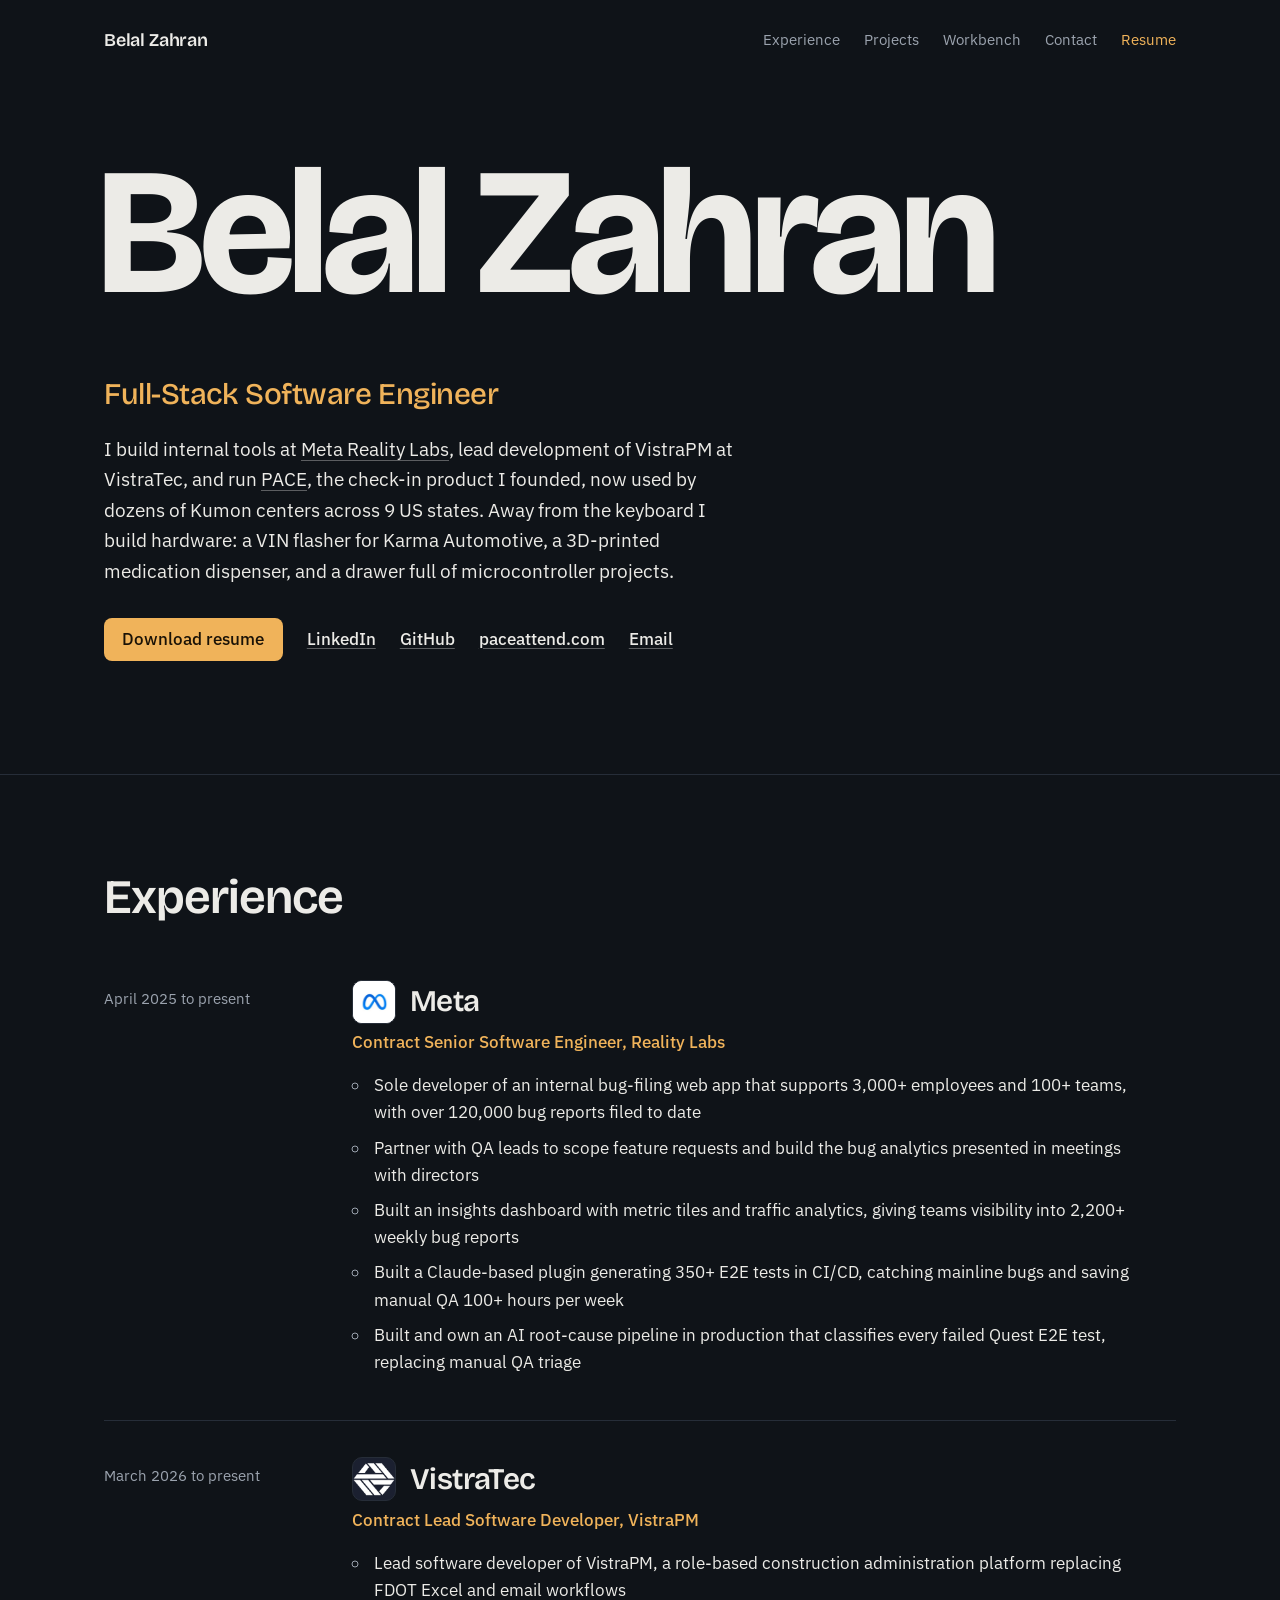
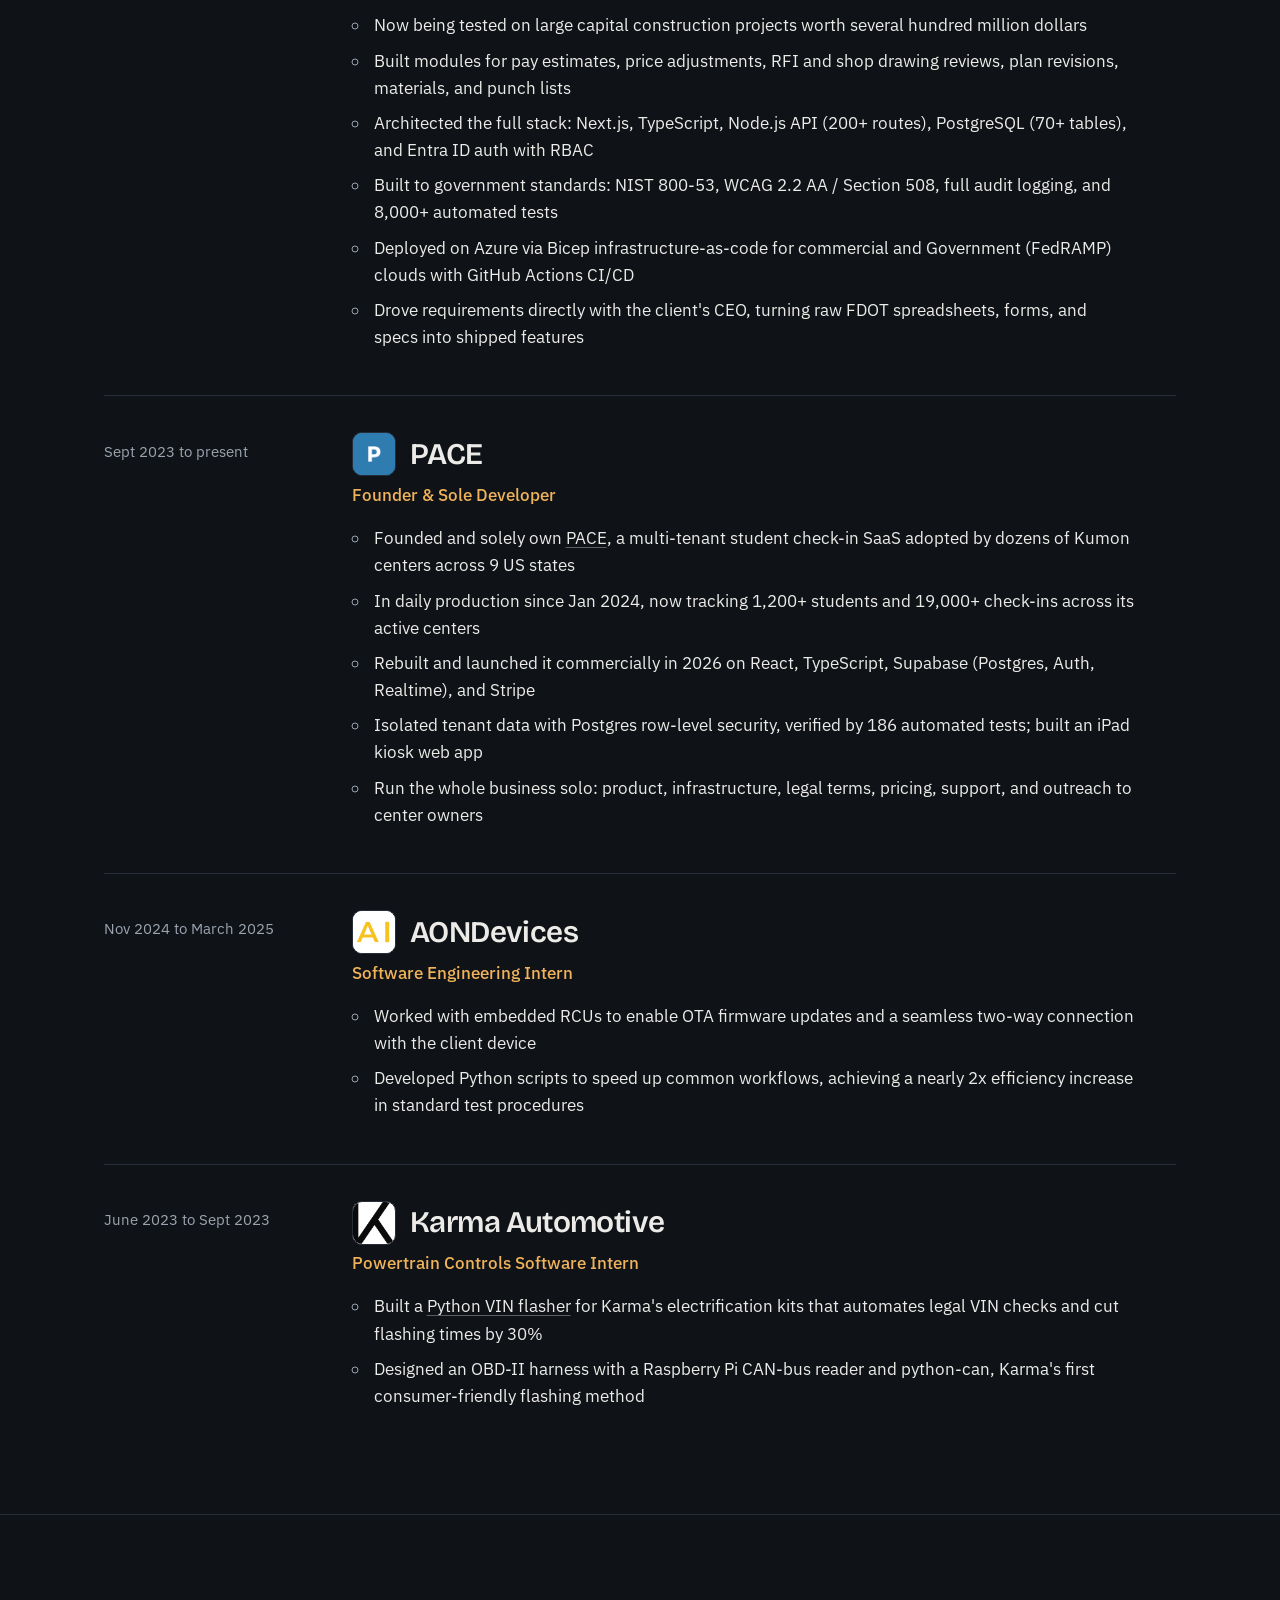
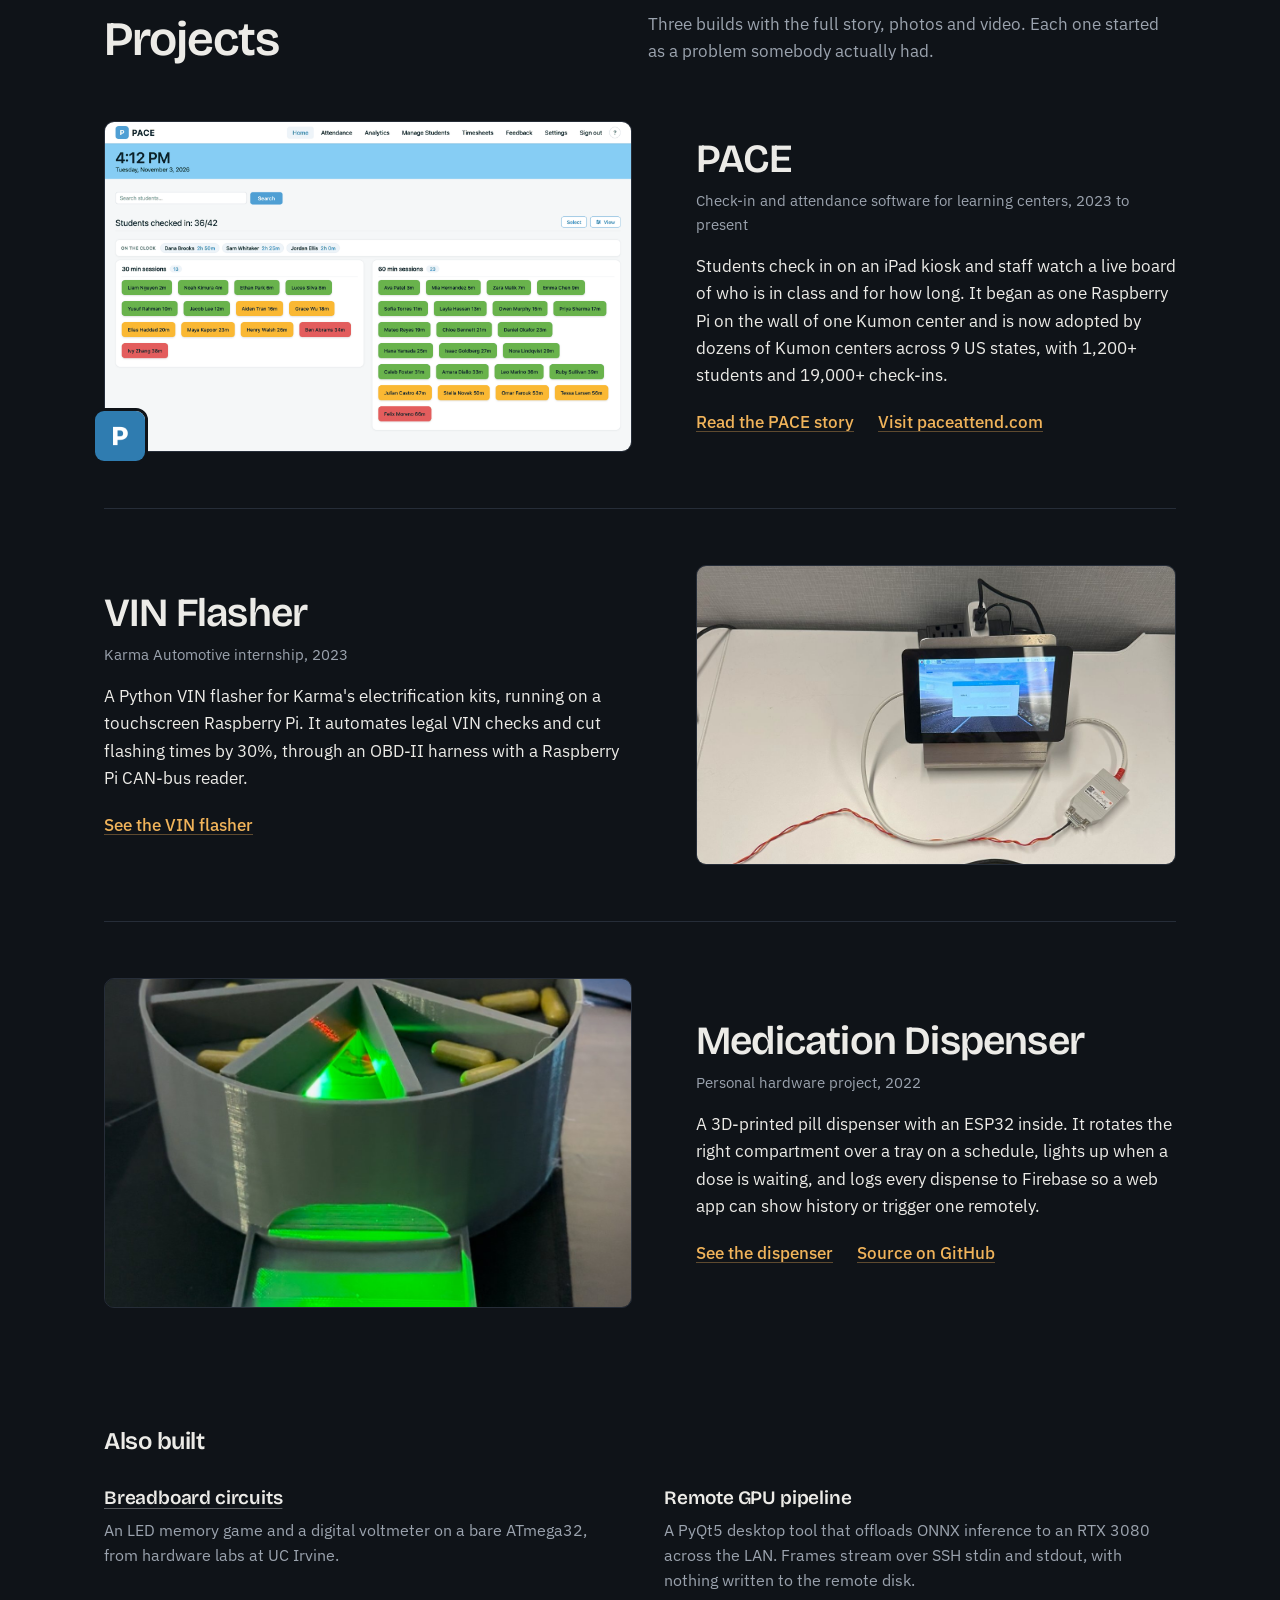
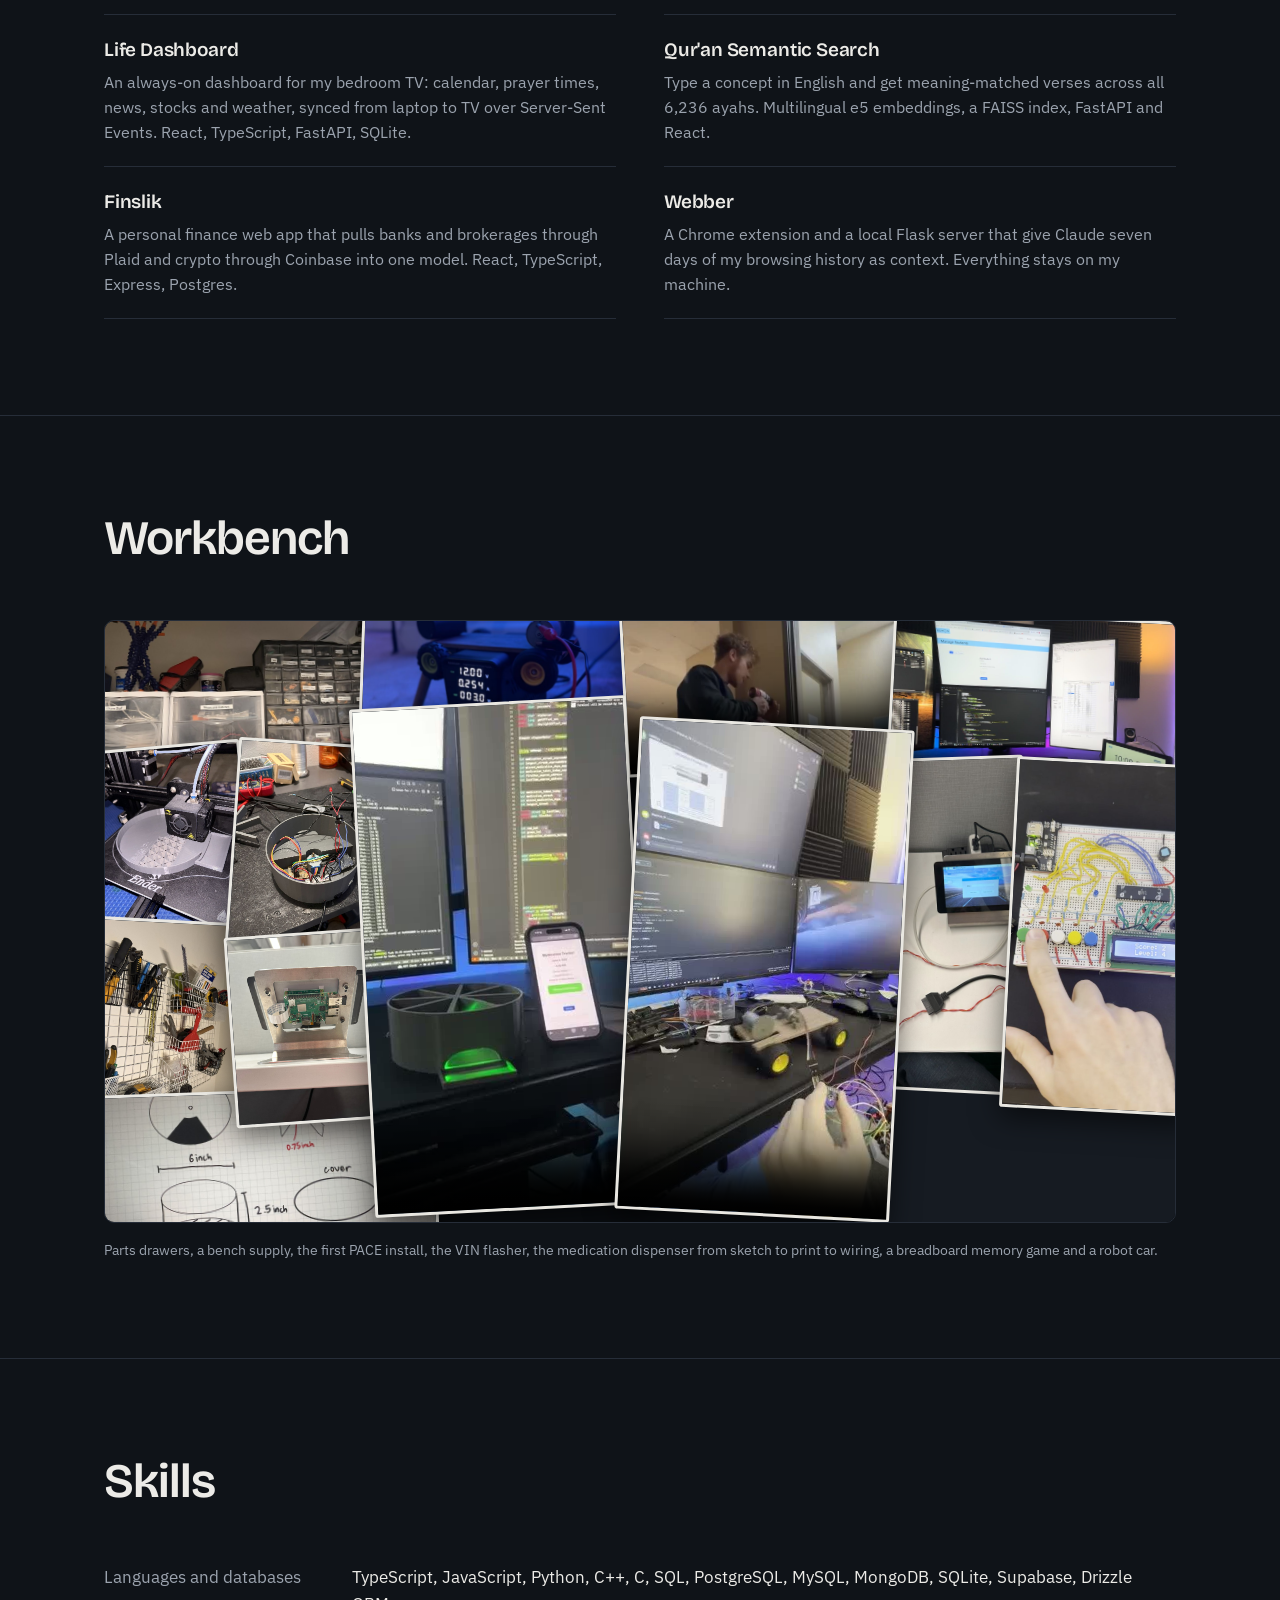
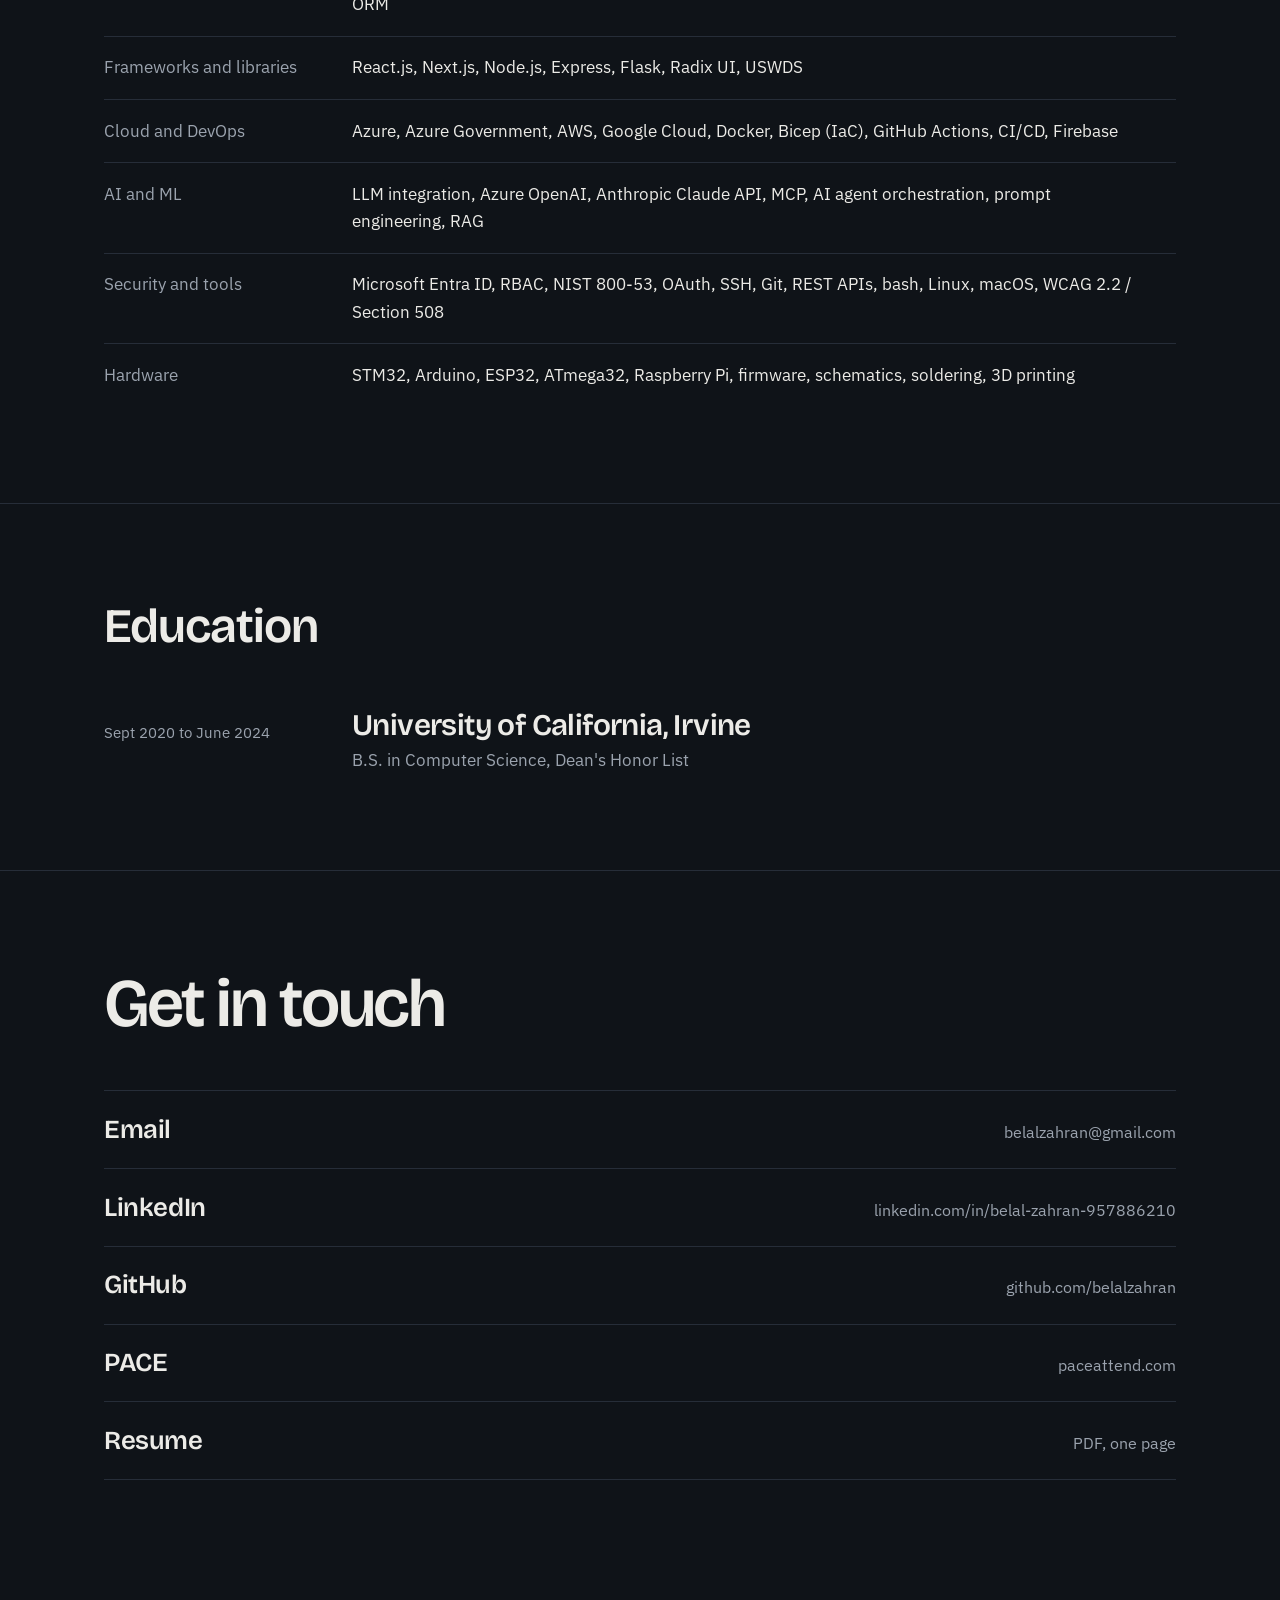
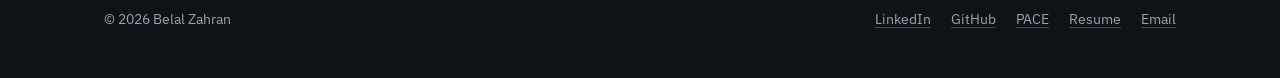
<file: index.html>
<!DOCTYPE html>
<html lang="en">
<head>
	<meta charset="utf-8">
	<meta name="viewport" content="width=device-width, initial-scale=1">
	<title>Belal Zahran - Full-Stack Software Engineer</title>
	<meta name="description" content="Belal Zahran is a full-stack software engineer: internal tools at Meta Reality Labs, lead developer of VistraPM at VistraTec, and founder of PACE.">
	<meta name="author" content="Belal Zahran">
	<meta name="theme-color" content="#0f1318">
	<link rel="canonical" href="https://belalzahran.com/">
	<meta property="og:title" content="Belal Zahran - Full-Stack Software Engineer">
	<meta property="og:description" content="Belal Zahran is a full-stack software engineer: internal tools at Meta Reality Labs, lead developer of VistraPM at VistraTec, and founder of PACE.">
	<meta property="og:type" content="website">
	<meta property="og:url" content="https://belalzahran.com/">
	<meta property="og:image" content="https://belalzahran.com/data/pace/desk.jpg">
	<link rel="icon" href="data:image/svg+xml,%3Csvg xmlns='http://www.w3.org/2000/svg' viewBox='0 0 32 32'%3E%3Crect width='32' height='32' rx='7' fill='%230f1318'/%3E%3Cpath d='M9 8h7.5a4 4 0 0 1 2.2 7.4A4.4 4.4 0 0 1 17 24H9zm3.4 3v3.6h3.7a1.8 1.8 0 0 0 0-3.6zm0 6.4V21h4.3a1.8 1.8 0 0 0 0-3.6z' fill='%23f0b35a'/%3E%3C/svg%3E">
	<link rel="preconnect" href="https://fonts.googleapis.com">
	<link rel="preconnect" href="https://fonts.gstatic.com" crossorigin>
	<link href="https://fonts.googleapis.com/css2?family=Bricolage+Grotesque:opsz,wght@12..96,500..700&family=IBM+Plex+Sans:wght@400;500;600&display=swap" rel="stylesheet">
	<link rel="stylesheet" href="css/site.css">
</head>
<body>
<a class="skip" href="#main">Skip to content</a>

<header class="wrap top">
	<a class="top__name" href="index.html">Belal Zahran</a>
	<nav class="top__nav" aria-label="Primary">
		<a href="#experience">Experience</a>
		<a href="#projects">Projects</a>
		<a href="#workbench">Workbench</a>
		<a href="#contact">Contact</a>
		<a class="top__resume" href="data/Belal_Zahran_Resume.pdf" target="_blank" rel="noopener">Resume</a>
	</nav>
</header>

<main id="main">

<section class="wrap hero">
	<h1>Belal Zahran</h1>
	<div class="hero__grid">
		<div>
			<p class="hero__role">Full-Stack Software Engineer</p>
			<p class="hero__intro">
				I build internal tools at <a href="#experience">Meta Reality Labs</a>, lead development of
				VistraPM at VistraTec, and run <a href="https://paceattend.com" rel="noopener">PACE</a>, the check-in
				product I founded, now used by dozens of Kumon centers across 9 US states.
				Away from the keyboard I build hardware: a VIN flasher for Karma Automotive,
				a 3D-printed medication dispenser, and a drawer full of microcontroller projects.
			</p>
			<ul class="links">
				<li><a class="btn" href="data/Belal_Zahran_Resume.pdf" target="_blank" rel="noopener">Download resume</a></li>
				<li><a href="https://www.linkedin.com/in/belal-zahran-957886210/" rel="noopener">LinkedIn</a></li>
				<li><a href="https://github.com/belalzahran" rel="noopener">GitHub</a></li>
				<li><a href="https://paceattend.com" rel="noopener">paceattend.com</a></li>
				<li><a href="mailto:belalzahran@gmail.com">Email</a></li>
			</ul>
		</div>
	</div>
</section>

<section class="section" id="experience">
	<div class="wrap">
		<div class="section__head">
			<h2>Experience</h2>
		</div>
		<ol class="roles">
			<li class="role">
				<p class="role__when">April 2025 to present</p>
				<div>
					<h3 class="role__co"><img class="role__logo" src="data/logos/meta.png" alt="" width="44" height="44" style="background:#fff" loading="lazy" decoding="async"><a href="https://about.meta.com/realitylabs/" rel="noopener">Meta</a></h3>
					<p class="role__title">Contract Senior Software Engineer, Reality Labs</p>
					<ul>
					<li>Sole developer of an internal bug-filing web app that supports 3,000+ employees and 100+ teams, with over 120,000 bug reports filed to date</li>
					<li>Partner with QA leads to scope feature requests and build the bug analytics presented in meetings with directors</li>
					<li>Built an insights dashboard with metric tiles and traffic analytics, giving teams visibility into 2,200+ weekly bug reports</li>
					<li>Built a Claude-based plugin generating 350+ E2E tests in CI/CD, catching mainline bugs and saving manual QA 100+ hours per week</li>
					<li>Built and own an AI root-cause pipeline in production that classifies every failed Quest E2E test, replacing manual QA triage</li>
					</ul>
				</div>
			</li>
			<li class="role">
				<p class="role__when">March 2026 to present</p>
				<div>
					<h3 class="role__co"><img class="role__logo" src="data/logos/vistratec.png" alt="" width="44" height="44" style="background:#1b2030" loading="lazy" decoding="async">VistraTec</h3>
					<p class="role__title">Contract Lead Software Developer, VistraPM</p>
					<ul>
					<li>Lead software developer of VistraPM, a role-based construction administration platform replacing FDOT Excel and email workflows</li>
					<li>Now being tested on large capital construction projects worth several hundred million dollars</li>
					<li>Built modules for pay estimates, price adjustments, RFI and shop drawing reviews, plan revisions, materials, and punch lists</li>
					<li>Architected the full stack: Next.js, TypeScript, Node.js API (200+ routes), PostgreSQL (70+ tables), and Entra ID auth with RBAC</li>
					<li>Built to government standards: NIST 800-53, WCAG 2.2 AA / Section 508, full audit logging, and 8,000+ automated tests</li>
					<li>Deployed on Azure via Bicep infrastructure-as-code for commercial and Government (FedRAMP) clouds with GitHub Actions CI/CD</li>
					<li>Drove requirements directly with the client's CEO, turning raw FDOT spreadsheets, forms, and specs into shipped features</li>
					</ul>
				</div>
			</li>
			<li class="role">
				<p class="role__when">Sept 2023 to present</p>
				<div>
					<h3 class="role__co"><img class="role__logo" src="data/logos/pace.png" alt="" width="44" height="44" style="background:#2f7cb0" loading="lazy" decoding="async"><a href="https://paceattend.com" rel="noopener">PACE</a></h3>
					<p class="role__title">Founder &amp; Sole Developer</p>
					<ul>
					<li>Founded and solely own <a href="pace.html">PACE</a>, a multi-tenant student check-in SaaS adopted by dozens of Kumon centers across 9 US states</li>
					<li>In daily production since Jan 2024, now tracking 1,200+ students and 19,000+ check-ins across its active centers</li>
					<li>Rebuilt and launched it commercially in 2026 on React, TypeScript, Supabase (Postgres, Auth, Realtime), and Stripe</li>
					<li>Isolated tenant data with Postgres row-level security, verified by 186 automated tests; built an iPad kiosk web app</li>
					<li>Run the whole business solo: product, infrastructure, legal terms, pricing, support, and outreach to center owners</li>
					</ul>
				</div>
			</li>
			<li class="role">
				<p class="role__when">Nov 2024 to March 2025</p>
				<div>
					<h3 class="role__co"><img class="role__logo" src="data/logos/aondevices.png" alt="" width="44" height="44" style="background:#fff" loading="lazy" decoding="async">AONDevices</h3>
					<p class="role__title">Software Engineering Intern</p>
					<ul>
					<li>Worked with embedded RCUs to enable OTA firmware updates and a seamless two-way connection with the client device</li>
					<li>Developed Python scripts to speed up common workflows, achieving a nearly 2x efficiency increase in standard test procedures</li>
					</ul>
				</div>
			</li>
			<li class="role">
				<p class="role__when">June 2023 to Sept 2023</p>
				<div>
					<h3 class="role__co"><img class="role__logo" src="data/logos/karma.png" alt="" width="44" height="44" style="background:#fff" loading="lazy" decoding="async">Karma Automotive</h3>
					<p class="role__title">Powertrain Controls Software Intern</p>
					<ul>
					<li>Built a <a href="vinflash.html">Python VIN flasher</a> for Karma's electrification kits that automates legal VIN checks and cut flashing times by 30%</li>
					<li>Designed an OBD-II harness with a Raspberry Pi CAN-bus reader and python-can, Karma's first consumer-friendly flashing method</li>
					</ul>
				</div>
			</li>
		</ol>
	</div>
</section>

<section class="section" id="projects">
	<div class="wrap">
		<div class="section__head">
			<h2>Projects</h2>
			<p>Three builds with the full story, photos and video. Each one started as a problem somebody actually had.</p>
		</div>

		<article class="feature">
			<div class="feature__media">
				<a href="pace.html" tabindex="-1" aria-hidden="true"><img src="data/pace/live-board.png" alt="" width="1600" height="1000" loading="lazy" decoding="async"></a>
				<img class="feature__logo" src="data/pace/logo.png" alt="PACE logo" width="300" height="300" loading="lazy">
			</div>
			<div class="feature__body">
				<h3><a href="pace.html">PACE</a></h3>
				<p class="feature__kind">Check-in and attendance software for learning centers, 2023 to present</p>
				<p>
					Students check in on an iPad kiosk and staff watch a live board of who is in class
					and for how long. It began as one Raspberry Pi on the wall of one Kumon center and is
					now adopted by dozens of Kumon centers across 9 US states, with 1,200+ students and
					19,000+ check-ins.
				</p>
				<p class="feature__more"><a href="pace.html">Read the PACE story</a> <a href="https://paceattend.com" rel="noopener">Visit paceattend.com</a></p>
			</div>
		</article>

		<article class="feature feature--flip">
			<div class="feature__media">
				<a href="vinflash.html" tabindex="-1" aria-hidden="true"><img class="crop" src="data/vin/assembly.jpg" alt="" width="1200" height="1600" loading="lazy" decoding="async" style="object-position:center 30%"></a>
			</div>
			<div class="feature__body">
				<h3><a href="vinflash.html">VIN Flasher</a></h3>
				<p class="feature__kind">Karma Automotive internship, 2023</p>
				<p>
					A Python VIN flasher for Karma's electrification kits, running on a touchscreen
					Raspberry Pi. It automates legal VIN checks and cut flashing times by 30%, through
					an OBD-II harness with a Raspberry Pi CAN-bus reader.
				</p>
				<p class="feature__more"><a href="vinflash.html">See the VIN flasher</a></p>
			</div>
		</article>

		<article class="feature">
			<div class="feature__media">
				<a href="MedicineDispenser.html" tabindex="-1" aria-hidden="true"><img class="crop" src="data/dispenser/finished.jpg" alt="" width="1179" height="1351" loading="lazy" decoding="async" style="object-position:center 62%"></a>
			</div>
			<div class="feature__body">
				<h3><a href="MedicineDispenser.html">Medication Dispenser</a></h3>
				<p class="feature__kind">Personal hardware project, 2022</p>
				<p>
					A 3D-printed pill dispenser with an ESP32 inside. It rotates the right compartment
					over a tray on a schedule, lights up when a dose is waiting, and logs every dispense
					to Firebase so a web app can show history or trigger one remotely.
				</p>
				<p class="feature__more"><a href="MedicineDispenser.html">See the dispenser</a> <a href="https://github.com/belalzahran/MedicationDispenser" rel="noopener">Source on GitHub</a></p>
			</div>
		</article>

		<div class="more">
			<h3>Also built</h3>
			<dl>
				<div>
					<dt><a href="circuits.html">Breadboard circuits</a></dt>
					<dd>An LED memory game and a digital voltmeter on a bare ATmega32, from hardware labs at UC Irvine.</dd>
				</div>
				<div>
					<dt>Remote GPU pipeline</dt>
					<dd>A PyQt5 desktop tool that offloads ONNX inference to an RTX 3080 across the LAN. Frames stream over SSH stdin and stdout, with nothing written to the remote disk.</dd>
				</div>
				<div>
					<dt>Life Dashboard</dt>
					<dd>An always-on dashboard for my bedroom TV: calendar, prayer times, news, stocks and weather, synced from laptop to TV over Server-Sent Events. React, TypeScript, FastAPI, SQLite.</dd>
				</div>
				<div>
					<dt>Qur'an Semantic Search</dt>
					<dd>Type a concept in English and get meaning-matched verses across all 6,236 ayahs. Multilingual e5 embeddings, a FAISS index, FastAPI and React.</dd>
				</div>
				<div>
					<dt>Finslik</dt>
					<dd>A personal finance web app that pulls banks and brokerages through Plaid and crypto through Coinbase into one model. React, TypeScript, Express, Postgres.</dd>
				</div>
				<div>
					<dt>Webber</dt>
					<dd>A Chrome extension and a local Flask server that give Claude seven days of my browsing history as context. Everything stays on my machine.</dd>
				</div>
			</dl>
		</div>
	</div>
</section>

<section class="section" id="workbench">
	<div class="wrap">
		<div class="section__head">
			<h2>Workbench</h2>
		</div>
		<div class="board">
			<figure class="tile" style="--x:-18;--y:-18;--w:355;--h:194;--r:-3deg;--z:1"><img src="data/workbench/parts.jpg" alt="Labeled drawers of motors, batteries, soldering supplies and small parts" width="1200" height="900" loading="lazy" decoding="async"></figure>
			<figure class="tile" style="--x:305;--y:-12;--w:350;--h:182;--r:2deg;--z:1"><img src="data/workbench/bench-supply.jpg" alt="Bench power supply reading 12.00 volts under blue light" width="1200" height="670" loading="lazy" decoding="async"></figure>
			<figure class="tile" style="--x:620;--y:-18;--w:351;--h:197;--r:-3deg;--z:1"><video src="data/pace/install.mp4" poster="data/pace/install-poster.jpg" aria-label="Mounting the first PACE kiosk on the wall of a Kumon center" muted loop playsinline preload="none" data-inview></video></figure>
			<figure class="tile" style="--x:939;--y:-8;--w:365;--h:205;--r:3deg;--z:1"><img src="data/pace/desk.jpg" alt="Three monitors of code with a Raspberry Pi touchscreen kiosk on the desk" width="1300" height="734" loading="lazy" decoding="async"></figure>
			<figure class="tile" style="--x:-13;--y:148;--w:184;--h:242;--r:-5deg;--z:2"><img src="data/workbench/printer.jpg" alt="3D printer laying down the base of the medication dispenser" width="1050" height="1400" loading="lazy" decoding="async"></figure>
			<figure class="tile" style="--x:152;--y:144;--w:189;--h:246;--r:4deg;--z:3"><img src="data/dispenser/wiring.jpg" alt="ESP32 and wiring inside the printed dispenser shell" width="1200" height="1600" loading="lazy" decoding="async"></figure>
			<figure class="tile" style="--x:-17;--y:358;--w:193;--h:236;--r:3deg;--z:2"><img src="data/workbench/tools.jpg" alt="Wall grid of pliers, cutters, screwdrivers and calipers" width="1050" height="1400" loading="lazy" decoding="async"></figure>
			<figure class="tile" style="--x:149;--y:372;--w:195;--h:229;--r:-4deg;--z:3"><img src="data/vin/back.jpg" alt="Raspberry Pi mounted behind the VIN flasher touchscreen" width="1200" height="1600" loading="lazy" decoding="async"></figure>
			<figure class="tile" style="--x:928;--y:163;--w:177;--h:425;--r:-2deg;--z:2"><img src="data/vin/assembly.jpg" alt="VIN flasher touchscreen wired to a CAN-bus reader and OBD-II connector" width="1200" height="1600" loading="lazy" decoding="async"></figure>
			<figure class="tile" style="--x:1080;--y:167;--w:232;--h:420;--r:3deg;--z:3"><img src="data/workbench/memory-game.jpg" alt="Breadboard memory game with an ATmega32, four buttons and an LCD" width="630" height="1120" loading="lazy" decoding="async"></figure>
			<figure class="tile" style="--x:-22;--y:561;--w:419;--h:184;--r:-2deg;--z:2"><img src="data/dispenser/sketch.jpg" alt="Hand-drawn dimensioned sketch of the dispenser disk, fan, case and cover" width="1400" height="1050" loading="lazy" decoding="async"></figure>
			<figure class="tile" style="--x:921;--y:566;--w:390;--h:184;--r:3deg;--z:2"><img src="data/vin/screen.jpg" alt="VIN flasher password screen on the Raspberry Pi touchscreen" width="1179" height="997" loading="lazy" decoding="async"></figure>
			<figure class="tile" style="--x:307;--y:96;--w:331;--h:610;--r:-3deg;--z:5"><video src="data/dispenser/demo.mp4" poster="data/dispenser/demo-poster.jpg" aria-label="Medication dispenser lighting up next to its phone web app" muted loop playsinline preload="none" data-inview></video></figure>
			<figure class="tile" style="--x:625;--y:122;--w:329;--h:591;--r:3deg;--z:6"><video src="data/workbench/rc-car.mp4" poster="data/workbench/rc-car-poster.jpg" aria-label="Small four-wheeled robot car driven from a breadboard controller" muted loop playsinline preload="none" data-inview></video></figure>
		</div>
		<p class="board__note">
			Parts drawers, a bench supply, the first PACE install, the VIN flasher, the medication
			dispenser from sketch to print to wiring, a breadboard memory game and a robot car.
		</p>
	</div>
</section>

<section class="section" id="skills">
	<div class="wrap">
		<div class="section__head"><h2>Skills</h2></div>
		<dl class="skills">
			<div><dt>Languages and databases</dt><dd>TypeScript, JavaScript, Python, C++, C, SQL, PostgreSQL, MySQL, MongoDB, SQLite, Supabase, Drizzle ORM</dd></div>
			<div><dt>Frameworks and libraries</dt><dd>React.js, Next.js, Node.js, Express, Flask, Radix UI, USWDS</dd></div>
			<div><dt>Cloud and DevOps</dt><dd>Azure, Azure Government, AWS, Google Cloud, Docker, Bicep (IaC), GitHub Actions, CI/CD, Firebase</dd></div>
			<div><dt>AI and ML</dt><dd>LLM integration, Azure OpenAI, Anthropic Claude API, MCP, AI agent orchestration, prompt engineering, RAG</dd></div>
			<div><dt>Security and tools</dt><dd>Microsoft Entra ID, RBAC, NIST 800-53, OAuth, SSH, Git, REST APIs, bash, Linux, macOS, WCAG 2.2 / Section 508</dd></div>
			<div><dt>Hardware</dt><dd>STM32, Arduino, ESP32, ATmega32, Raspberry Pi, firmware, schematics, soldering, 3D printing</dd></div>
		</dl>
	</div>
</section>

<section class="section" id="education">
	<div class="wrap">
		<div class="section__head"><h2>Education</h2></div>
		<div class="school">
			<p class="role__when">Sept 2020 to June 2024</p>
			<div>
				<h3>University of California, Irvine</h3>
				<p>B.S. in Computer Science, Dean's Honor List</p>
			</div>
		</div>
	</div>
</section>

<section class="section contact" id="contact">
	<div class="wrap">
		<h2>Get in touch</h2>
		<ul class="contact__list">
			<li><a href="mailto:belalzahran@gmail.com"><b>Email</b><span>belalzahran@gmail.com</span></a></li>
			<li><a href="https://www.linkedin.com/in/belal-zahran-957886210/" rel="noopener"><b>LinkedIn</b><span>linkedin.com/in/belal-zahran-957886210</span></a></li>
			<li><a href="https://github.com/belalzahran" rel="noopener"><b>GitHub</b><span>github.com/belalzahran</span></a></li>
			<li><a href="https://paceattend.com" rel="noopener"><b>PACE</b><span>paceattend.com</span></a></li>
			<li><a href="data/Belal_Zahran_Resume.pdf" target="_blank" rel="noopener"><b>Resume</b><span>PDF, one page</span></a></li>
		</ul>
	</div>
</section>

</main>

<footer class="wrap foot">
	<span>&copy; 2026 Belal Zahran</span>
	<nav aria-label="Footer">
		<a href="https://www.linkedin.com/in/belal-zahran-957886210/" rel="noopener">LinkedIn</a>
		<a href="https://github.com/belalzahran" rel="noopener">GitHub</a>
		<a href="https://paceattend.com" rel="noopener">PACE</a>
		<a href="data/Belal_Zahran_Resume.pdf" target="_blank" rel="noopener">Resume</a>
		<a href="mailto:belalzahran@gmail.com">Email</a>
	</nav>
</footer>

<script src="js/site.js" defer></script>
</body>
</html>
</file>
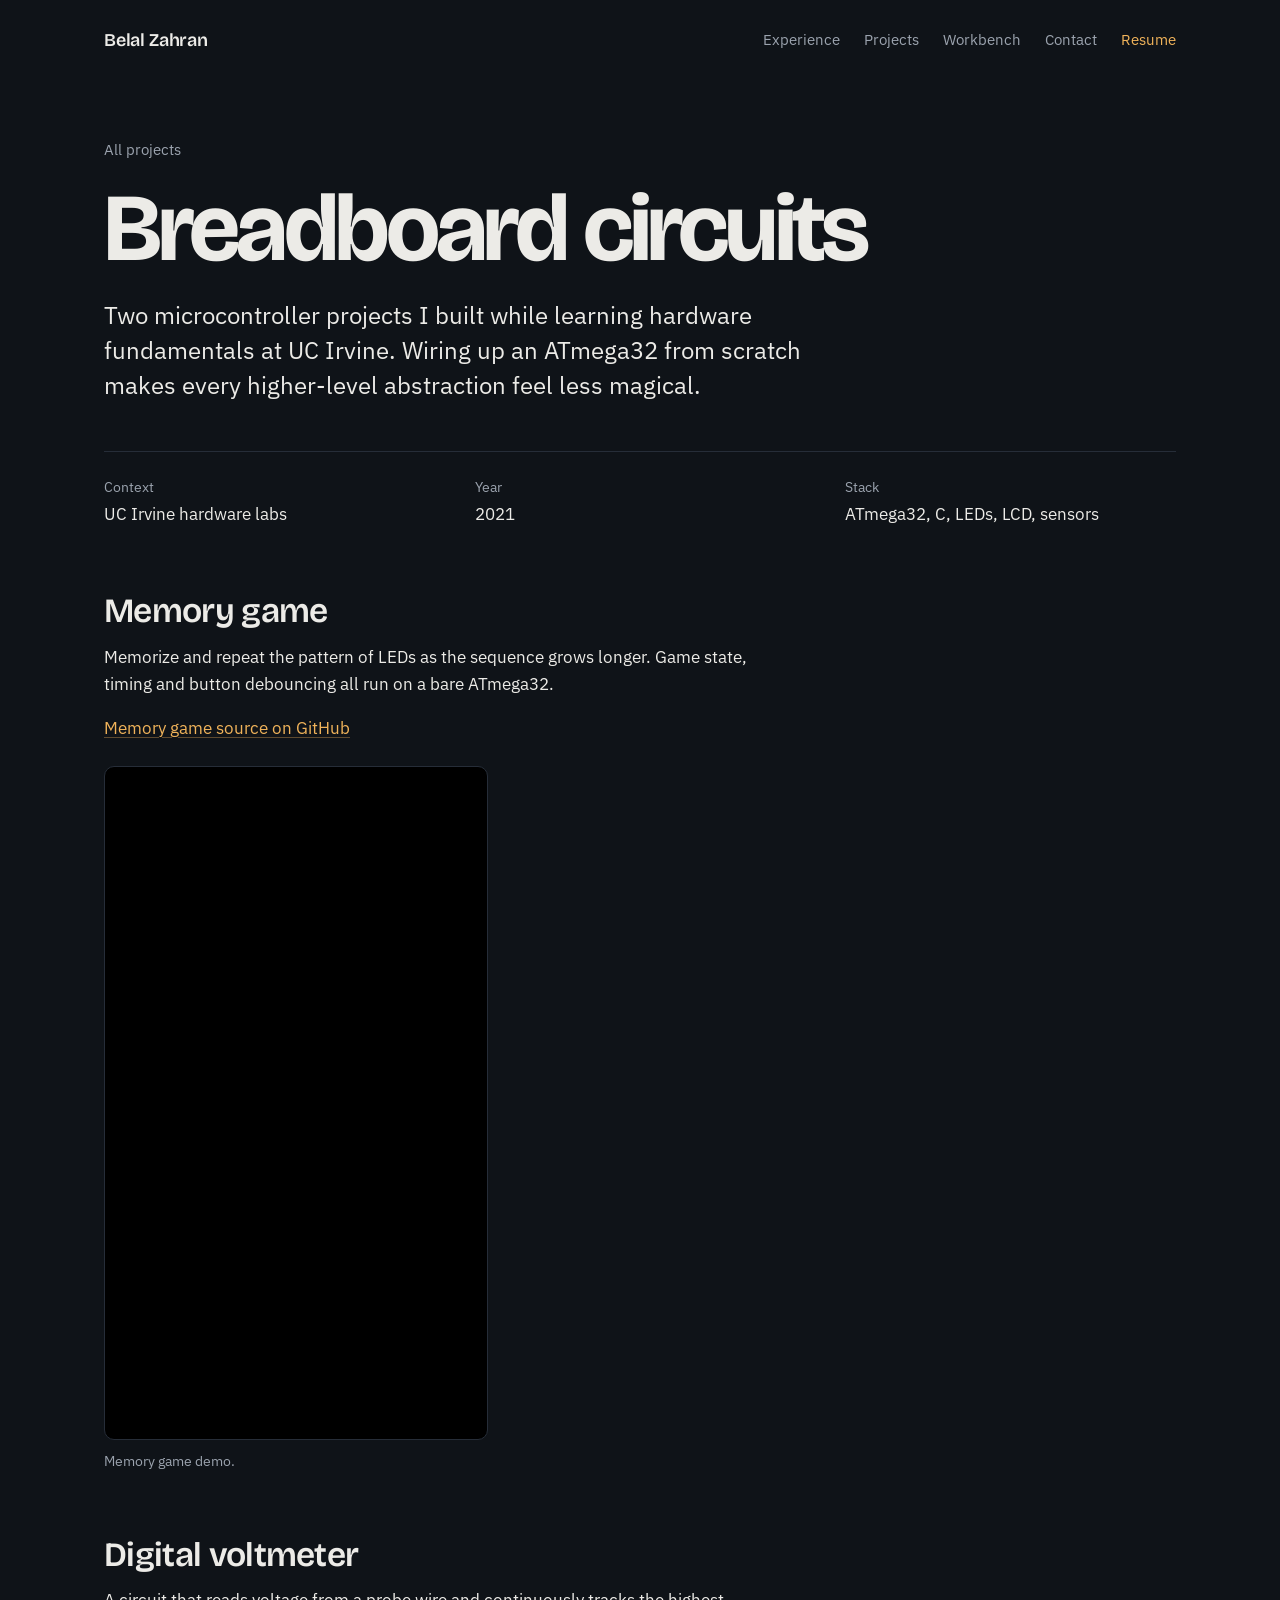
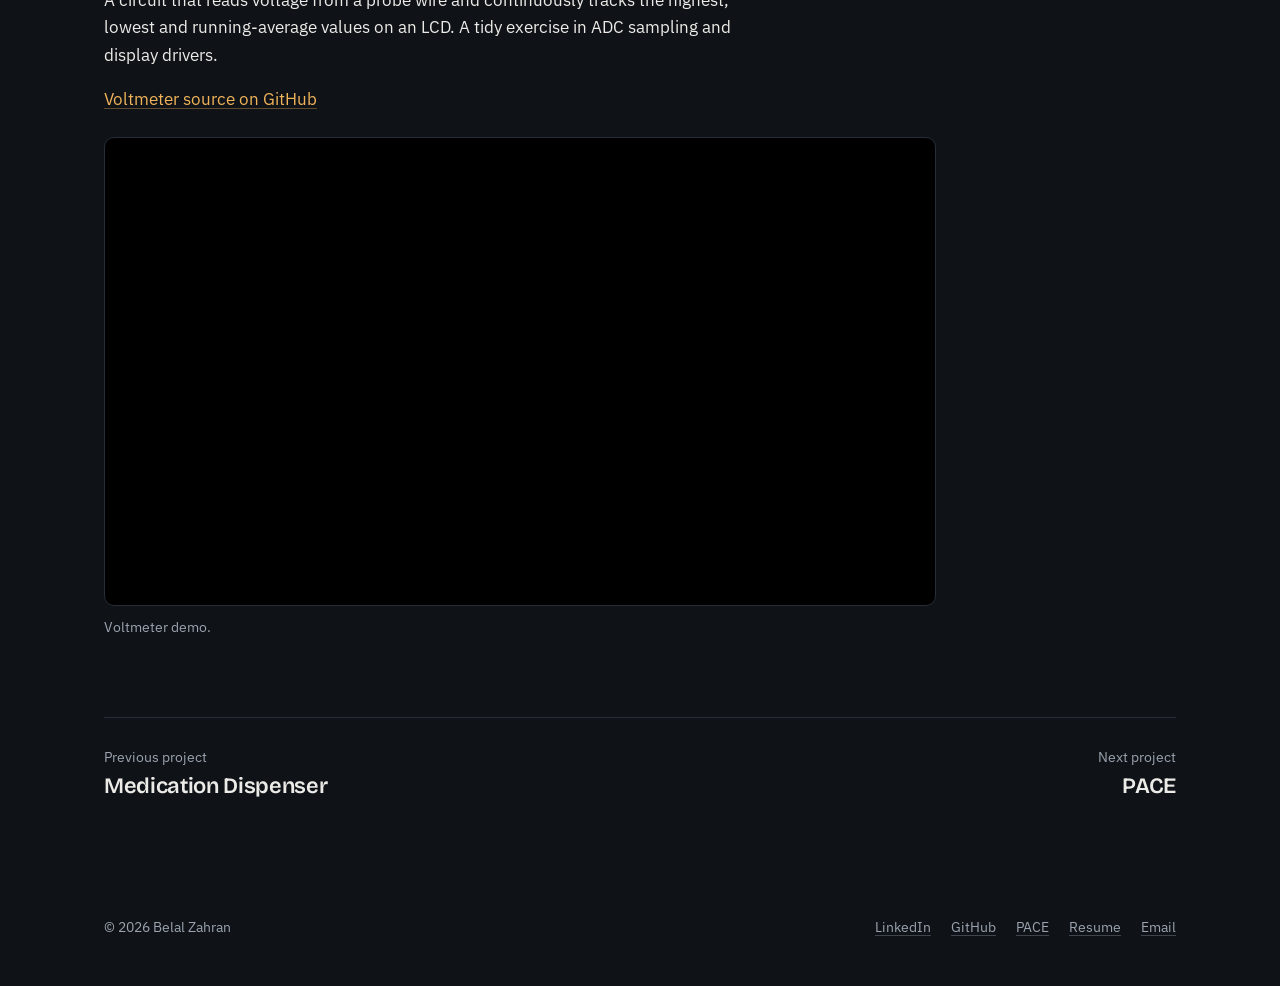
<file: circuits.html>
<!DOCTYPE html>
<html lang="en">
<head>
	<meta charset="utf-8">
	<meta name="viewport" content="width=device-width, initial-scale=1">
	<title>Breadboard circuits - Belal Zahran</title>
	<meta name="description" content="An LED memory game and a digital voltmeter built on a bare ATmega32.">
	<meta name="author" content="Belal Zahran">
	<meta name="theme-color" content="#0f1318">
	<link rel="canonical" href="https://belalzahran.com/circuits.html">
	<meta property="og:title" content="Breadboard circuits - Belal Zahran">
	<meta property="og:description" content="An LED memory game and a digital voltmeter built on a bare ATmega32.">
	<meta property="og:type" content="website">
	<meta property="og:url" content="https://belalzahran.com/circuits.html">
	<meta property="og:image" content="https://belalzahran.com/data/workbench/memory-game.jpg">
	<link rel="icon" href="data:image/svg+xml,%3Csvg xmlns='http://www.w3.org/2000/svg' viewBox='0 0 32 32'%3E%3Crect width='32' height='32' rx='7' fill='%230f1318'/%3E%3Cpath d='M9 8h7.5a4 4 0 0 1 2.2 7.4A4.4 4.4 0 0 1 17 24H9zm3.4 3v3.6h3.7a1.8 1.8 0 0 0 0-3.6zm0 6.4V21h4.3a1.8 1.8 0 0 0 0-3.6z' fill='%23f0b35a'/%3E%3C/svg%3E">
	<link rel="preconnect" href="https://fonts.googleapis.com">
	<link rel="preconnect" href="https://fonts.gstatic.com" crossorigin>
	<link href="https://fonts.googleapis.com/css2?family=Bricolage+Grotesque:opsz,wght@12..96,500..700&family=IBM+Plex+Sans:wght@400;500;600&display=swap" rel="stylesheet">
	<link rel="stylesheet" href="css/site.css">
</head>
<body>
<a class="skip" href="#main">Skip to content</a>

<header class="wrap top">
	<a class="top__name" href="index.html">Belal Zahran</a>
	<nav class="top__nav" aria-label="Primary">
		<a href="index.html#experience">Experience</a>
		<a href="index.html#projects">Projects</a>
		<a href="index.html#workbench">Workbench</a>
		<a href="index.html#contact">Contact</a>
		<a class="top__resume" href="data/Belal_Zahran_Resume.pdf" target="_blank" rel="noopener">Resume</a>
	</nav>
</header>

<main id="main" class="wrap case">
	<a class="case__back" href="index.html#projects">All projects</a>
	<h1>Breadboard circuits</h1>
	<p class="case__lead">
		Two microcontroller projects I built while learning hardware fundamentals at UC Irvine.
		Wiring up an ATmega32 from scratch makes every higher-level abstraction feel less magical.
	</p>
	<dl class="facts">
		<div><dt>Context</dt><dd>UC Irvine hardware labs</dd></div>
		<div><dt>Year</dt><dd>2021</dd></div>
		<div><dt>Stack</dt><dd>ATmega32, C, LEDs, LCD, sensors</dd></div>
	</dl>

	<div class="prose block">
		<h2>Memory game</h2>
		<p>
			Memorize and repeat the pattern of LEDs as the sequence grows longer. Game state,
			timing and button debouncing all run on a bare ATmega32.
		</p>
		<p><a href="https://github.com/belalzahran/Atmega32-Memory-Game" rel="noopener">Memory game source on GitHub</a></p>
	</div>
	<figure class="block" style="margin-top:1.5rem">
		<div class="video video--portrait">
			<script src="https://fast.wistia.com/embed/medias/uy6r1vt365.jsonp" async></script>
			<script src="https://fast.wistia.com/assets/external/E-v1.js" async></script>
			<div class="wistia_responsive_padding" style="padding:175.9% 0 0 0;position:relative;">
				<div class="wistia_responsive_wrapper" style="height:100%;left:0;position:absolute;top:0;width:100%;">
					<div class="wistia_embed wistia_async_uy6r1vt365 seo=true videoFoam=true" style="height:100%;position:relative;width:100%" title="Memory game demo video">&nbsp;</div>
				</div>
			</div>
		</div>
		<figcaption>Memory game demo.</figcaption>
	</figure>

	<div class="prose block">
		<h2>Digital voltmeter</h2>
		<p>
			A circuit that reads voltage from a probe wire and continuously tracks the highest,
			lowest and running-average values on an LCD. A tidy exercise in ADC sampling and
			display drivers.
		</p>
		<p><a href="https://github.com/belalzahran/Atmega32-Voltmeter" rel="noopener">Voltmeter source on GitHub</a></p>
	</div>
	<figure class="block" style="margin-top:1.5rem">
		<div class="video video--land">
			<script src="https://fast.wistia.com/embed/medias/1t1pscyq0q.jsonp" async></script>
			<script src="https://fast.wistia.com/assets/external/E-v1.js" async></script>
			<div class="wistia_responsive_padding" style="padding:56.25% 0 0 0;position:relative;">
				<div class="wistia_responsive_wrapper" style="height:100%;left:0;position:absolute;top:0;width:100%;">
					<div class="wistia_embed wistia_async_1t1pscyq0q seo=true videoFoam=true" style="height:100%;position:relative;width:100%" title="Digital voltmeter demo video">&nbsp;</div>
				</div>
			</div>
		</div>
		<figcaption>Voltmeter demo.</figcaption>
	</figure>

	<nav class="pager" aria-label="More projects">
		<a href="MedicineDispenser.html"><small>Previous project</small><b>Medication Dispenser</b></a>
		<a href="pace.html"><small>Next project</small><b>PACE</b></a>
	</nav>
</main>

<footer class="wrap foot">
	<span>&copy; 2026 Belal Zahran</span>
	<nav aria-label="Footer">
		<a href="https://www.linkedin.com/in/belal-zahran-957886210/" rel="noopener">LinkedIn</a>
		<a href="https://github.com/belalzahran" rel="noopener">GitHub</a>
		<a href="https://paceattend.com" rel="noopener">PACE</a>
		<a href="data/Belal_Zahran_Resume.pdf" target="_blank" rel="noopener">Resume</a>
		<a href="mailto:belalzahran@gmail.com">Email</a>
	</nav>
</footer>

</body>
</html>
</file>
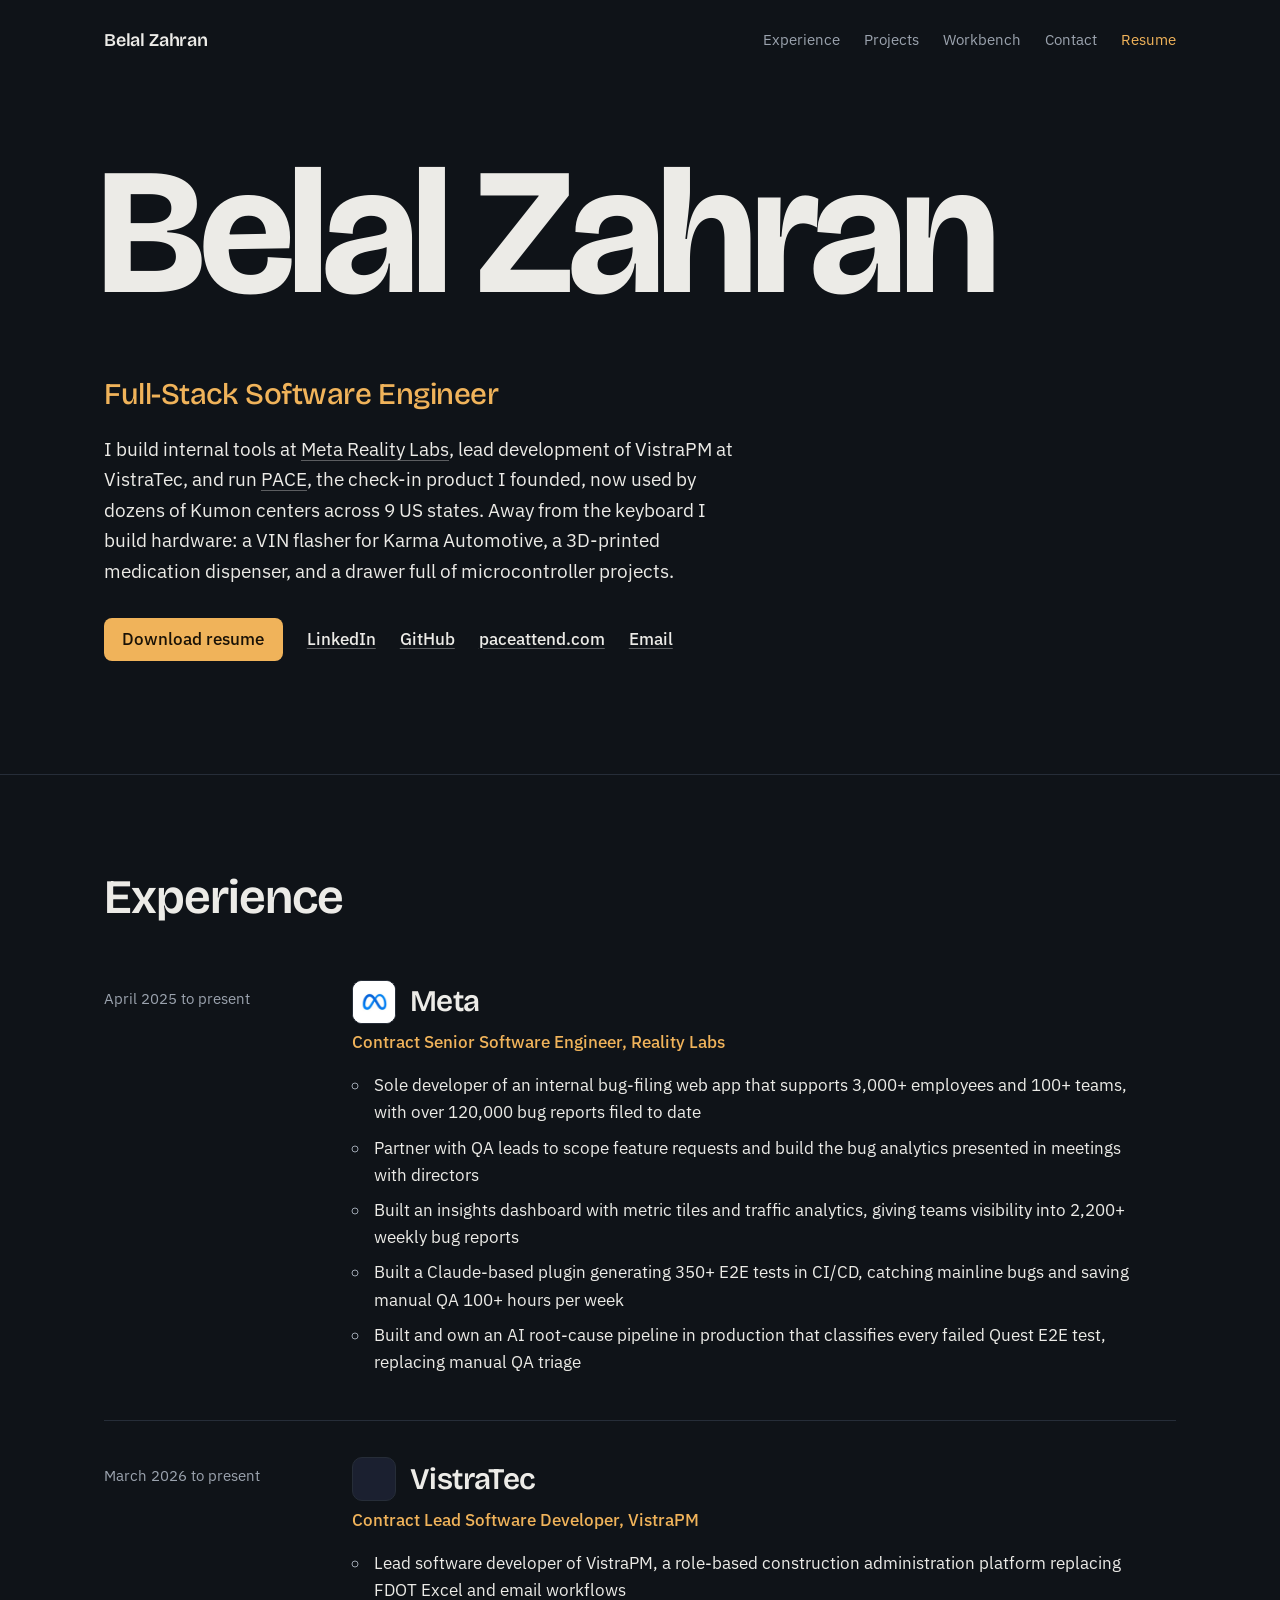
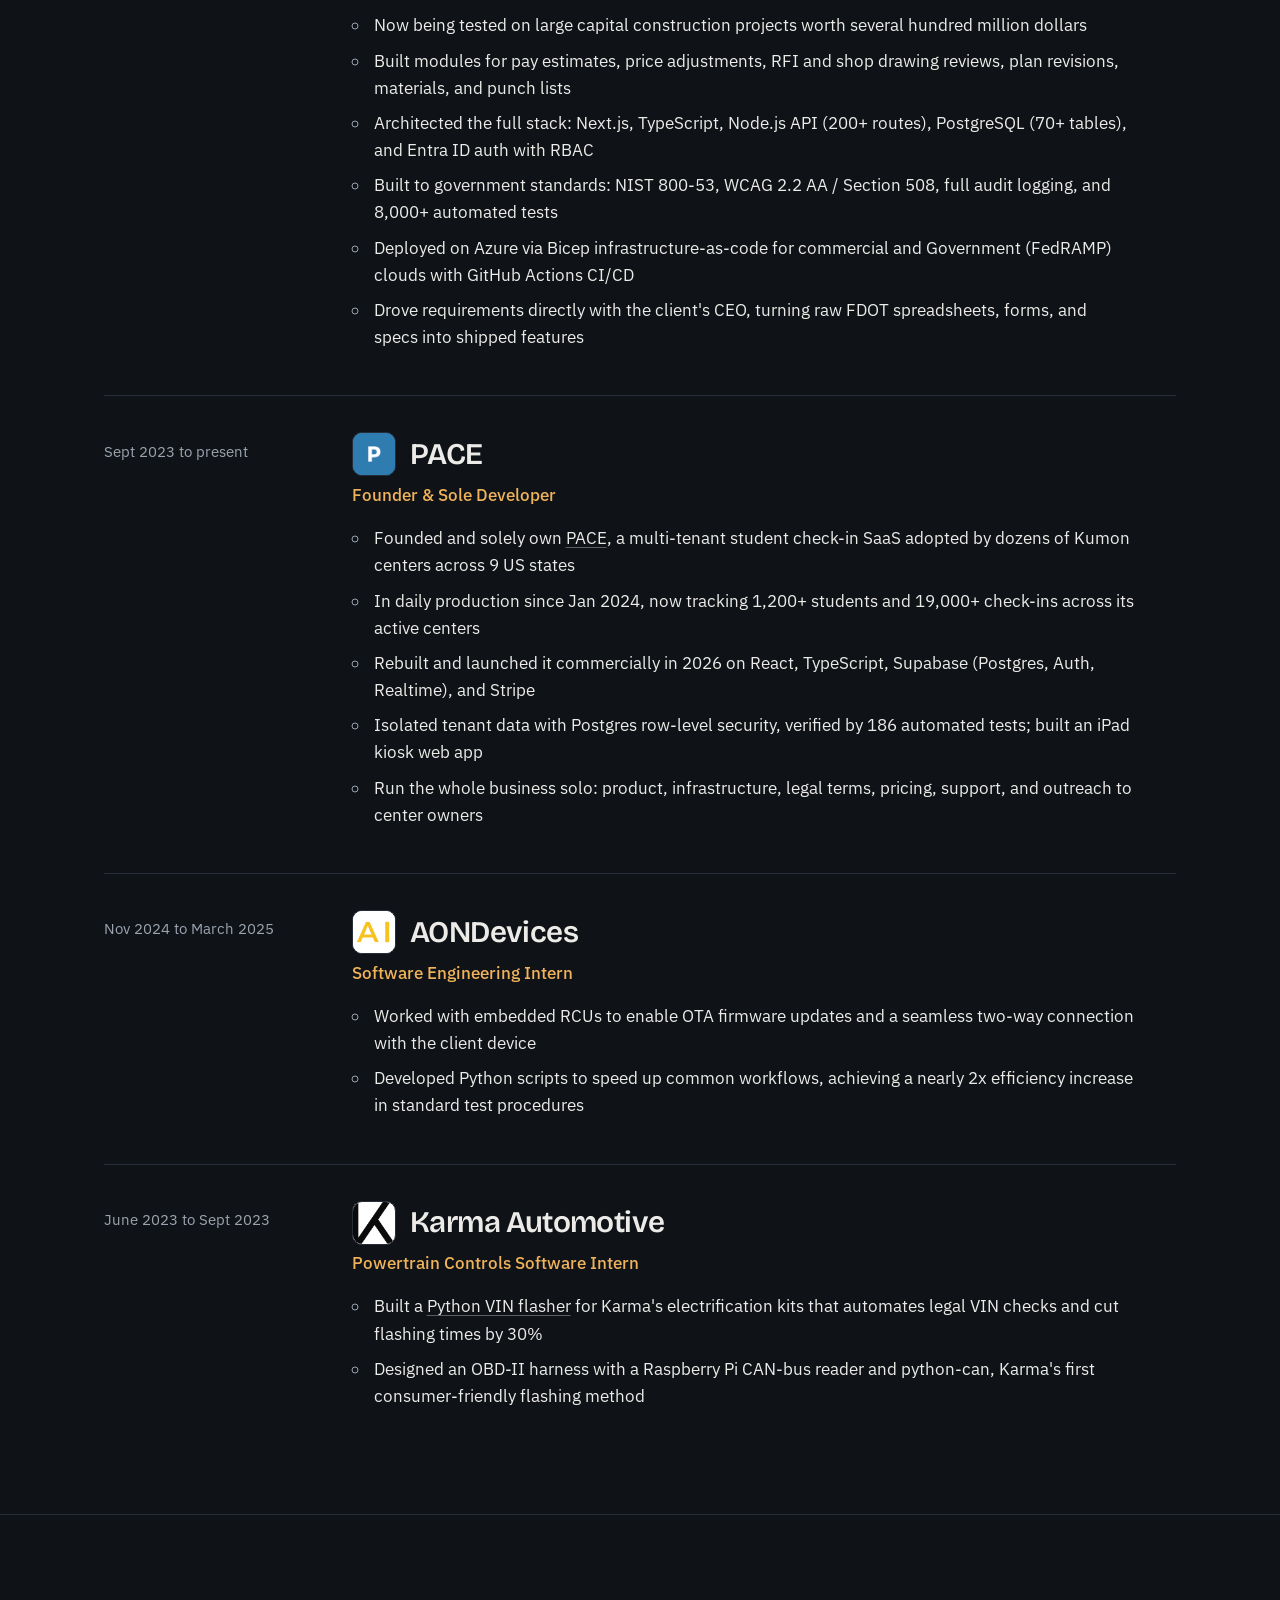
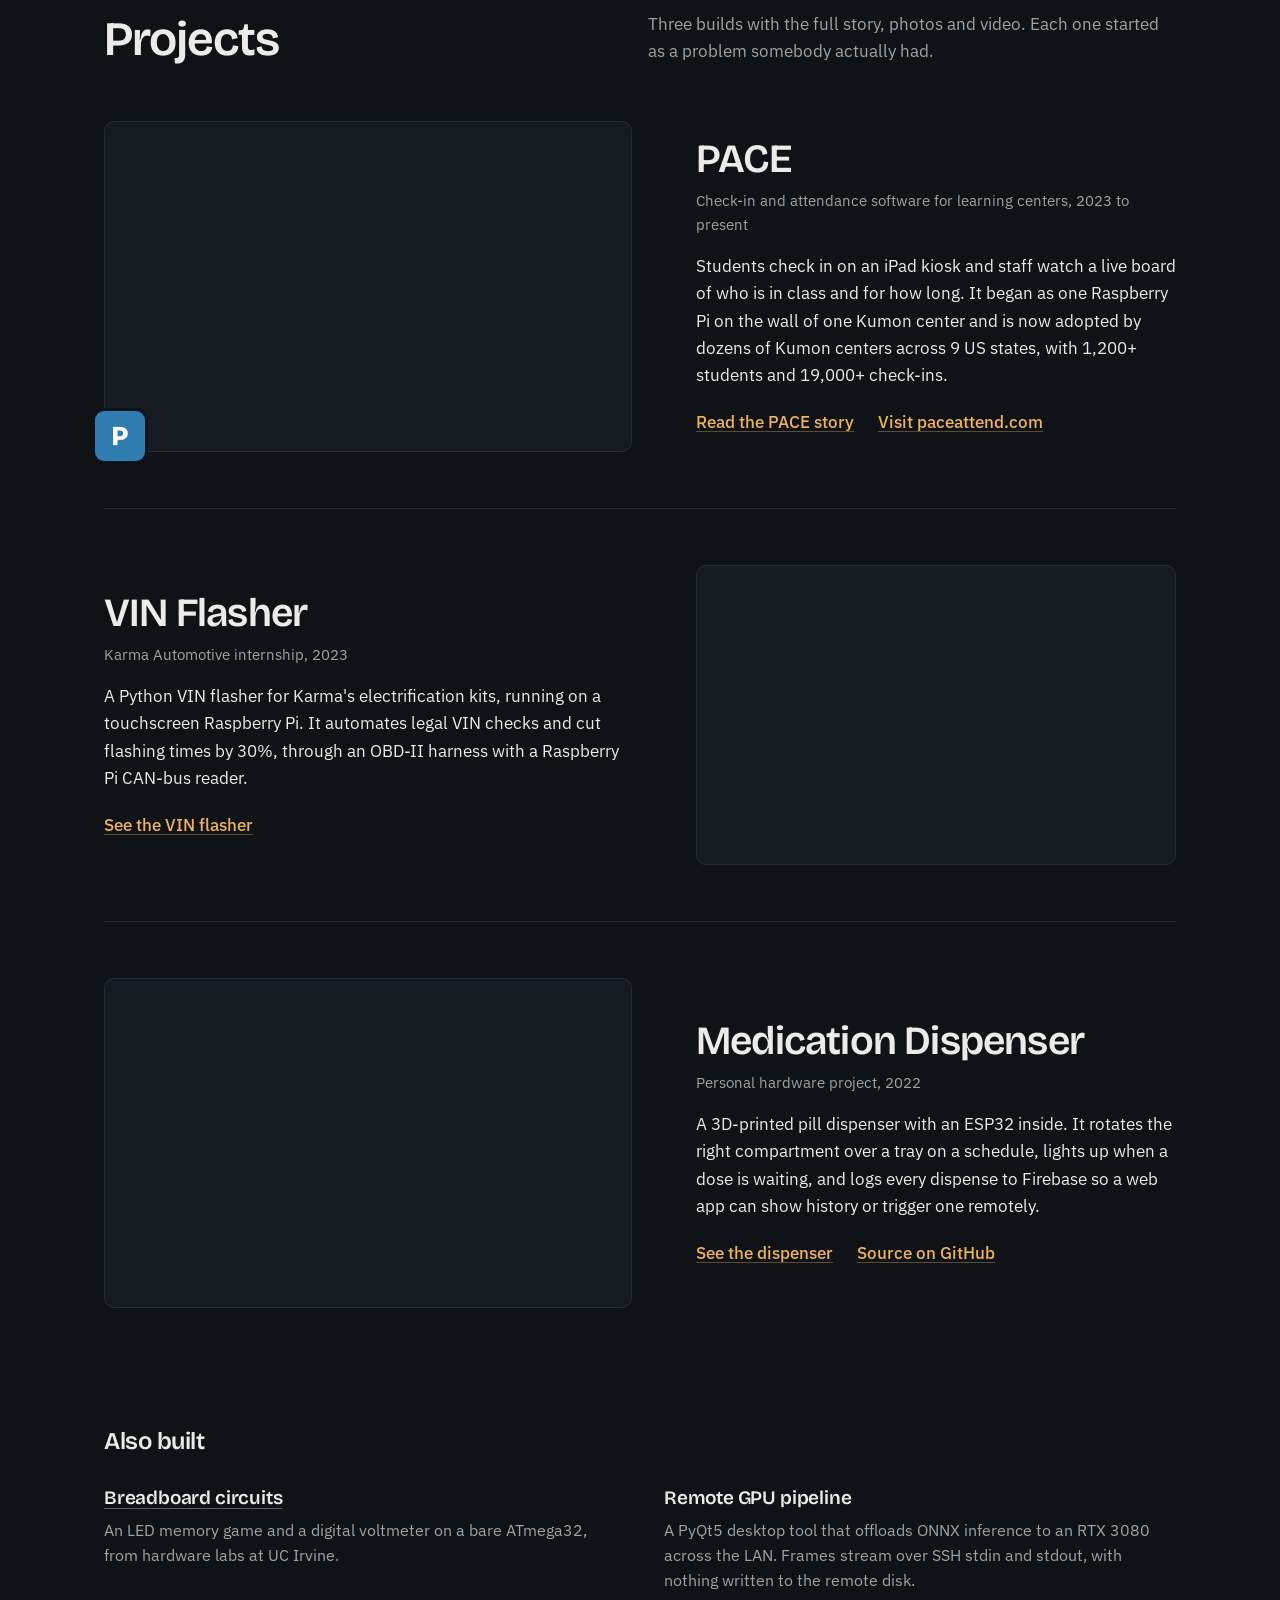
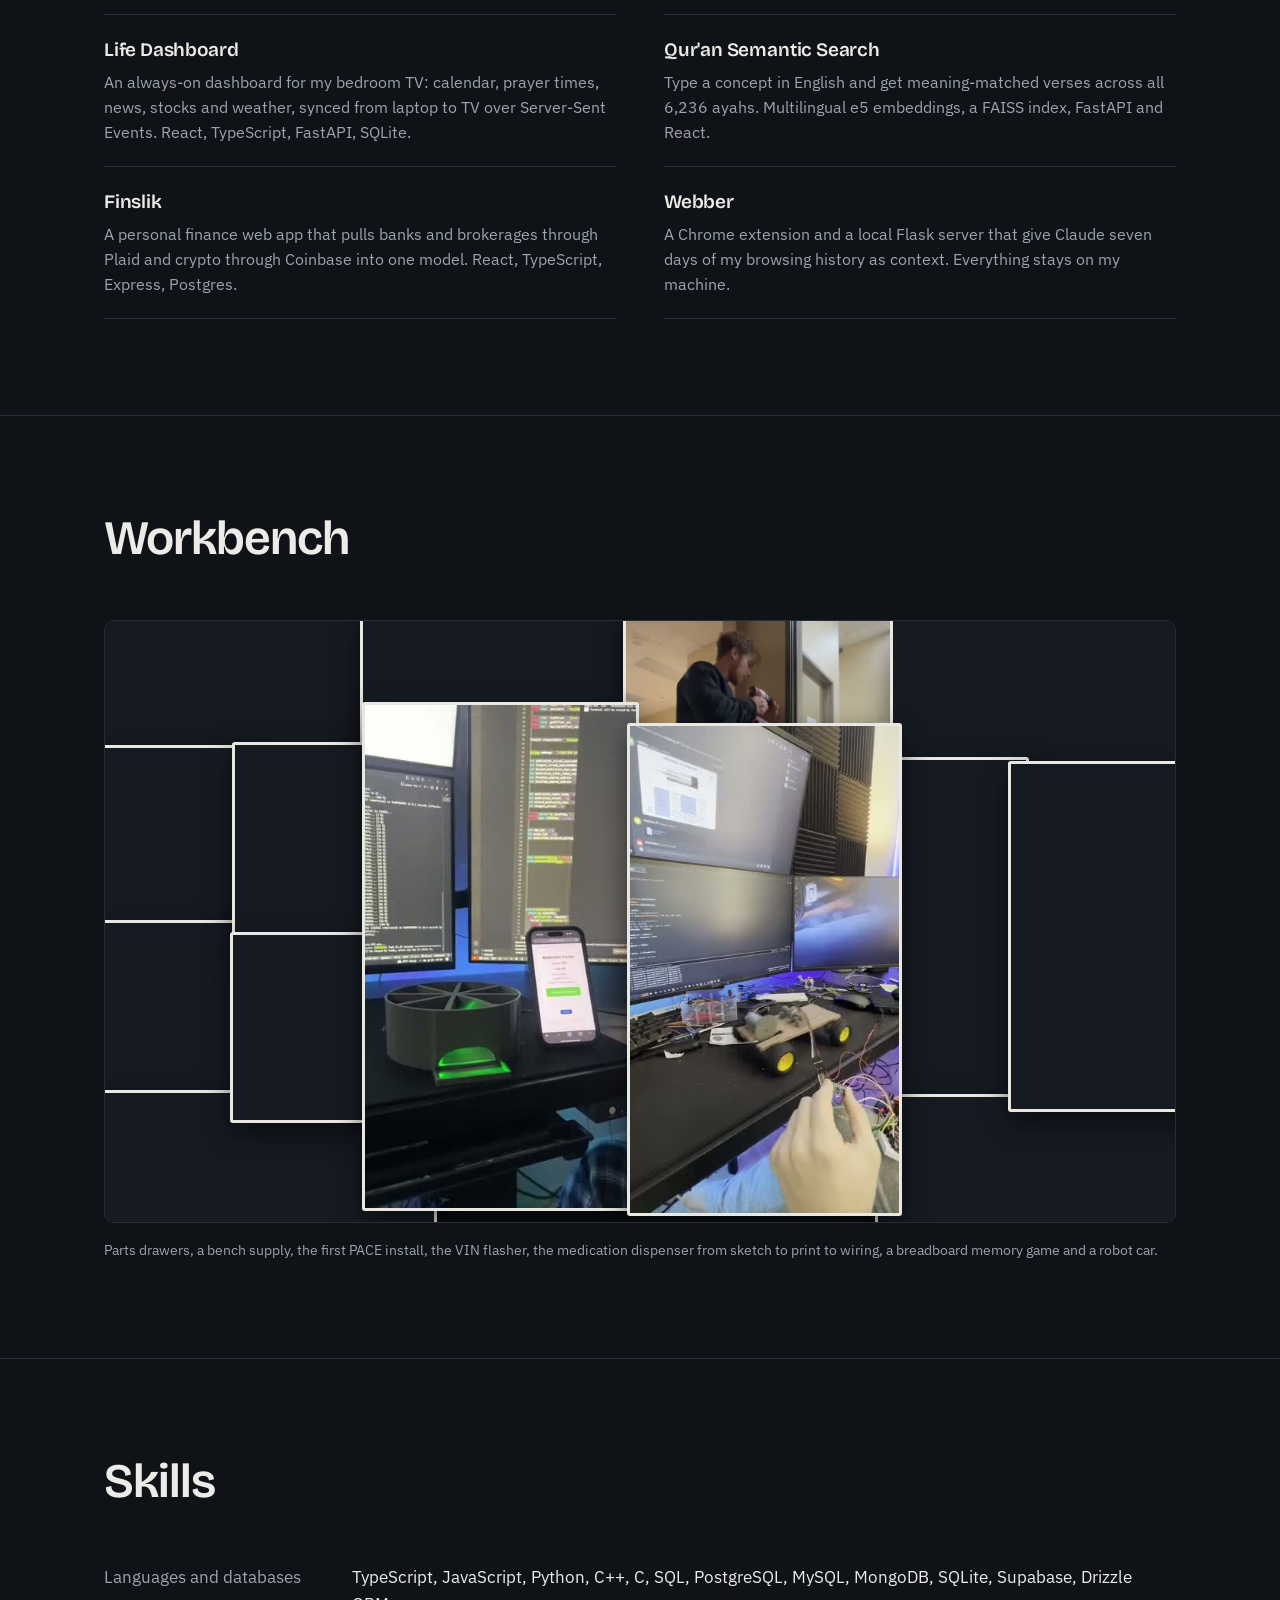
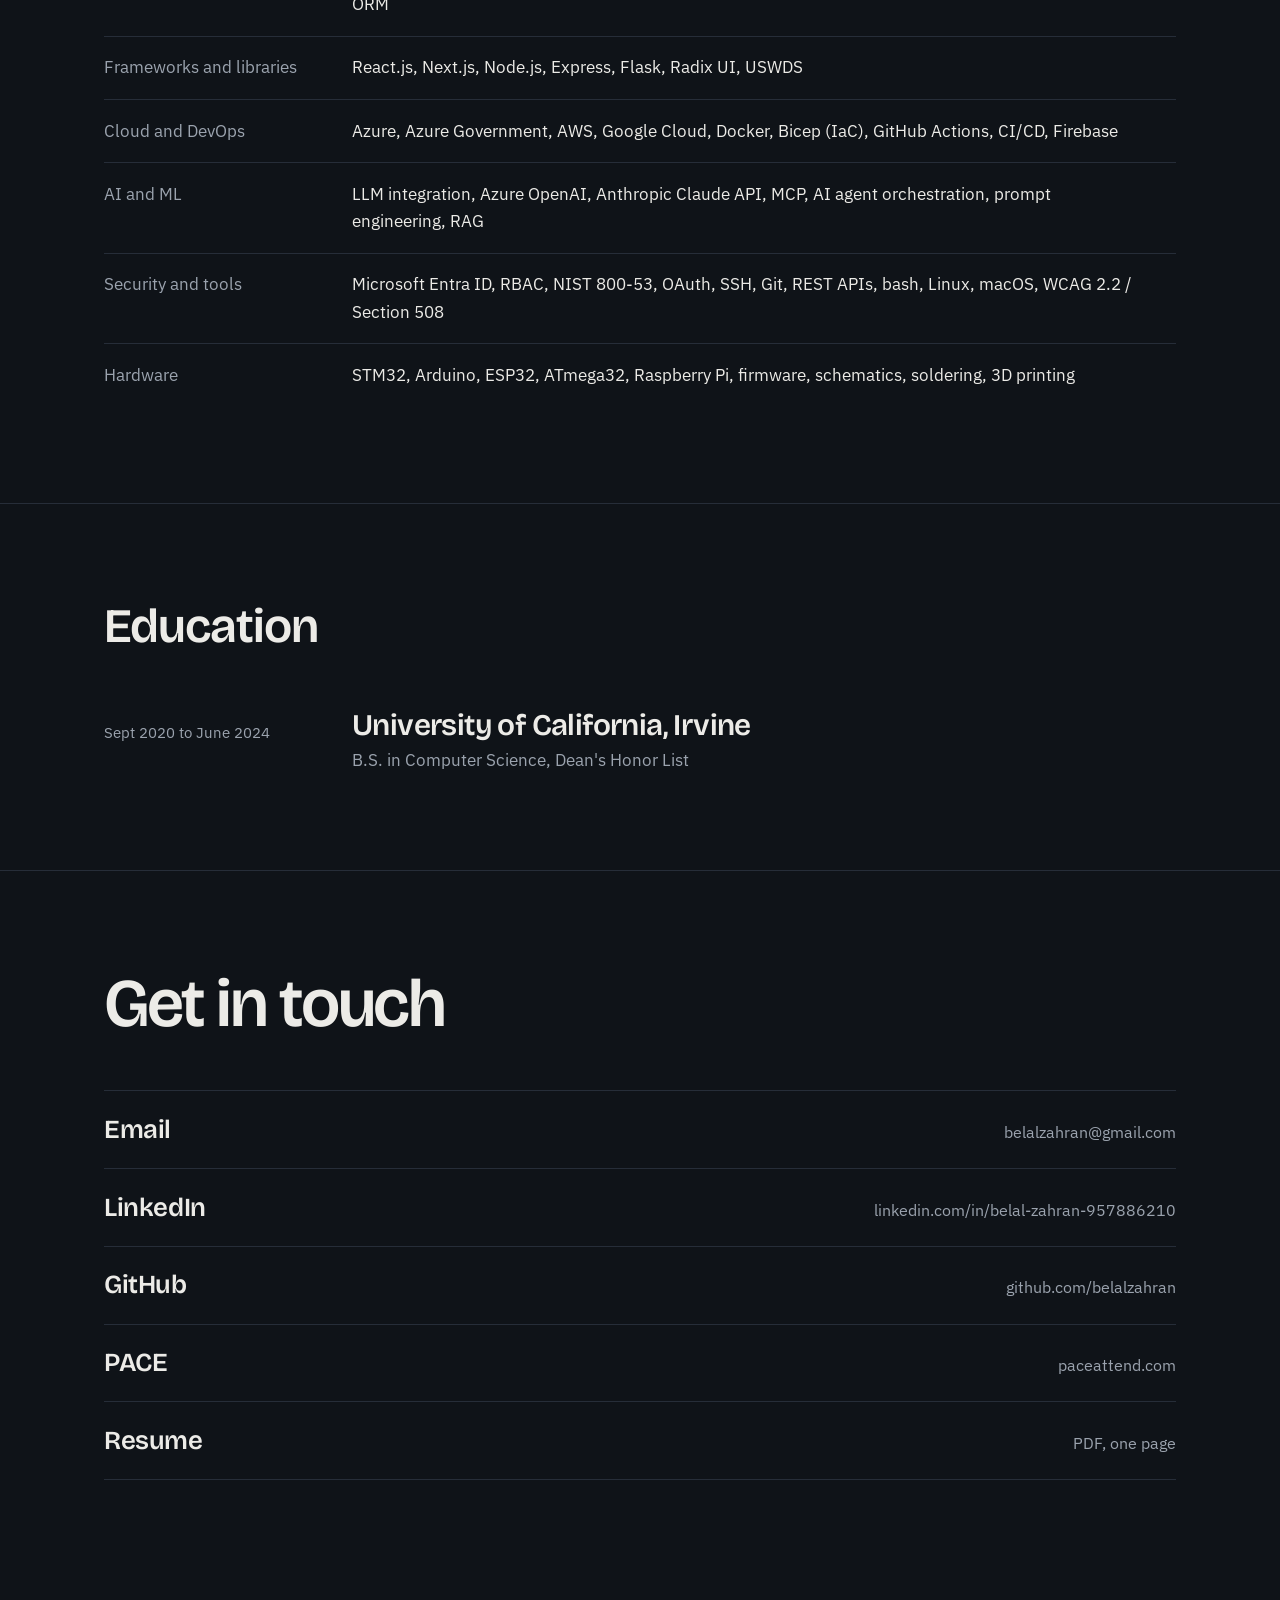
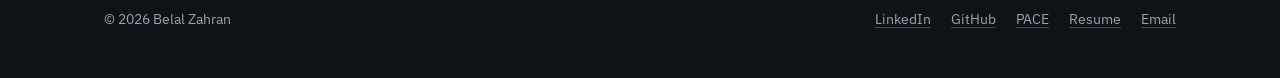
<file: contact.html>
<!DOCTYPE html>
<html lang="en">
<head>
	<meta charset="utf-8">
	<meta name="viewport" content="width=device-width, initial-scale=1">
	<title>Moved - Belal Zahran</title>
	<meta name="robots" content="noindex">
	<meta http-equiv="refresh" content="0; url=index.html#contact">
	<link rel="canonical" href="https://belalzahran.com/index.html#contact">
	<link rel="stylesheet" href="css/site.css">
</head>
<body>
<main class="moved">
	<p>This page moved.</p>
	<p><a href="index.html#contact">Go to contact</a></p>
</main>
</body>
</html>
</file>
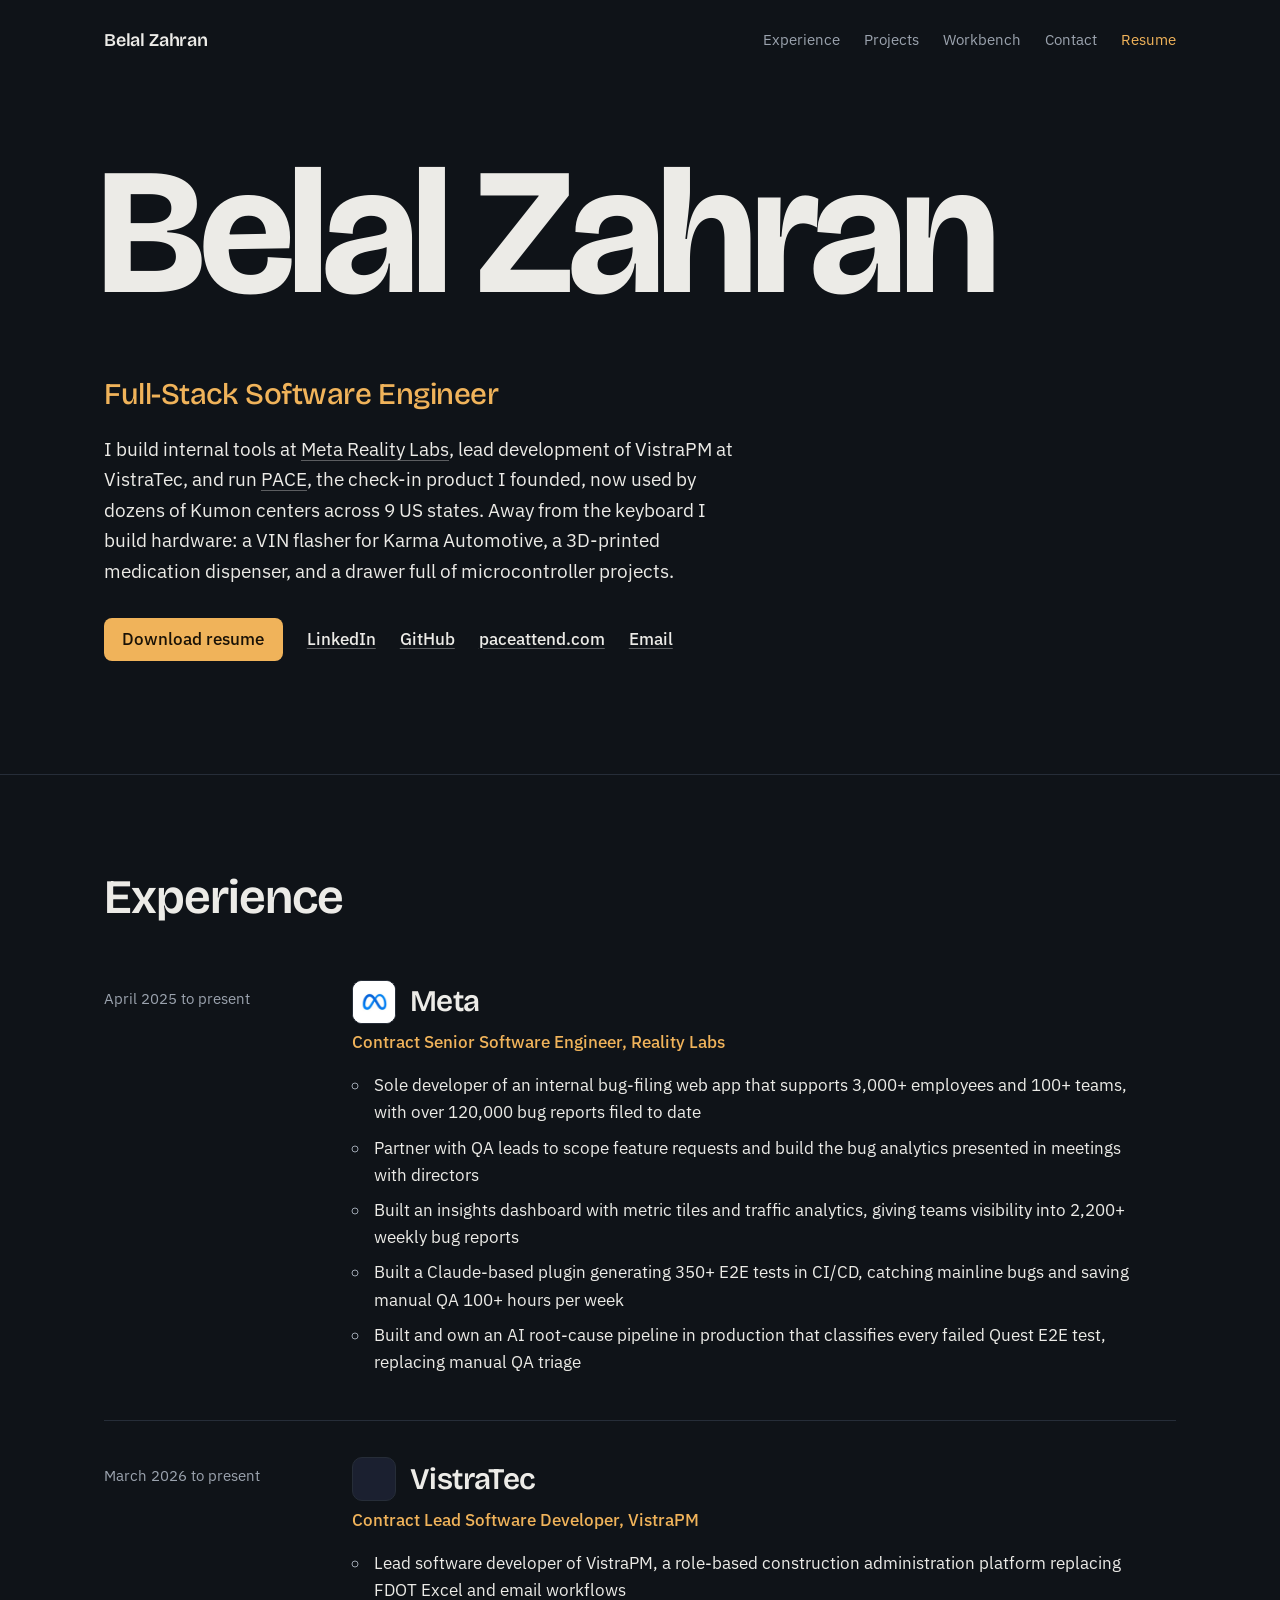
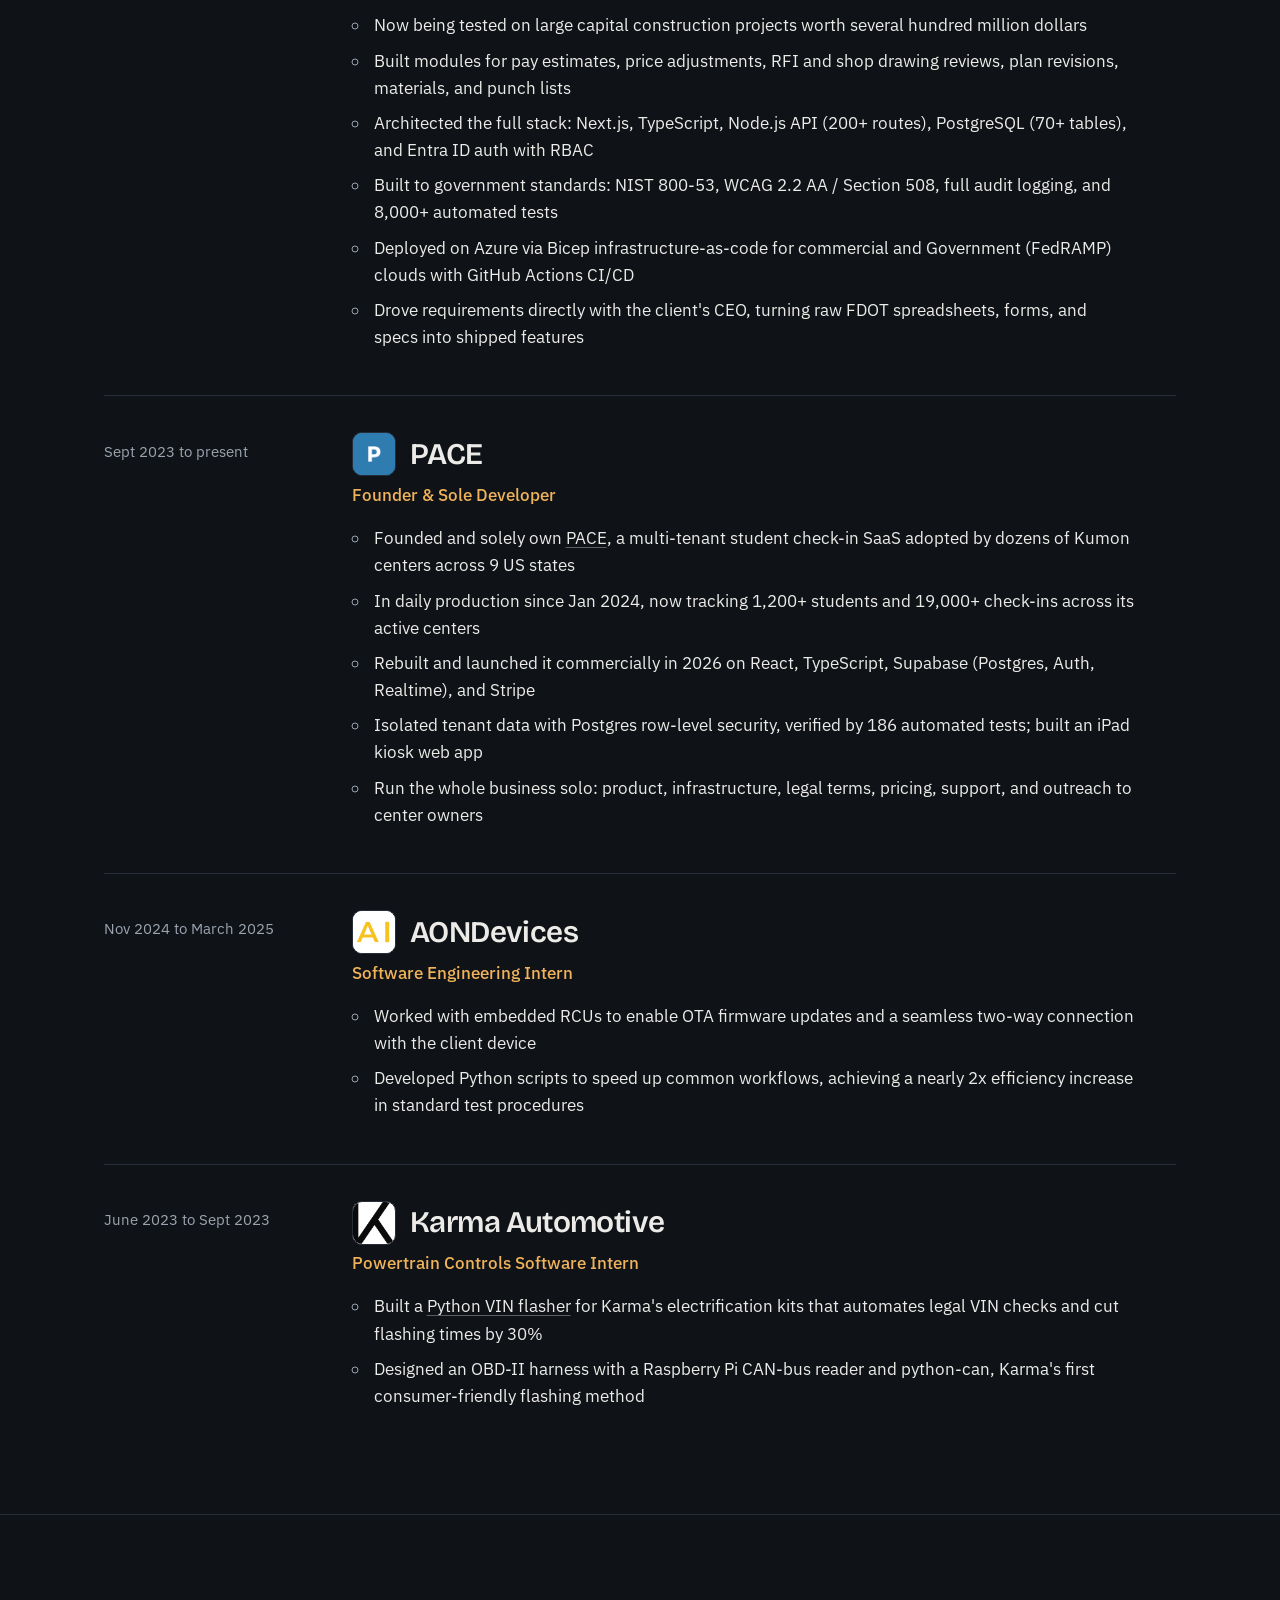
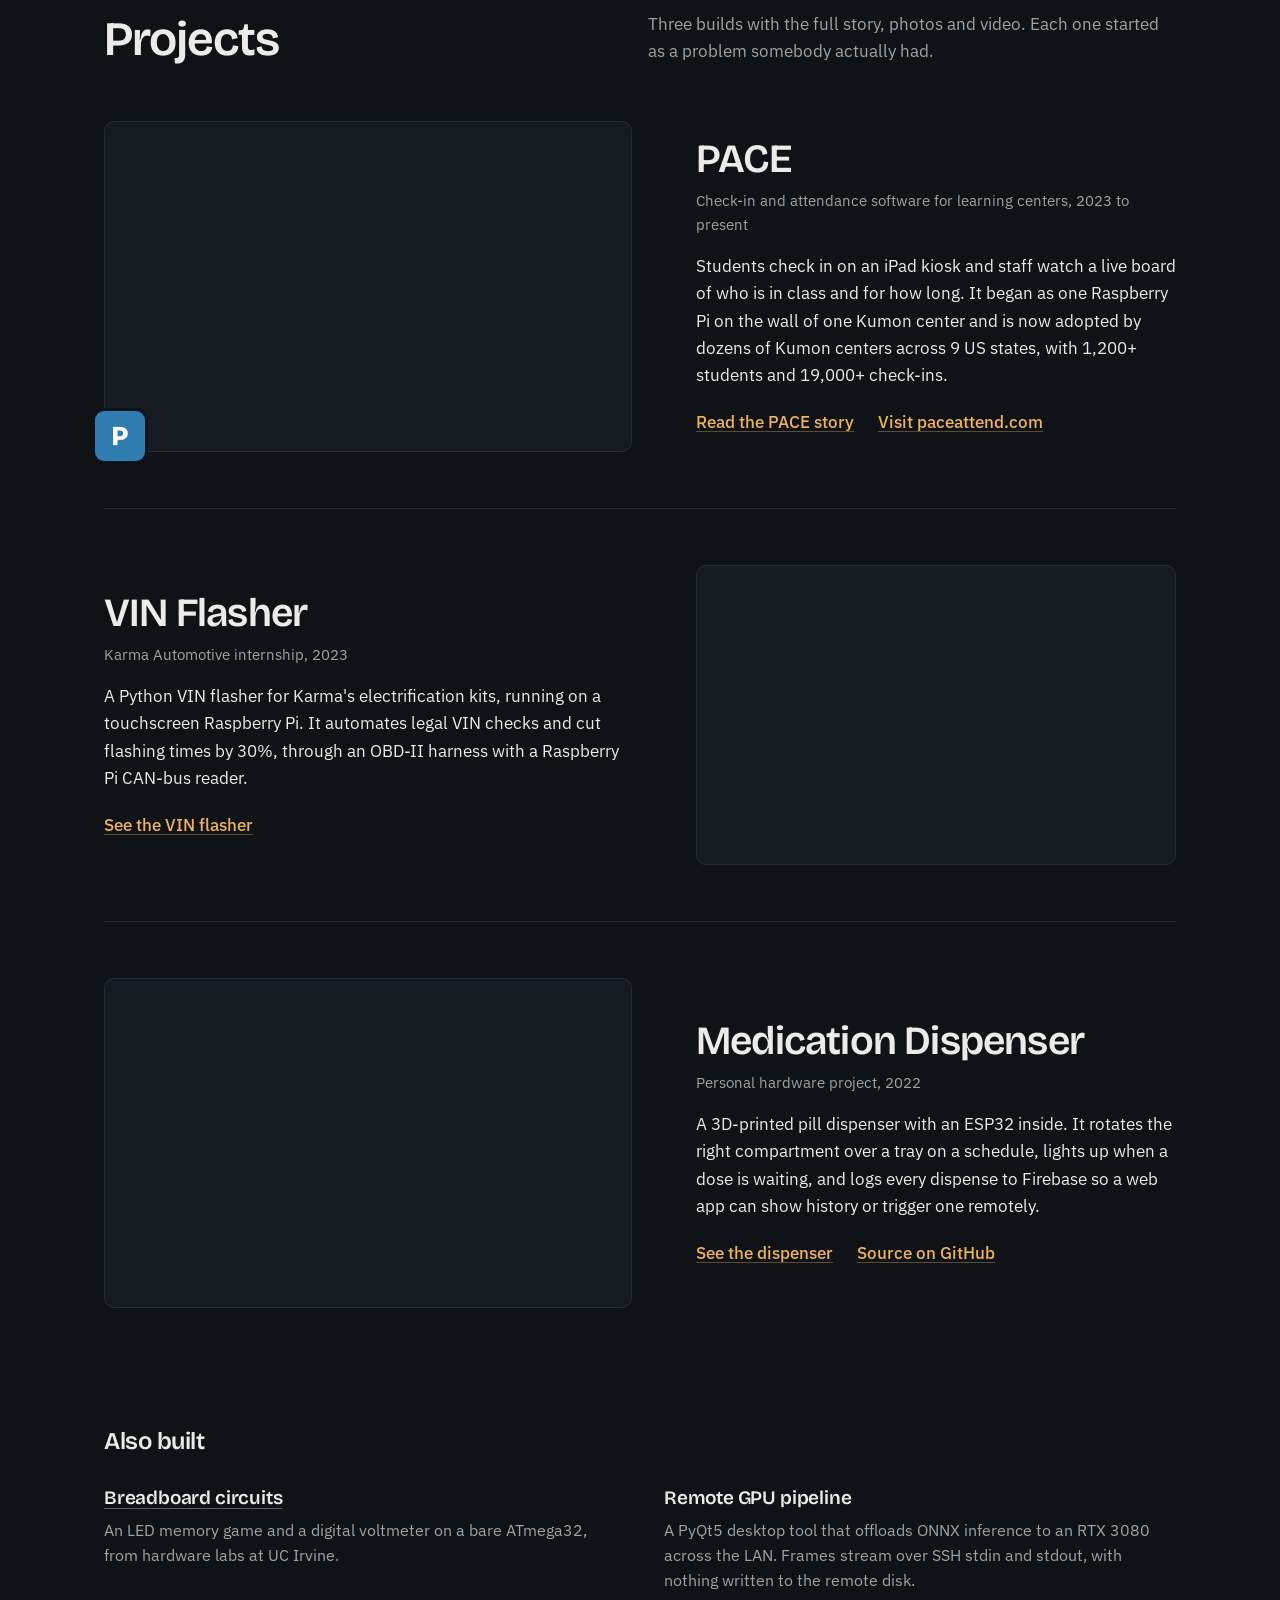
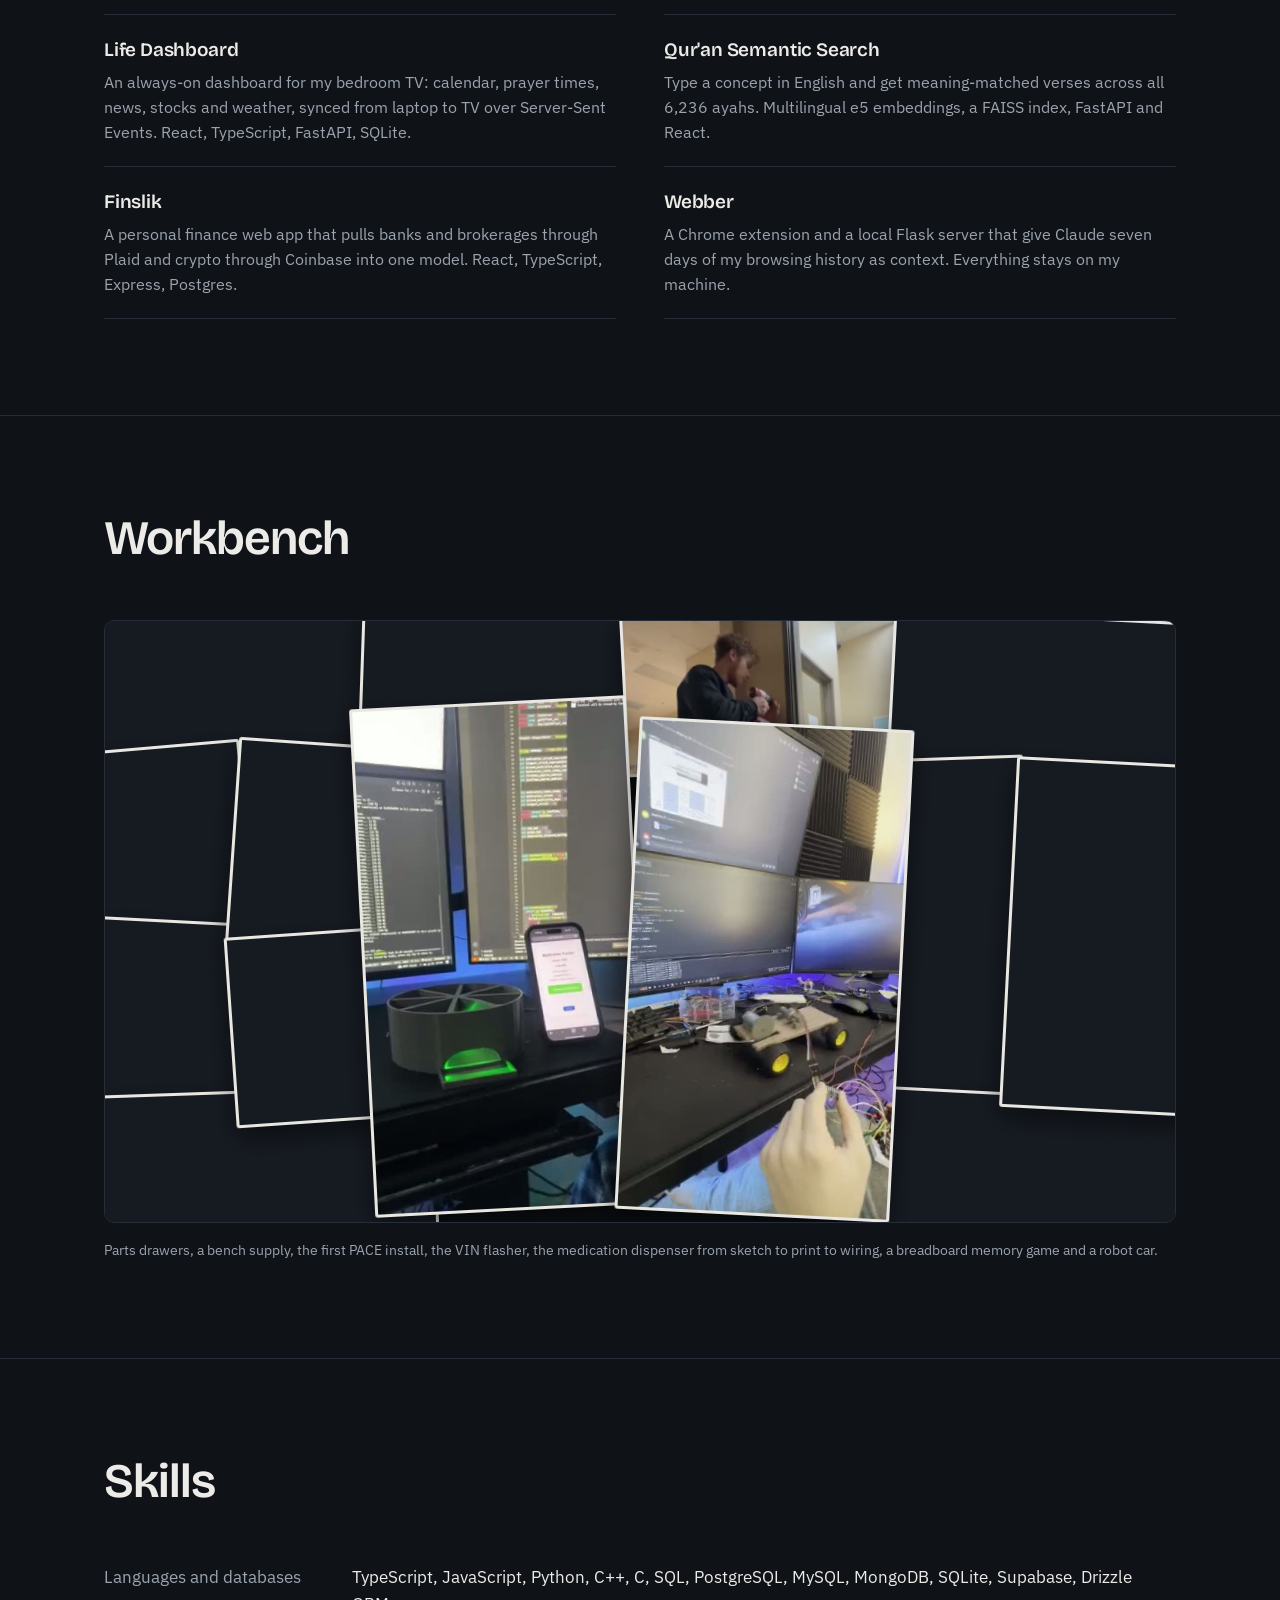
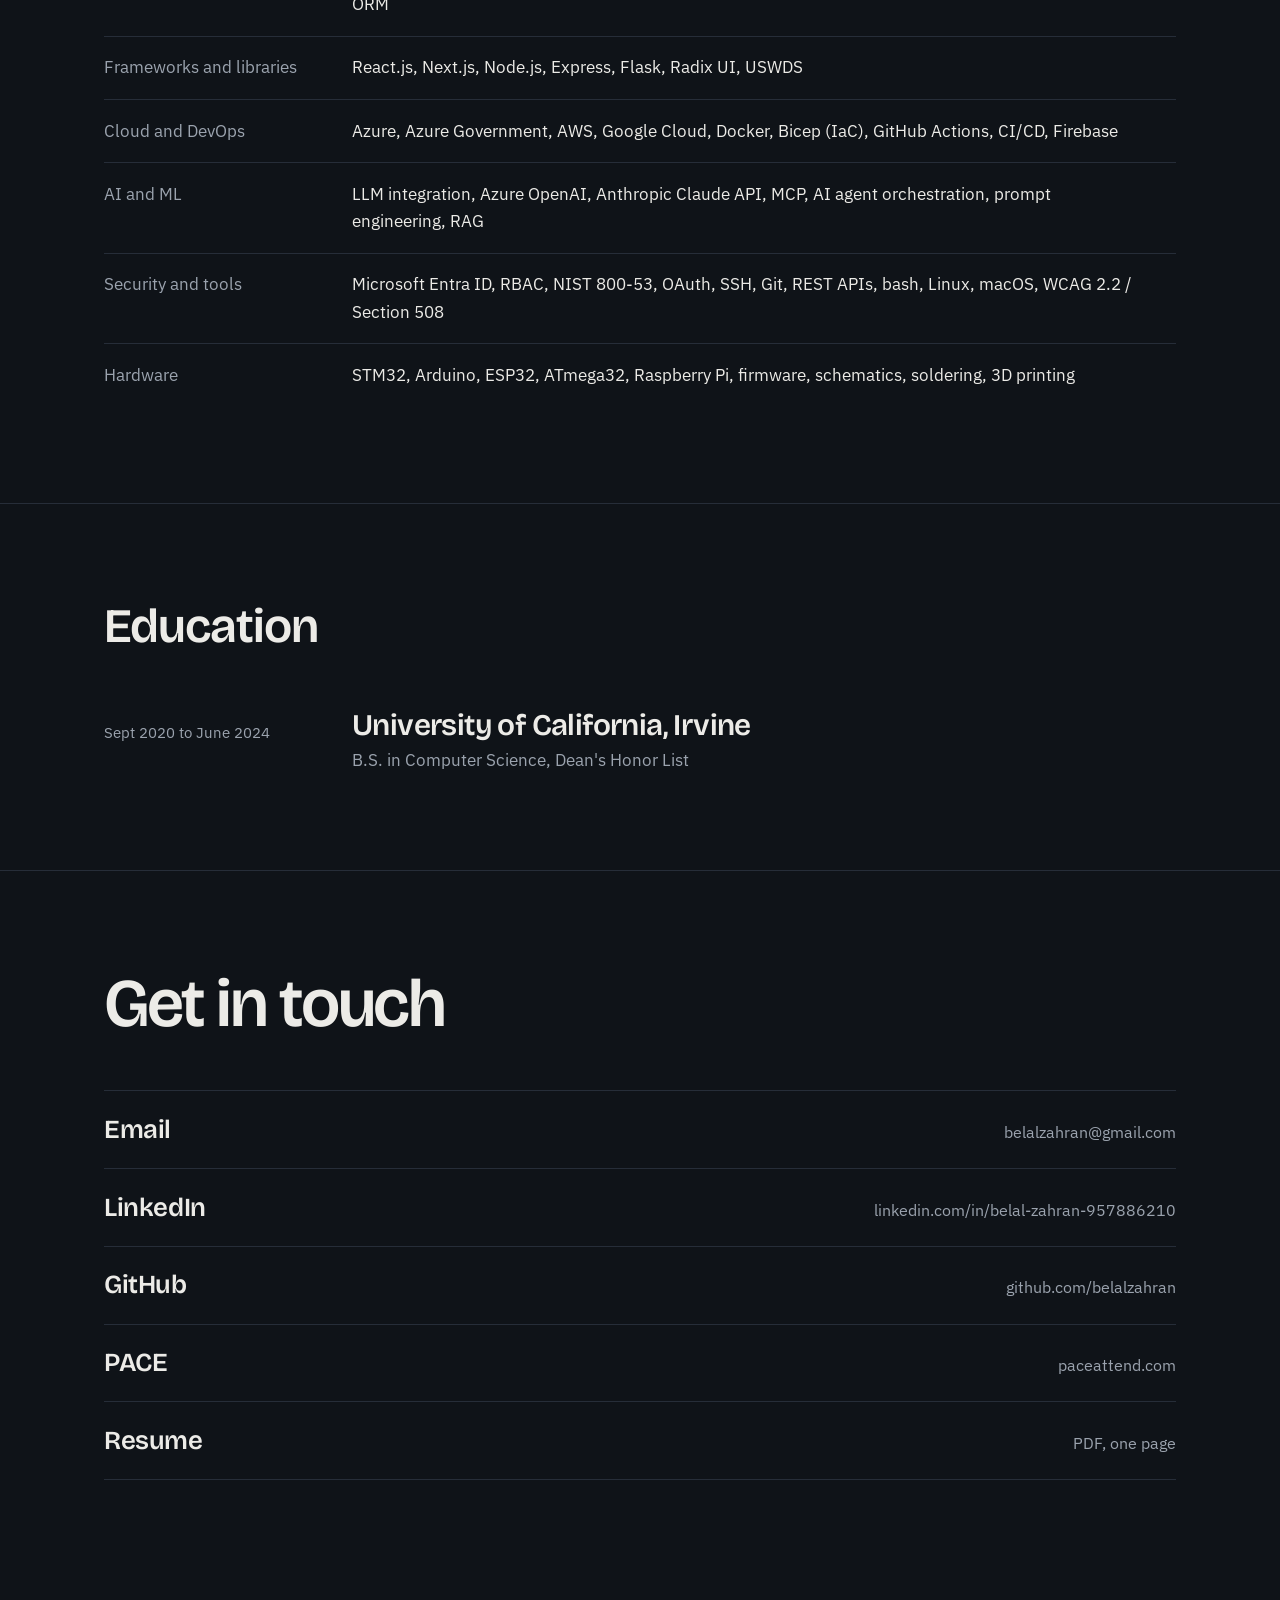
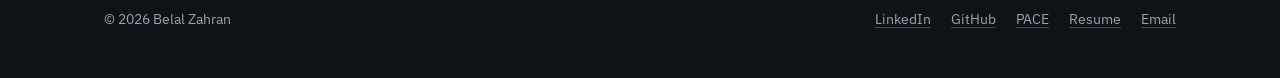
<file: Experience.html>
<!DOCTYPE html>
<html lang="en">
<head>
	<meta charset="utf-8">
	<meta name="viewport" content="width=device-width, initial-scale=1">
	<title>Moved - Belal Zahran</title>
	<meta name="robots" content="noindex">
	<meta http-equiv="refresh" content="0; url=index.html#experience">
	<link rel="canonical" href="https://belalzahran.com/index.html#experience">
	<link rel="stylesheet" href="css/site.css">
</head>
<body>
<main class="moved">
	<p>This page moved.</p>
	<p><a href="index.html#experience">Go to experience</a></p>
</main>
</body>
</html>
</file>
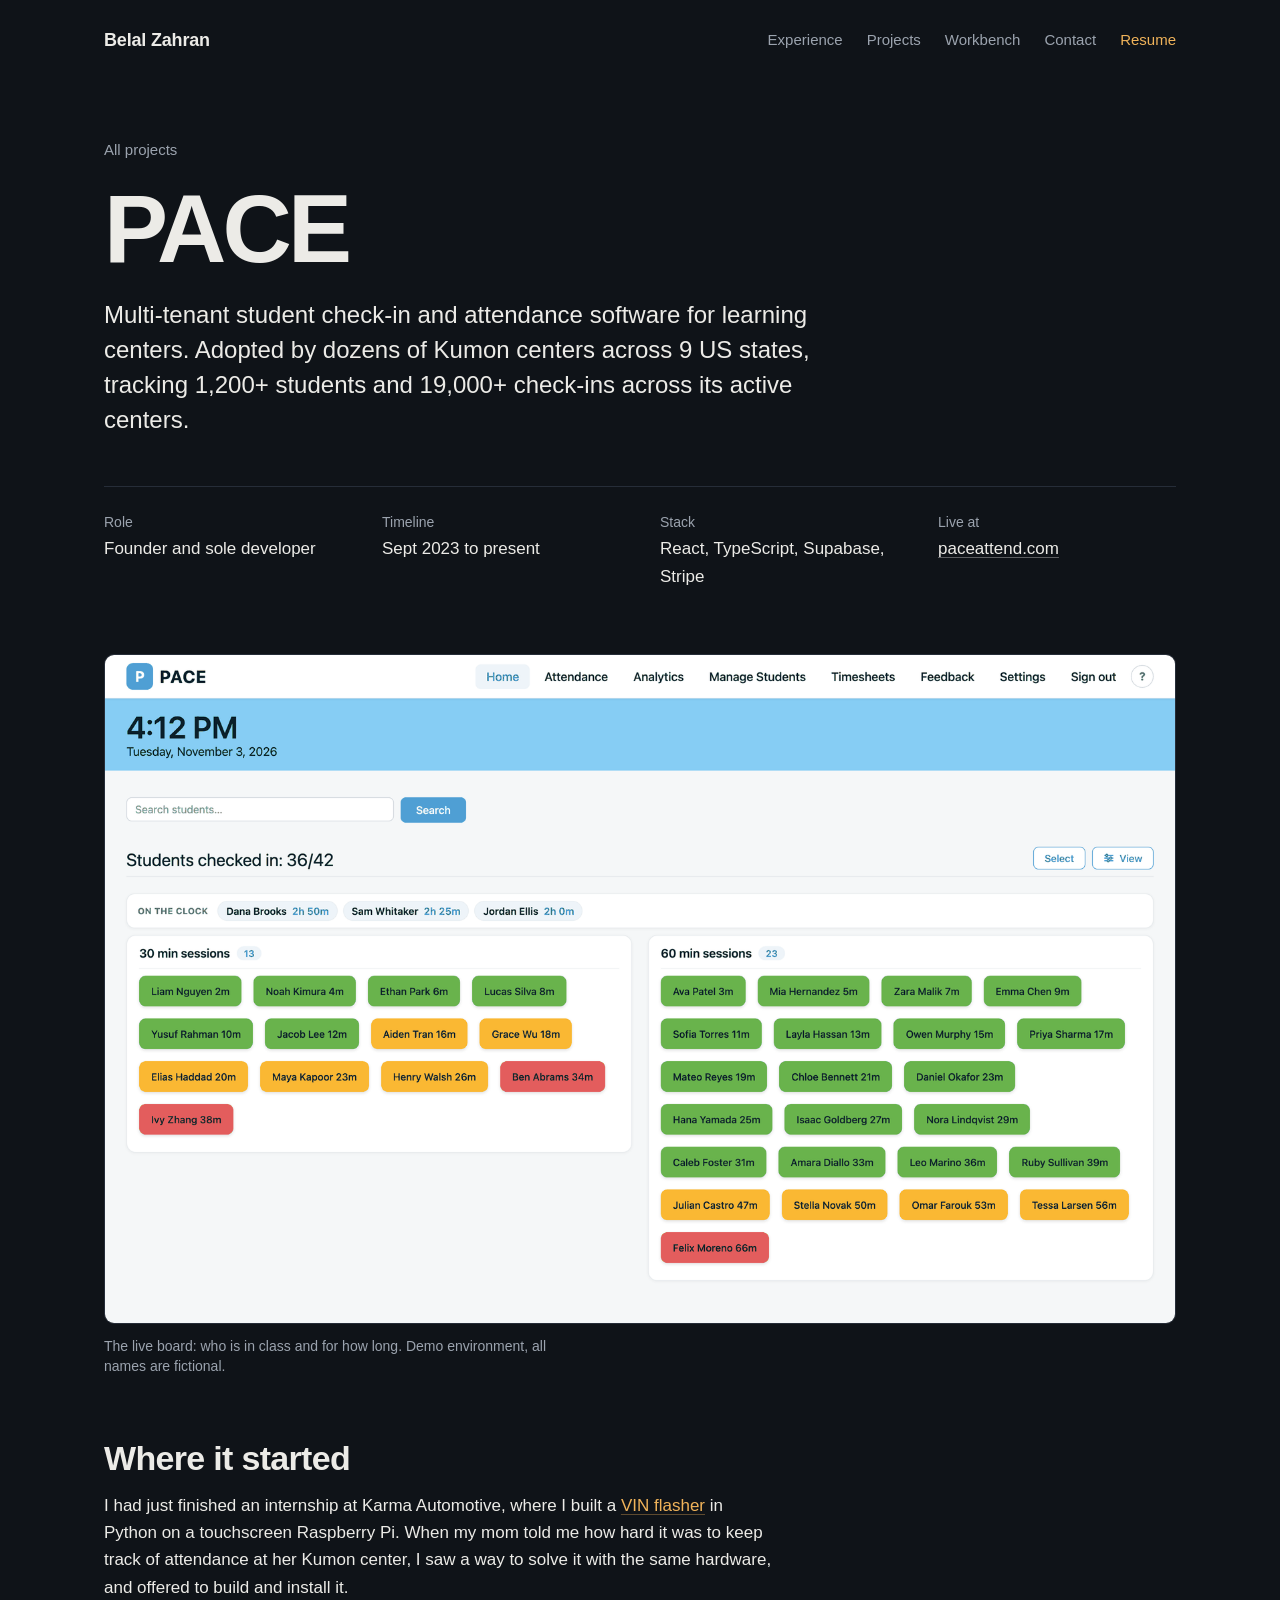
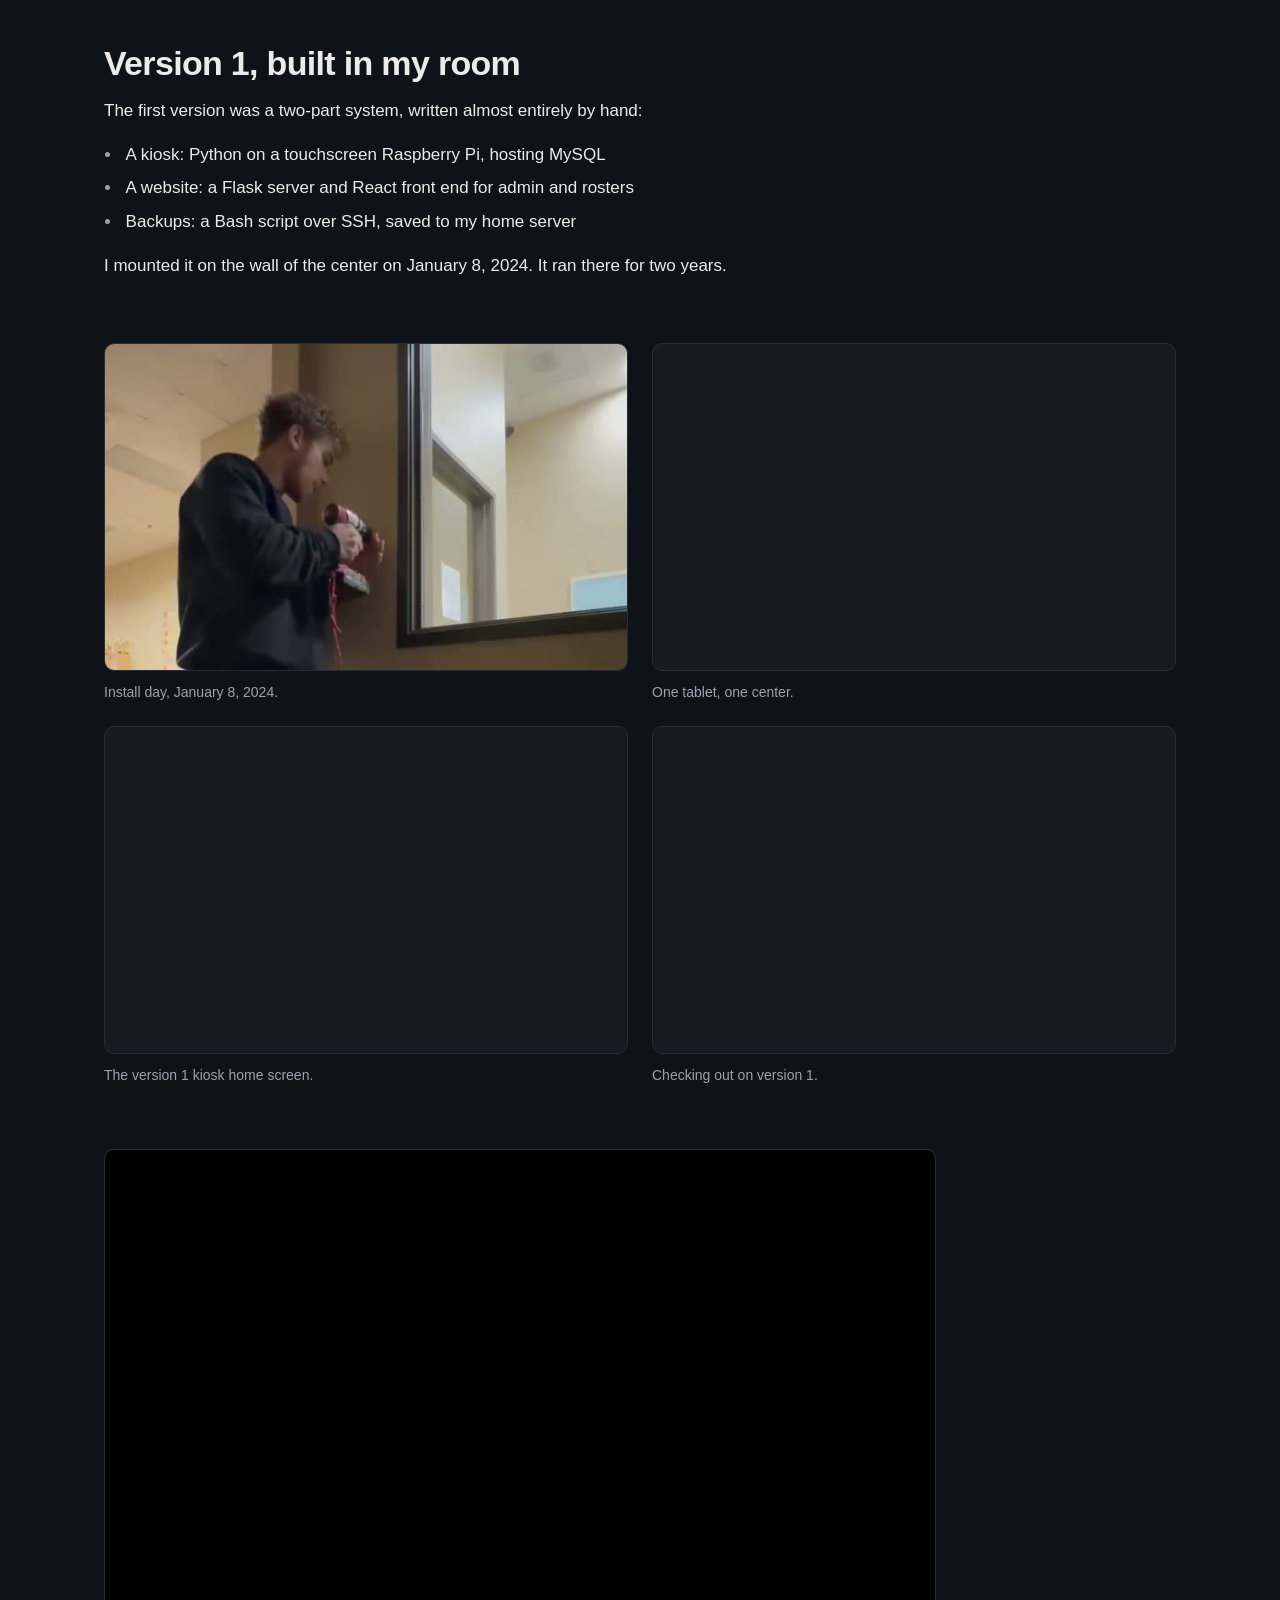
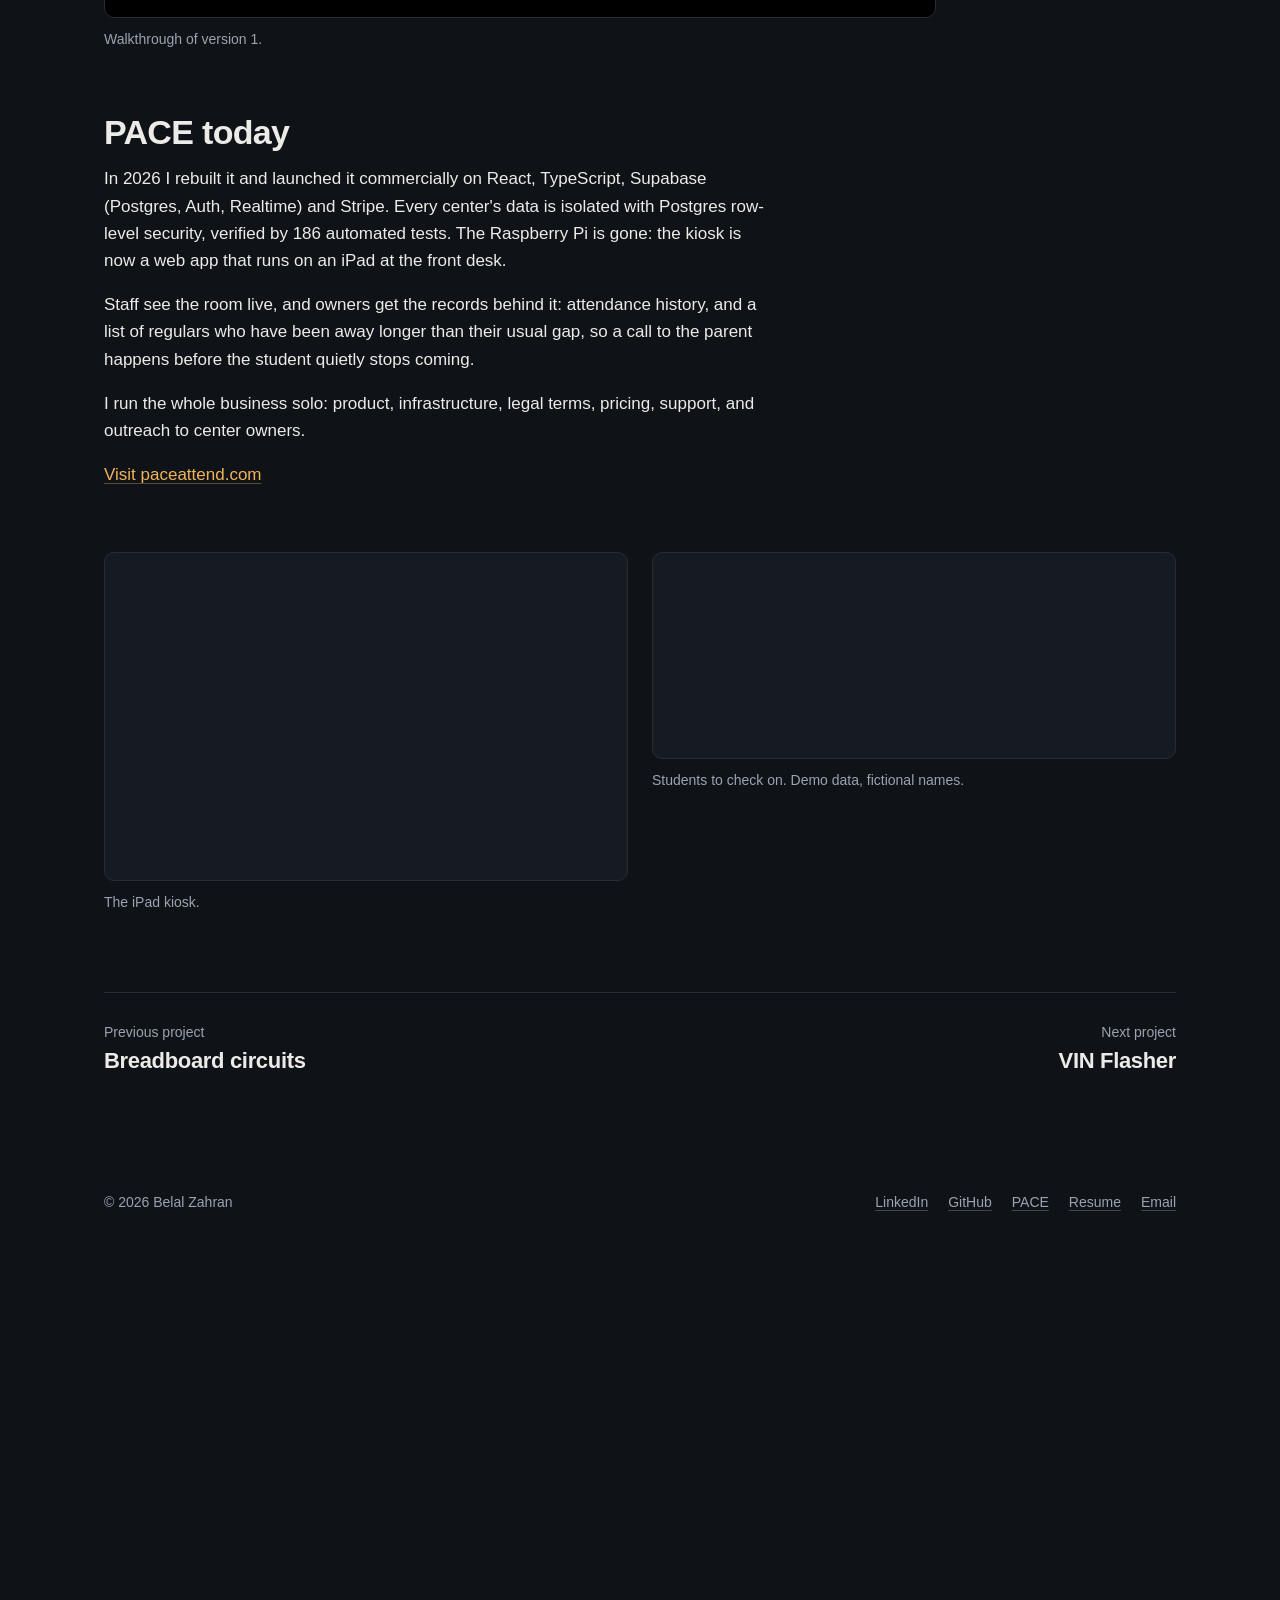
<file: kumonStudentTracker.html>
<!DOCTYPE html>
<html lang="en">
<head>
	<meta charset="utf-8">
	<meta name="viewport" content="width=device-width, initial-scale=1">
	<title>Moved - Belal Zahran</title>
	<meta name="robots" content="noindex">
	<meta http-equiv="refresh" content="0; url=pace.html">
	<link rel="canonical" href="https://belalzahran.com/pace.html">
	<link rel="stylesheet" href="css/site.css">
</head>
<body>
<main class="moved">
	<p>This page moved.</p>
	<p><a href="pace.html">Go to the PACE story</a></p>
</main>
</body>
</html>
</file>
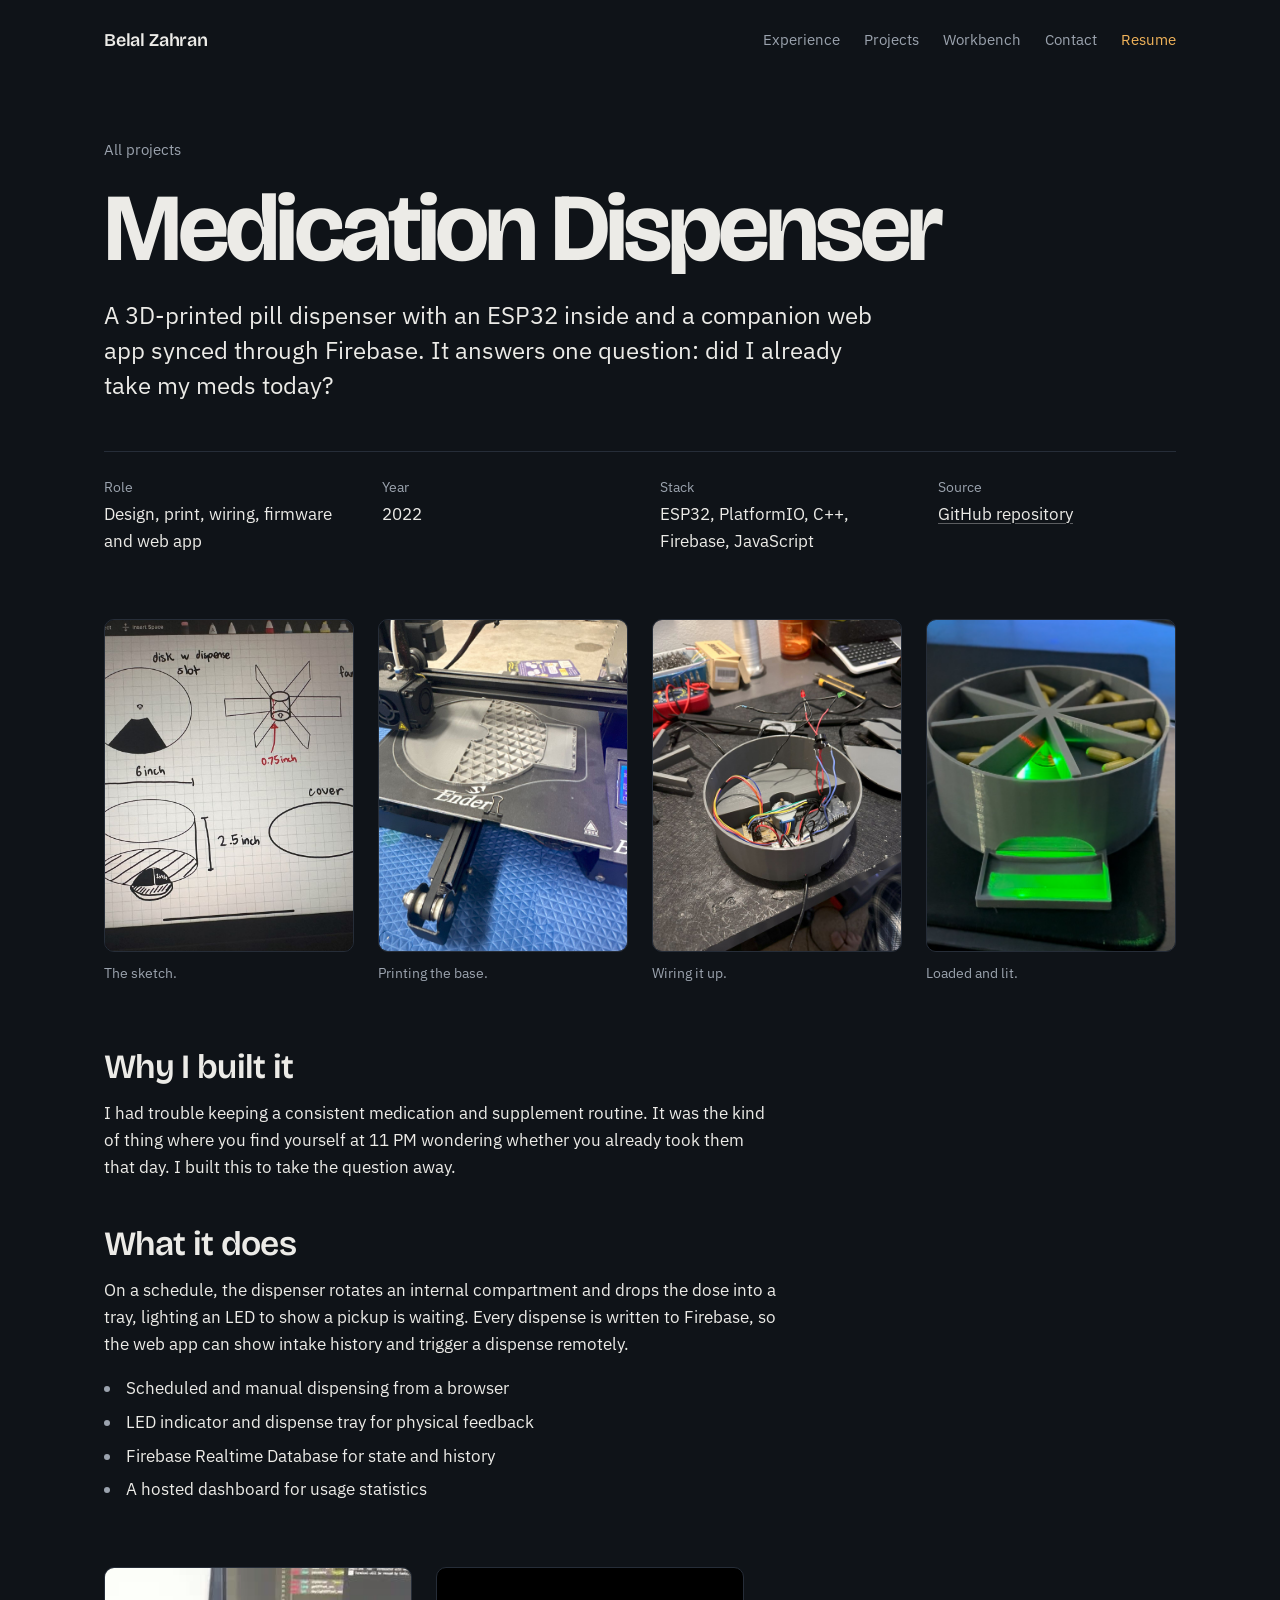
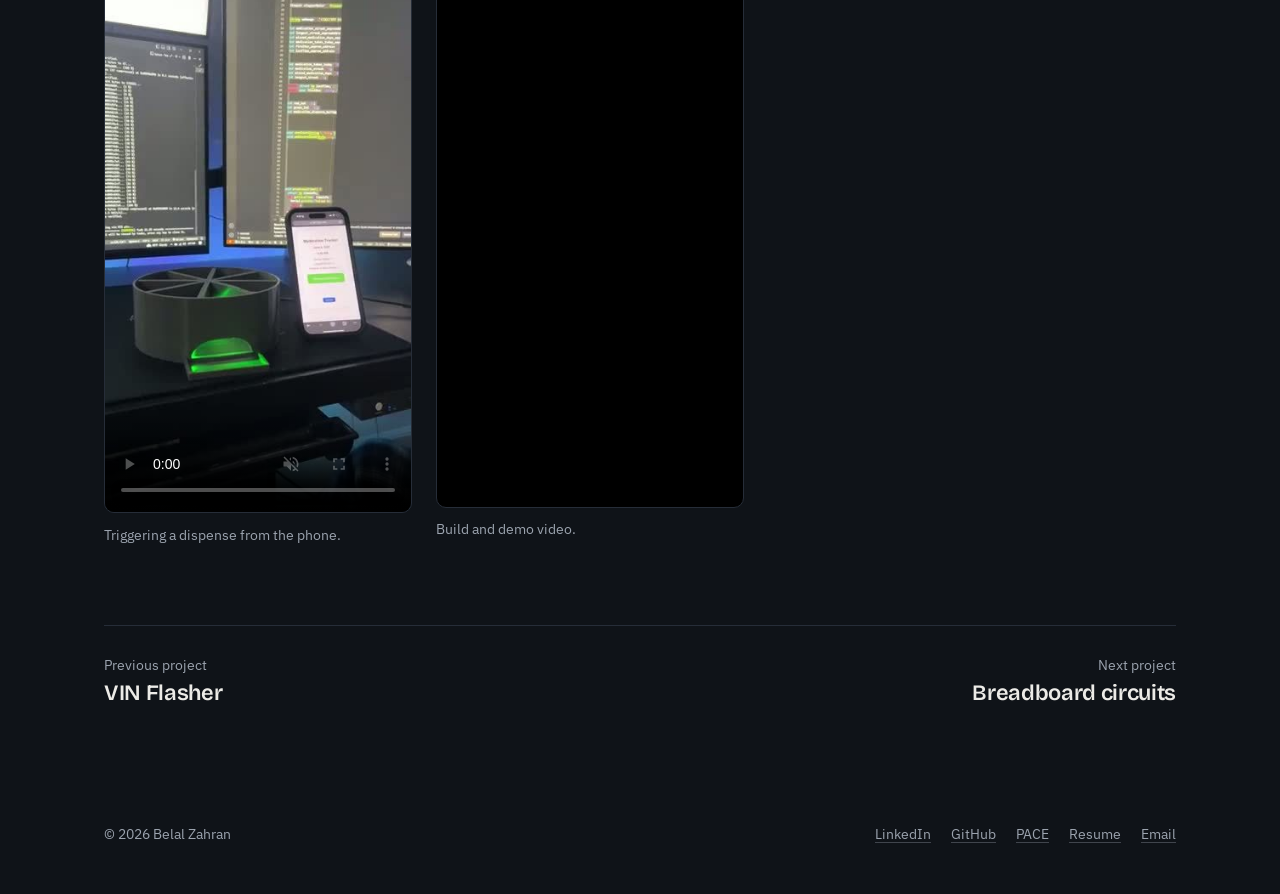
<file: MedicineDispenser.html>
<!DOCTYPE html>
<html lang="en">
<head>
	<meta charset="utf-8">
	<meta name="viewport" content="width=device-width, initial-scale=1">
	<title>Medication Dispenser - Belal Zahran</title>
	<meta name="description" content="A 3D-printed pill dispenser with an ESP32 inside and a web app synced through Firebase.">
	<meta name="author" content="Belal Zahran">
	<meta name="theme-color" content="#0f1318">
	<link rel="canonical" href="https://belalzahran.com/MedicineDispenser.html">
	<meta property="og:title" content="Medication Dispenser - Belal Zahran">
	<meta property="og:description" content="A 3D-printed pill dispenser with an ESP32 inside and a web app synced through Firebase.">
	<meta property="og:type" content="website">
	<meta property="og:url" content="https://belalzahran.com/MedicineDispenser.html">
	<meta property="og:image" content="https://belalzahran.com/data/dispenser/finished.jpg">
	<link rel="icon" href="data:image/svg+xml,%3Csvg xmlns='http://www.w3.org/2000/svg' viewBox='0 0 32 32'%3E%3Crect width='32' height='32' rx='7' fill='%230f1318'/%3E%3Cpath d='M9 8h7.5a4 4 0 0 1 2.2 7.4A4.4 4.4 0 0 1 17 24H9zm3.4 3v3.6h3.7a1.8 1.8 0 0 0 0-3.6zm0 6.4V21h4.3a1.8 1.8 0 0 0 0-3.6z' fill='%23f0b35a'/%3E%3C/svg%3E">
	<link rel="preconnect" href="https://fonts.googleapis.com">
	<link rel="preconnect" href="https://fonts.gstatic.com" crossorigin>
	<link href="https://fonts.googleapis.com/css2?family=Bricolage+Grotesque:opsz,wght@12..96,500..700&family=IBM+Plex+Sans:wght@400;500;600&display=swap" rel="stylesheet">
	<link rel="stylesheet" href="css/site.css">
</head>
<body>
<a class="skip" href="#main">Skip to content</a>

<header class="wrap top">
	<a class="top__name" href="index.html">Belal Zahran</a>
	<nav class="top__nav" aria-label="Primary">
		<a href="index.html#experience">Experience</a>
		<a href="index.html#projects">Projects</a>
		<a href="index.html#workbench">Workbench</a>
		<a href="index.html#contact">Contact</a>
		<a class="top__resume" href="data/Belal_Zahran_Resume.pdf" target="_blank" rel="noopener">Resume</a>
	</nav>
</header>

<main id="main" class="wrap case">
	<a class="case__back" href="index.html#projects">All projects</a>
	<h1>Medication Dispenser</h1>
	<p class="case__lead">
		A 3D-printed pill dispenser with an ESP32 inside and a companion web app synced through
		Firebase. It answers one question: did I already take my meds today?
	</p>
	<dl class="facts">
		<div><dt>Role</dt><dd>Design, print, wiring, firmware and web app</dd></div>
		<div><dt>Year</dt><dd>2022</dd></div>
		<div><dt>Stack</dt><dd>ESP32, PlatformIO, C++, Firebase, JavaScript</dd></div>
		<div><dt>Source</dt><dd><a href="https://github.com/belalzahran/MedicationDispenser" rel="noopener">GitHub repository</a></dd></div>
	</dl>

	<div class="gallery gallery--4 block">
		<figure><img class="tall" src="data/dispenser/sketch.jpg" alt="Hand-drawn sketch with dimensions for the disk, fan, case and cover" width="1400" height="1050"><figcaption>The sketch.</figcaption></figure>
		<figure><img class="tall" src="data/dispenser/printing.jpg" alt="3D printer printing the round base of the dispenser" width="1200" height="1600"><figcaption>Printing the base.</figcaption></figure>
		<figure><img class="tall" src="data/dispenser/wiring.jpg" alt="Microcontroller and wiring inside the printed shell" width="1200" height="1600" loading="lazy"><figcaption>Wiring it up.</figcaption></figure>
		<figure><img class="tall" src="data/dispenser/finished.jpg" alt="Finished dispenser with pills in its compartments and a green light over the tray" width="1179" height="1351" loading="lazy"><figcaption>Loaded and lit.</figcaption></figure>
	</div>

	<div class="prose block">
		<h2>Why I built it</h2>
		<p>
			I had trouble keeping a consistent medication and supplement routine. It was the kind of
			thing where you find yourself at 11 PM wondering whether you already took them that day.
			I built this to take the question away.
		</p>

		<h2>What it does</h2>
		<p>
			On a schedule, the dispenser rotates an internal compartment and drops the dose into a
			tray, lighting an LED to show a pickup is waiting. Every dispense is written to Firebase,
			so the web app can show intake history and trigger a dispense remotely.
		</p>
		<ul>
			<li>Scheduled and manual dispensing from a browser</li>
			<li>LED indicator and dispense tray for physical feedback</li>
			<li>Firebase Realtime Database for state and history</li>
			<li>A hosted dashboard for usage statistics</li>
		</ul>
	</div>

	<div class="gallery gallery--narrow block">
		<figure>
			<video class="clip" src="data/dispenser/demo.mp4" poster="data/dispenser/demo-poster.jpg" width="360" height="640" muted loop playsinline preload="none" data-inview aria-label="The dispenser lighting up next to the web app on a phone"></video>
			<figcaption>Triggering a dispense from the phone.</figcaption>
		</figure>
		<figure>
			<div class="video ">
			<script src="https://fast.wistia.com/embed/medias/vi92ax1fed.jsonp" async></script>
			<script src="https://fast.wistia.com/assets/external/E-v1.js" async></script>
			<div class="wistia_responsive_padding" style="padding:175.9% 0 0 0;position:relative;">
				<div class="wistia_responsive_wrapper" style="height:100%;left:0;position:absolute;top:0;width:100%;">
					<div class="wistia_embed wistia_async_vi92ax1fed seo=true videoFoam=true" style="height:100%;position:relative;width:100%" title="Medication dispenser build and demo video">&nbsp;</div>
				</div>
			</div>
		</div>
			<figcaption>Build and demo video.</figcaption>
		</figure>
	</div>

	<nav class="pager" aria-label="More projects">
		<a href="vinflash.html"><small>Previous project</small><b>VIN Flasher</b></a>
		<a href="circuits.html"><small>Next project</small><b>Breadboard circuits</b></a>
	</nav>
</main>

<footer class="wrap foot">
	<span>&copy; 2026 Belal Zahran</span>
	<nav aria-label="Footer">
		<a href="https://www.linkedin.com/in/belal-zahran-957886210/" rel="noopener">LinkedIn</a>
		<a href="https://github.com/belalzahran" rel="noopener">GitHub</a>
		<a href="https://paceattend.com" rel="noopener">PACE</a>
		<a href="data/Belal_Zahran_Resume.pdf" target="_blank" rel="noopener">Resume</a>
		<a href="mailto:belalzahran@gmail.com">Email</a>
	</nav>
</footer>

<script src="js/site.js" defer></script>
</body>
</html>
</file>
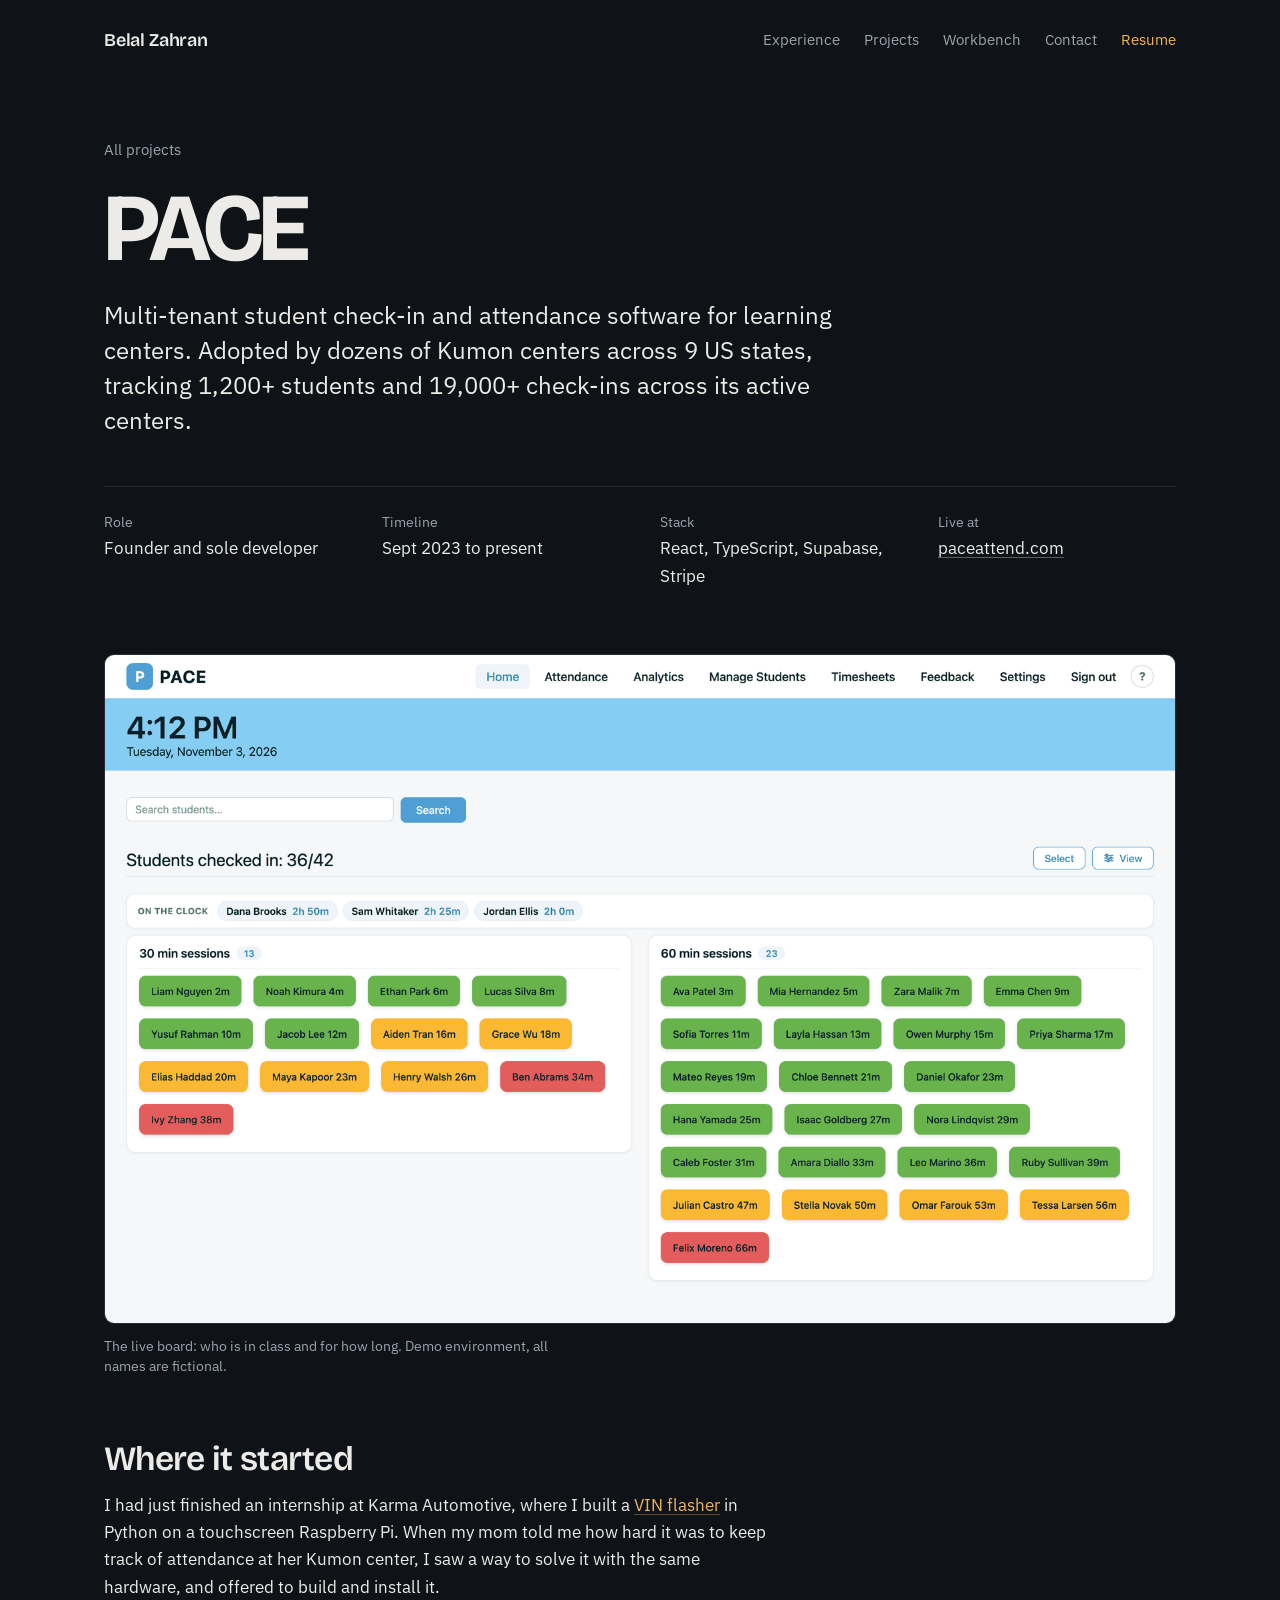
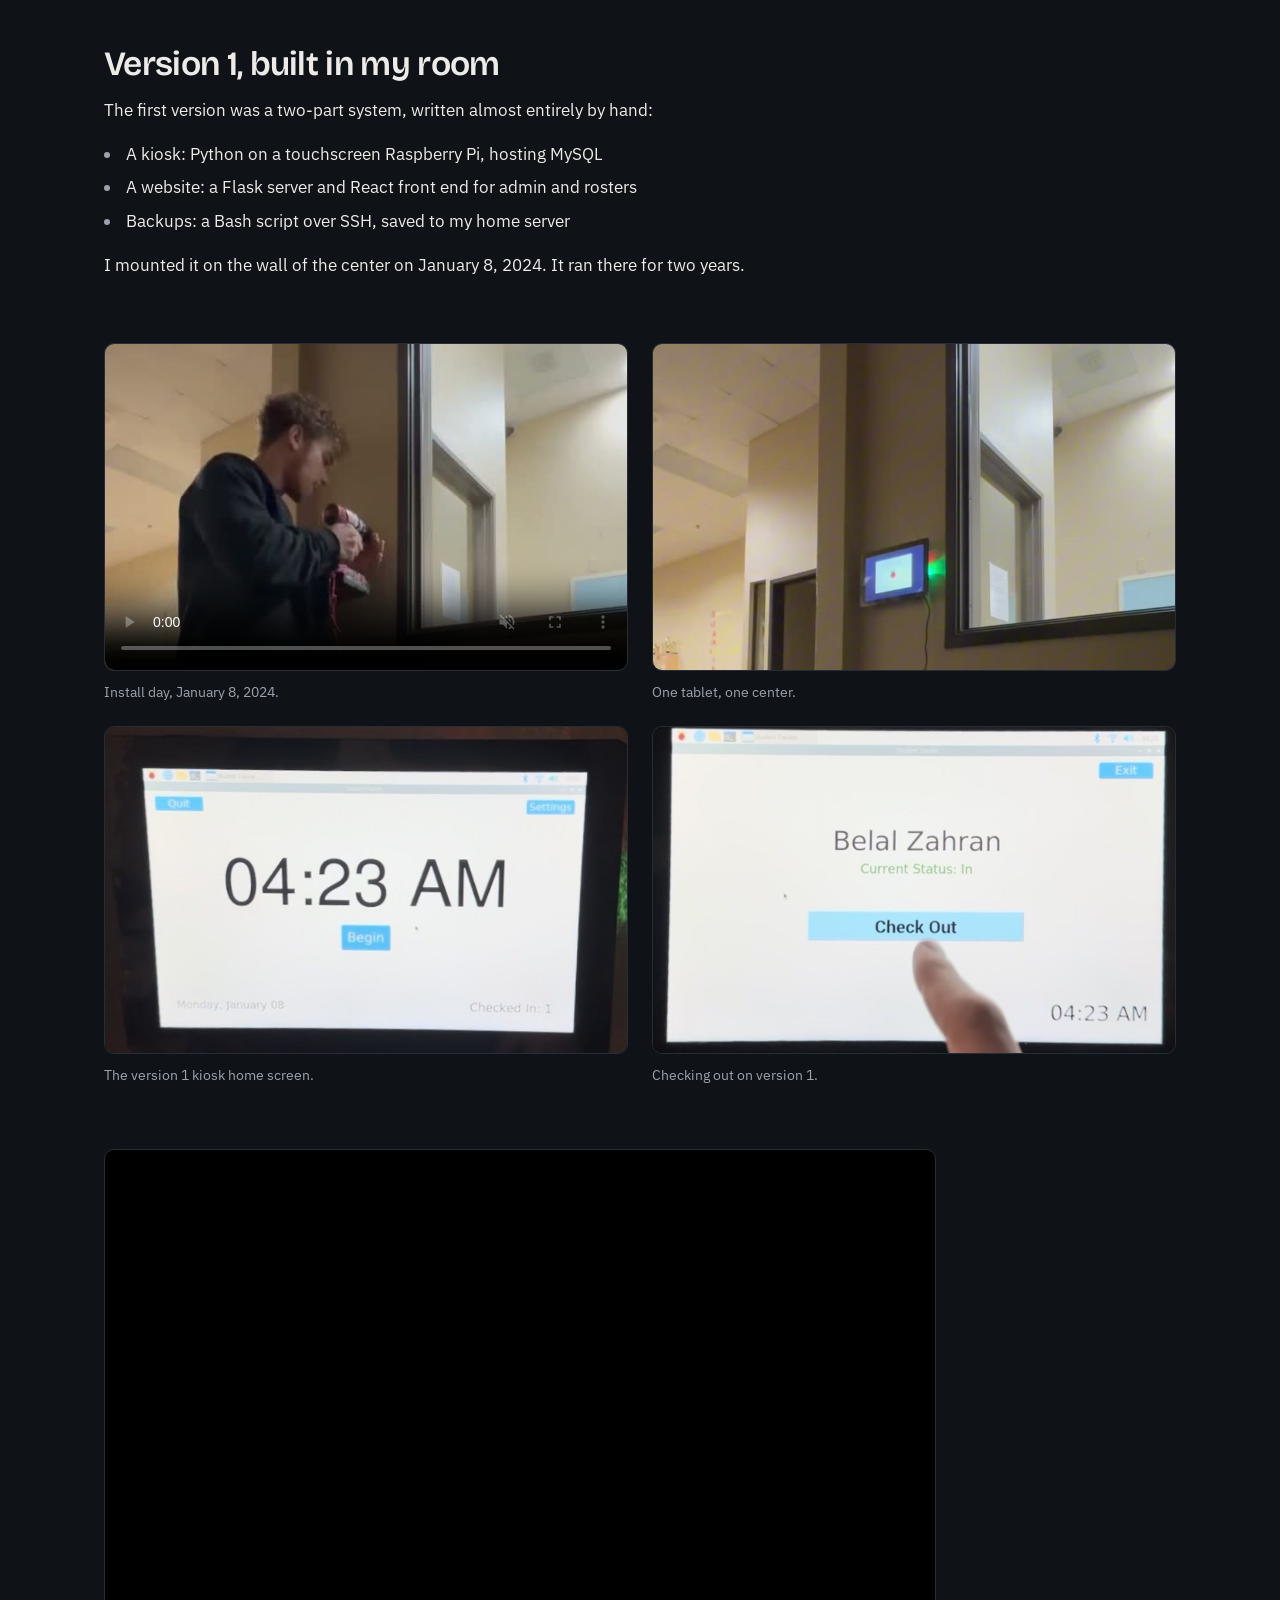
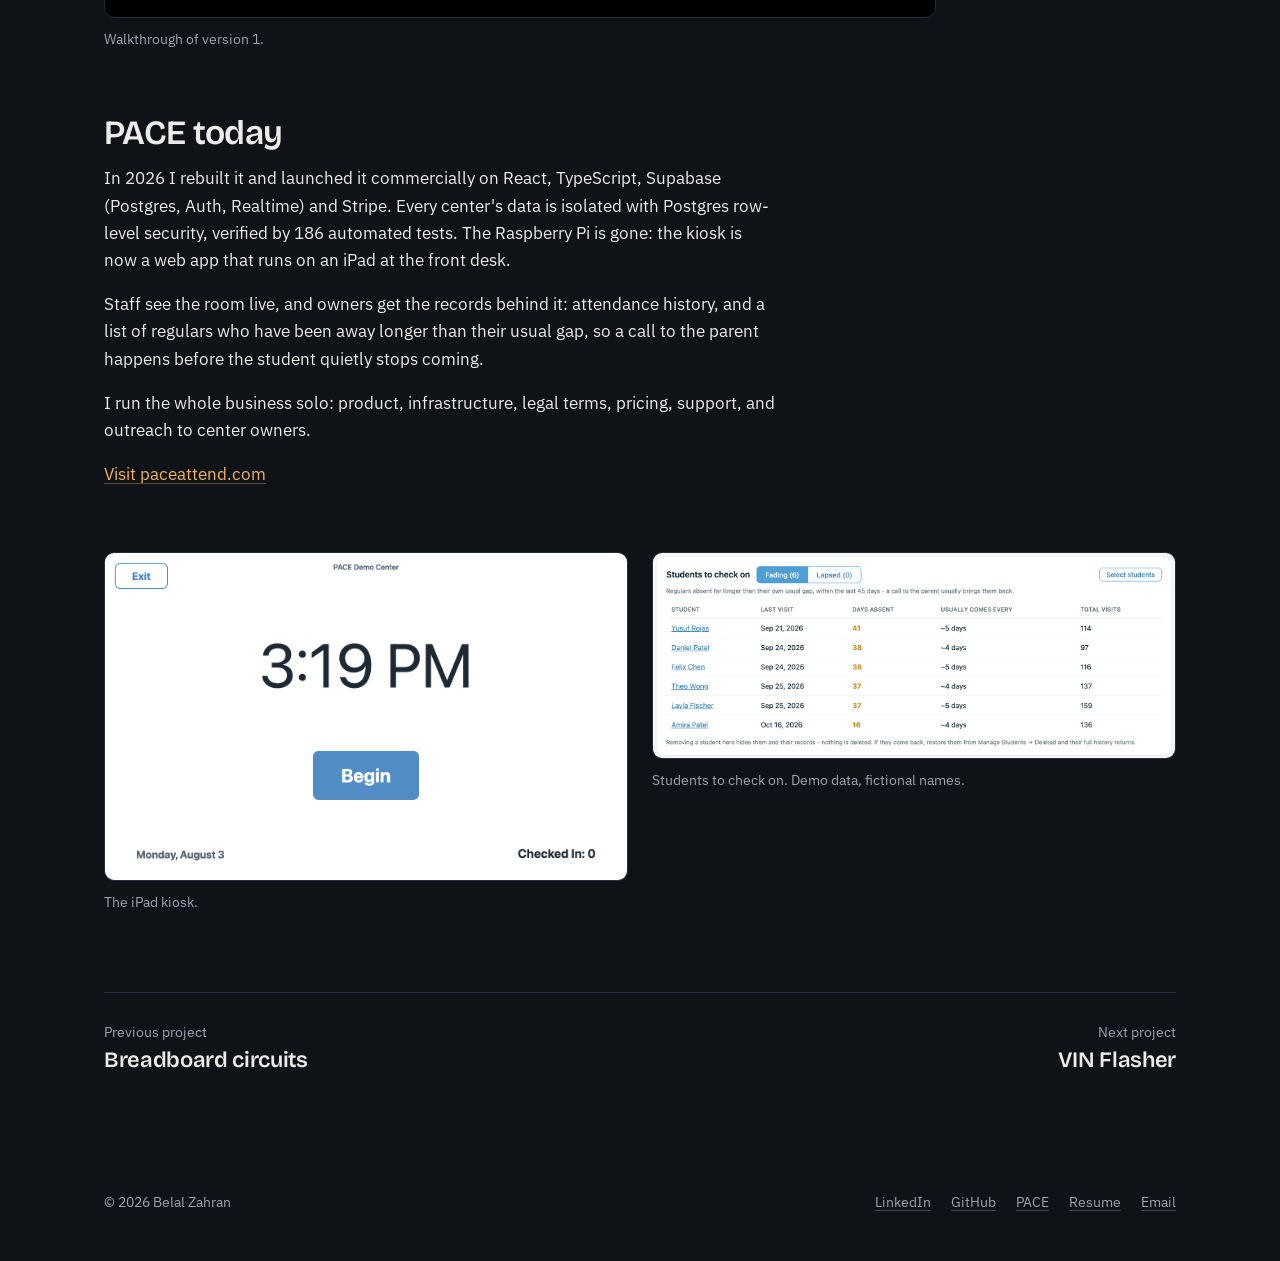
<file: pace.html>
<!DOCTYPE html>
<html lang="en">
<head>
	<meta charset="utf-8">
	<meta name="viewport" content="width=device-width, initial-scale=1">
	<title>PACE - Belal Zahran</title>
	<meta name="description" content="How PACE grew from one Raspberry Pi kiosk at one Kumon center into check-in software adopted by dozens of Kumon centers across 9 US states.">
	<meta name="author" content="Belal Zahran">
	<meta name="theme-color" content="#0f1318">
	<link rel="canonical" href="https://belalzahran.com/pace.html">
	<meta property="og:title" content="PACE - Belal Zahran">
	<meta property="og:description" content="How PACE grew from one Raspberry Pi kiosk at one Kumon center into check-in software adopted by dozens of Kumon centers across 9 US states.">
	<meta property="og:type" content="website">
	<meta property="og:url" content="https://belalzahran.com/pace.html">
	<meta property="og:image" content="https://belalzahran.com/data/pace/live-board.png">
	<link rel="icon" href="data:image/svg+xml,%3Csvg xmlns='http://www.w3.org/2000/svg' viewBox='0 0 32 32'%3E%3Crect width='32' height='32' rx='7' fill='%230f1318'/%3E%3Cpath d='M9 8h7.5a4 4 0 0 1 2.2 7.4A4.4 4.4 0 0 1 17 24H9zm3.4 3v3.6h3.7a1.8 1.8 0 0 0 0-3.6zm0 6.4V21h4.3a1.8 1.8 0 0 0 0-3.6z' fill='%23f0b35a'/%3E%3C/svg%3E">
	<link rel="preconnect" href="https://fonts.googleapis.com">
	<link rel="preconnect" href="https://fonts.gstatic.com" crossorigin>
	<link href="https://fonts.googleapis.com/css2?family=Bricolage+Grotesque:opsz,wght@12..96,500..700&family=IBM+Plex+Sans:wght@400;500;600&display=swap" rel="stylesheet">
	<link rel="stylesheet" href="css/site.css">
</head>
<body>
<a class="skip" href="#main">Skip to content</a>

<header class="wrap top">
	<a class="top__name" href="index.html">Belal Zahran</a>
	<nav class="top__nav" aria-label="Primary">
		<a href="index.html#experience">Experience</a>
		<a href="index.html#projects">Projects</a>
		<a href="index.html#workbench">Workbench</a>
		<a href="index.html#contact">Contact</a>
		<a class="top__resume" href="data/Belal_Zahran_Resume.pdf" target="_blank" rel="noopener">Resume</a>
	</nav>
</header>

<main id="main" class="wrap case">
	<a class="case__back" href="index.html#projects">All projects</a>
	<h1>PACE</h1>
	<p class="case__lead">
		Multi-tenant student check-in and attendance software for learning centers. Adopted by dozens
		of Kumon centers across 9 US states, tracking 1,200+ students and 19,000+ check-ins across its
		active centers.
	</p>
	<dl class="facts">
		<div><dt>Role</dt><dd>Founder and sole developer</dd></div>
		<div><dt>Timeline</dt><dd>Sept 2023 to present</dd></div>
		<div><dt>Stack</dt><dd>React, TypeScript, Supabase, Stripe</dd></div>
		<div><dt>Live at</dt><dd><a href="https://paceattend.com" rel="noopener">paceattend.com</a></dd></div>
	</dl>

	<figure class="block">
		<img class="shot" src="data/pace/live-board.png" alt="PACE live board listing checked-in students as colored chips grouped by 30 and 60 minute sessions" width="1600" height="1000">
		<figcaption>The live board: who is in class and for how long. Demo environment, all names are fictional.</figcaption>
	</figure>

	<div class="prose block">
		<h2>Where it started</h2>
		<p>
			I had just finished an internship at Karma Automotive, where I built a
			<a href="vinflash.html">VIN flasher</a> in Python on a touchscreen Raspberry Pi.
			When my mom told me how hard it was to keep track of attendance at her Kumon center,
			I saw a way to solve it with the same hardware, and offered to build and install it.
		</p>

		<h2>Version 1, built in my room</h2>
		<p>The first version was a two-part system, written almost entirely by hand:</p>
		<ul>
			<li>A kiosk: Python on a touchscreen Raspberry Pi, hosting MySQL</li>
			<li>A website: a Flask server and React front end for admin and rosters</li>
			<li>Backups: a Bash script over SSH, saved to my home server</li>
		</ul>
		<p>
			I mounted it on the wall of the center on January 8, 2024. It ran there for two years.
		</p>
	</div>

	<div class="gallery block">
		<figure>
			<video class="clip land" src="data/pace/install.mp4" poster="data/pace/install-poster.jpg" width="640" height="360" muted loop playsinline preload="none" data-inview aria-label="Mounting the first kiosk on the wall with a drill"></video>
			<figcaption>Install day, January 8, 2024.</figcaption>
		</figure>
		<figure>
			<img class="land" src="data/pace/install-wall.jpg" alt="Small touchscreen kiosk glowing on the wall beside a window" width="900" height="506" loading="lazy">
			<figcaption>One tablet, one center.</figcaption>
		</figure>
		<figure>
			<img class="land" src="data/pace/v1-home.jpg" alt="Version 1 kiosk screen showing a large clock and a Begin button" width="676" height="424" loading="lazy">
			<figcaption>The version 1 kiosk home screen.</figcaption>
		</figure>
		<figure>
			<img class="land" src="data/pace/v1-checkout.jpg" alt="Version 1 kiosk check-out screen with a Check Out button" width="983" height="740" loading="lazy">
			<figcaption>Checking out on version 1.</figcaption>
		</figure>
	</div>

	<figure class="block">
		<div class="video video--land">
			<script src="https://fast.wistia.com/embed/medias/xusnpz5oo1.jsonp" async></script>
			<script src="https://fast.wistia.com/assets/external/E-v1.js" async></script>
			<div class="wistia_responsive_padding" style="padding:56.25% 0 0 0;position:relative;">
				<div class="wistia_responsive_wrapper" style="height:100%;left:0;position:absolute;top:0;width:100%;">
					<div class="wistia_embed wistia_async_xusnpz5oo1 seo=true videoFoam=true" style="height:100%;position:relative;width:100%" title="Version 1 demo video">&nbsp;</div>
				</div>
			</div>
		</div>
		<figcaption>Walkthrough of version 1.</figcaption>
	</figure>

	<div class="prose block">
		<h2>PACE today</h2>
		<p>
			In 2026 I rebuilt it and launched it commercially on React, TypeScript, Supabase
			(Postgres, Auth, Realtime) and Stripe. Every center's data is isolated with Postgres
			row-level security, verified by 186 automated tests. The Raspberry Pi is gone: the kiosk
			is now a web app that runs on an iPad at the front desk.
		</p>
		<p>
			Staff see the room live, and owners get the records behind it: attendance history,
			and a list of regulars who have been away longer than their usual gap, so a call to the
			parent happens before the student quietly stops coming.
		</p>
		<p>
			I run the whole business solo: product, infrastructure, legal terms, pricing, support,
			and outreach to center owners.
		</p>
		<p><a href="https://paceattend.com" rel="noopener">Visit paceattend.com</a></p>
	</div>

	<div class="gallery block">
		<figure>
			<img src="data/pace/kiosk.png" alt="iPad kiosk screen with the time and a Begin button" width="1280" height="800" loading="lazy">
			<figcaption>The iPad kiosk.</figcaption>
		</figure>
		<figure>
			<img src="data/pace/check-on.png" alt="Table of students to check on with last visit, days absent and usual gap" width="1500" height="587" loading="lazy">
			<figcaption>Students to check on. Demo data, fictional names.</figcaption>
		</figure>
	</div>

	<nav class="pager" aria-label="More projects">
		<a href="circuits.html"><small>Previous project</small><b>Breadboard circuits</b></a>
		<a href="vinflash.html"><small>Next project</small><b>VIN Flasher</b></a>
	</nav>
</main>

<footer class="wrap foot">
	<span>&copy; 2026 Belal Zahran</span>
	<nav aria-label="Footer">
		<a href="https://www.linkedin.com/in/belal-zahran-957886210/" rel="noopener">LinkedIn</a>
		<a href="https://github.com/belalzahran" rel="noopener">GitHub</a>
		<a href="https://paceattend.com" rel="noopener">PACE</a>
		<a href="data/Belal_Zahran_Resume.pdf" target="_blank" rel="noopener">Resume</a>
		<a href="mailto:belalzahran@gmail.com">Email</a>
	</nav>
</footer>

<script src="js/site.js" defer></script>
</body>
</html>
</file>
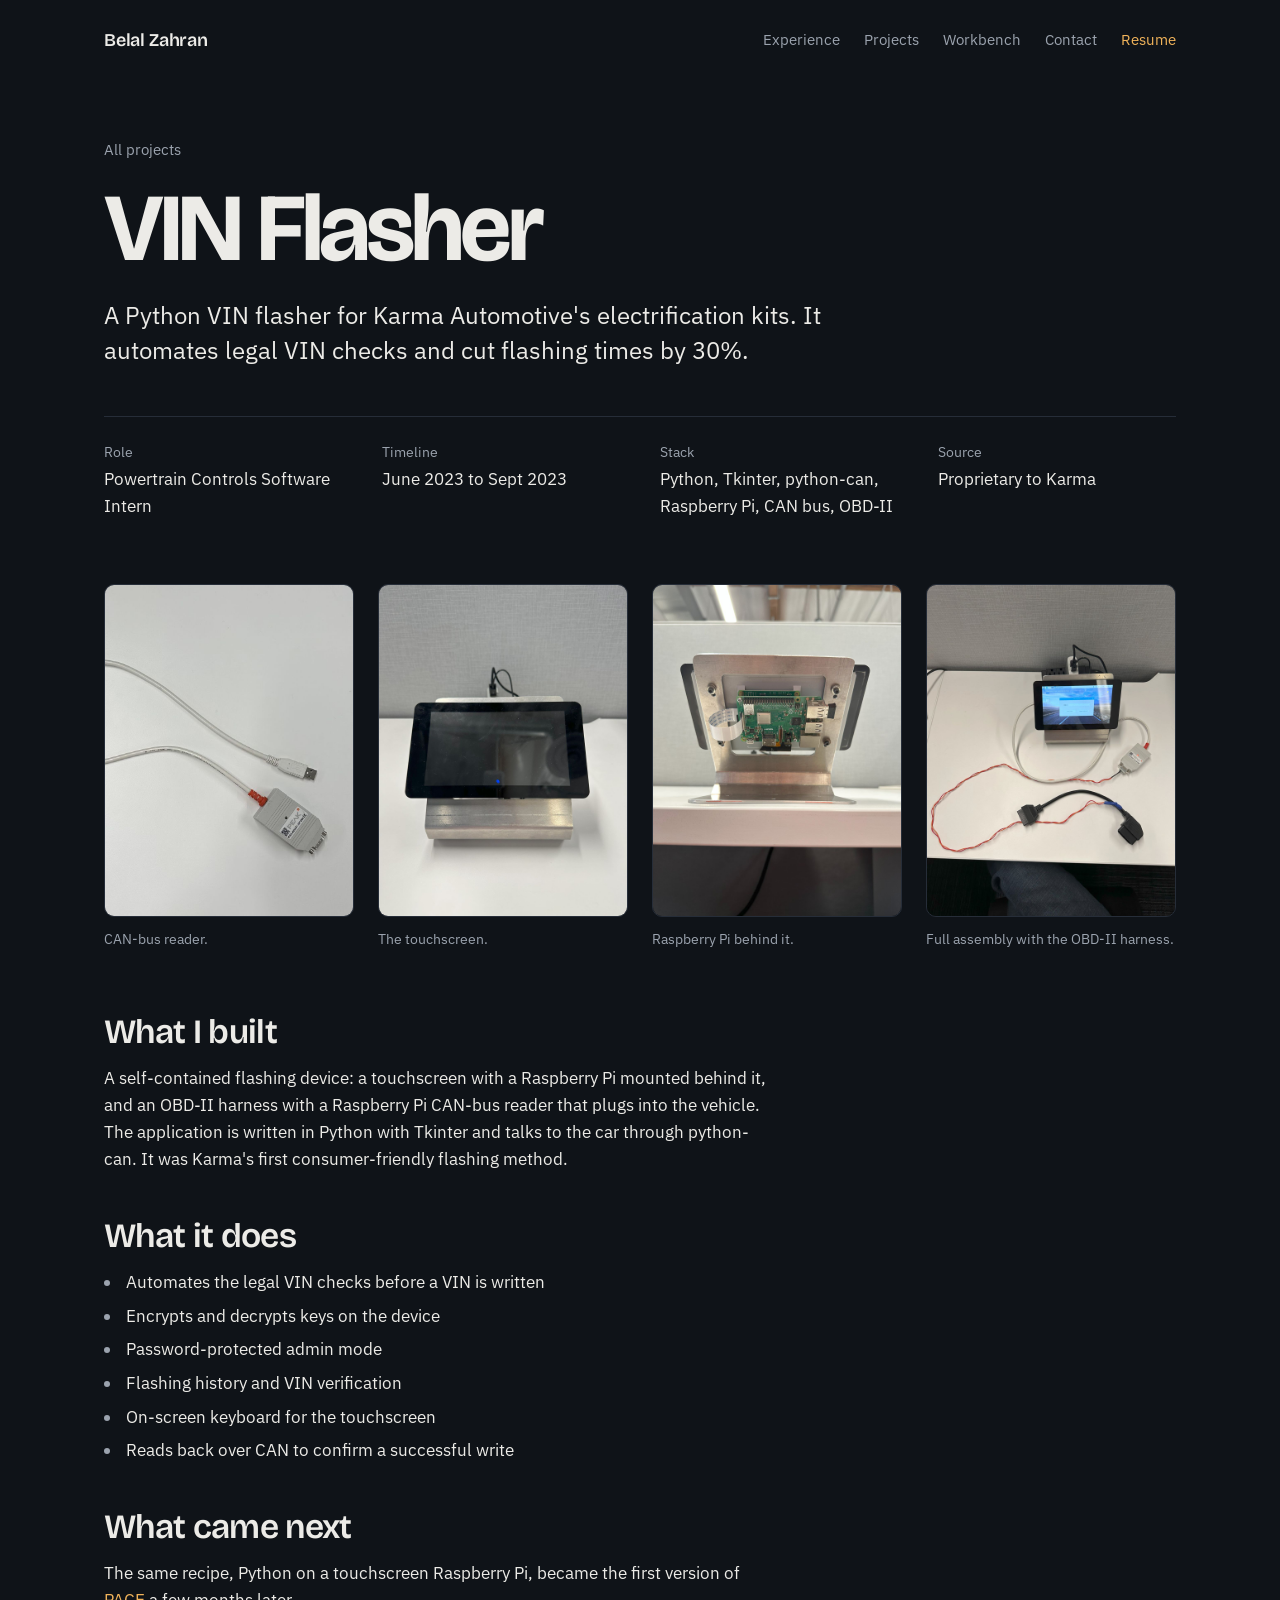
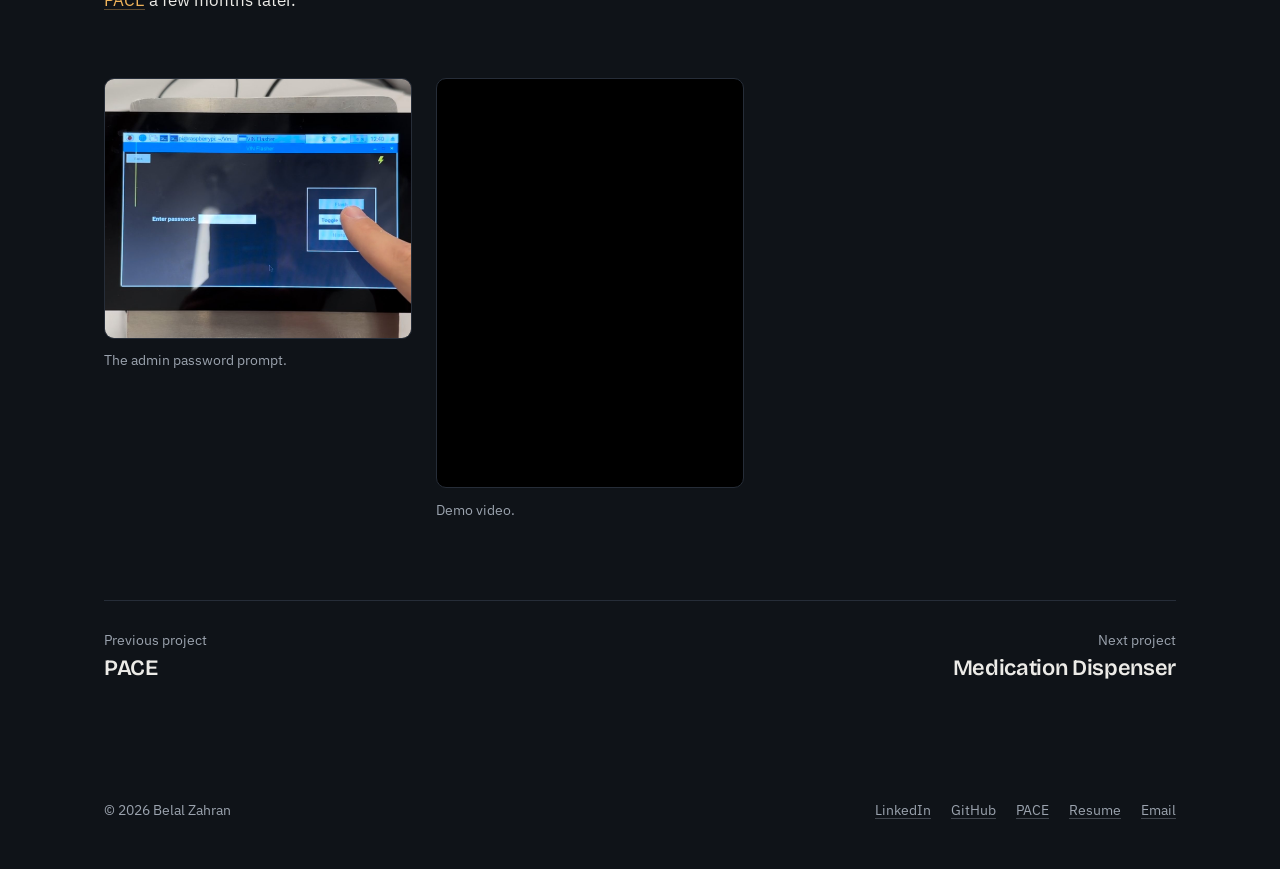
<file: vinflash.html>
<!DOCTYPE html>
<html lang="en">
<head>
	<meta charset="utf-8">
	<meta name="viewport" content="width=device-width, initial-scale=1">
	<title>VIN Flasher - Belal Zahran</title>
	<meta name="description" content="A Python VIN flasher on a touchscreen Raspberry Pi, built for Karma Automotive's electrification kits.">
	<meta name="author" content="Belal Zahran">
	<meta name="theme-color" content="#0f1318">
	<link rel="canonical" href="https://belalzahran.com/vinflash.html">
	<meta property="og:title" content="VIN Flasher - Belal Zahran">
	<meta property="og:description" content="A Python VIN flasher on a touchscreen Raspberry Pi, built for Karma Automotive's electrification kits.">
	<meta property="og:type" content="website">
	<meta property="og:url" content="https://belalzahran.com/vinflash.html">
	<meta property="og:image" content="https://belalzahran.com/data/vin/assembly.jpg">
	<link rel="icon" href="data:image/svg+xml,%3Csvg xmlns='http://www.w3.org/2000/svg' viewBox='0 0 32 32'%3E%3Crect width='32' height='32' rx='7' fill='%230f1318'/%3E%3Cpath d='M9 8h7.5a4 4 0 0 1 2.2 7.4A4.4 4.4 0 0 1 17 24H9zm3.4 3v3.6h3.7a1.8 1.8 0 0 0 0-3.6zm0 6.4V21h4.3a1.8 1.8 0 0 0 0-3.6z' fill='%23f0b35a'/%3E%3C/svg%3E">
	<link rel="preconnect" href="https://fonts.googleapis.com">
	<link rel="preconnect" href="https://fonts.gstatic.com" crossorigin>
	<link href="https://fonts.googleapis.com/css2?family=Bricolage+Grotesque:opsz,wght@12..96,500..700&family=IBM+Plex+Sans:wght@400;500;600&display=swap" rel="stylesheet">
	<link rel="stylesheet" href="css/site.css">
</head>
<body>
<a class="skip" href="#main">Skip to content</a>

<header class="wrap top">
	<a class="top__name" href="index.html">Belal Zahran</a>
	<nav class="top__nav" aria-label="Primary">
		<a href="index.html#experience">Experience</a>
		<a href="index.html#projects">Projects</a>
		<a href="index.html#workbench">Workbench</a>
		<a href="index.html#contact">Contact</a>
		<a class="top__resume" href="data/Belal_Zahran_Resume.pdf" target="_blank" rel="noopener">Resume</a>
	</nav>
</header>

<main id="main" class="wrap case">
	<a class="case__back" href="index.html#projects">All projects</a>
	<h1>VIN Flasher</h1>
	<p class="case__lead">
		A Python VIN flasher for Karma Automotive's electrification kits. It automates legal VIN
		checks and cut flashing times by 30%.
	</p>
	<dl class="facts">
		<div><dt>Role</dt><dd>Powertrain Controls Software Intern</dd></div>
		<div><dt>Timeline</dt><dd>June 2023 to Sept 2023</dd></div>
		<div><dt>Stack</dt><dd>Python, Tkinter, python-can, Raspberry Pi, CAN bus, OBD-II</dd></div>
		<div><dt>Source</dt><dd>Proprietary to Karma</dd></div>
	</dl>

	<div class="gallery gallery--4 block">
		<figure><img class="tall" src="data/vin/can-reader.jpg" alt="USB CAN-bus reader on a white desk" width="1200" height="996" style="object-position:82% center"><figcaption>CAN-bus reader.</figcaption></figure>
		<figure><img class="tall" src="data/vin/front.jpg" alt="Touchscreen on a folded aluminum stand" width="1200" height="1600"><figcaption>The touchscreen.</figcaption></figure>
		<figure><img class="tall" src="data/vin/back.jpg" alt="Raspberry Pi mounted behind the touchscreen" width="1200" height="1600"><figcaption>Raspberry Pi behind it.</figcaption></figure>
		<figure><img class="tall" src="data/vin/assembly.jpg" alt="Full assembly: touchscreen, CAN-bus reader and OBD-II connector" width="1200" height="1600" loading="lazy"><figcaption>Full assembly with the OBD-II harness.</figcaption></figure>
	</div>

	<div class="prose block">
		<h2>What I built</h2>
		<p>
			A self-contained flashing device: a touchscreen with a Raspberry Pi mounted behind it,
			and an OBD-II harness with a Raspberry Pi CAN-bus reader that plugs into the vehicle.
			The application is written in Python with Tkinter and talks to the car through
			python-can. It was Karma's first consumer-friendly flashing method.
		</p>

		<h2>What it does</h2>
		<ul>
			<li>Automates the legal VIN checks before a VIN is written</li>
			<li>Encrypts and decrypts keys on the device</li>
			<li>Password-protected admin mode</li>
			<li>Flashing history and VIN verification</li>
			<li>On-screen keyboard for the touchscreen</li>
			<li>Reads back over CAN to confirm a successful write</li>
		</ul>

		<h2>What came next</h2>
		<p>
			The same recipe, Python on a touchscreen Raspberry Pi, became the first version of
			<a href="pace.html">PACE</a> a few months later.
		</p>
	</div>

	<div class="gallery gallery--narrow block">
		<figure>
			<img src="data/vin/screen.jpg" alt="VIN flasher application asking for a password on the touchscreen" width="1179" height="997" loading="lazy">
			<figcaption>The admin password prompt.</figcaption>
		</figure>
		<figure>
			<div class="video ">
			<script src="https://fast.wistia.com/embed/medias/zh4q6clw0g.jsonp" async></script>
			<script src="https://fast.wistia.com/assets/external/E-v1.js" async></script>
			<div class="wistia_responsive_padding" style="padding:133.33% 0 0 0;position:relative;">
				<div class="wistia_responsive_wrapper" style="height:100%;left:0;position:absolute;top:0;width:100%;">
					<div class="wistia_embed wistia_async_zh4q6clw0g seo=true videoFoam=true" style="height:100%;position:relative;width:100%" title="VIN flasher demo video">&nbsp;</div>
				</div>
			</div>
		</div>
			<figcaption>Demo video.</figcaption>
		</figure>
	</div>

	<nav class="pager" aria-label="More projects">
		<a href="pace.html"><small>Previous project</small><b>PACE</b></a>
		<a href="MedicineDispenser.html"><small>Next project</small><b>Medication Dispenser</b></a>
	</nav>
</main>

<footer class="wrap foot">
	<span>&copy; 2026 Belal Zahran</span>
	<nav aria-label="Footer">
		<a href="https://www.linkedin.com/in/belal-zahran-957886210/" rel="noopener">LinkedIn</a>
		<a href="https://github.com/belalzahran" rel="noopener">GitHub</a>
		<a href="https://paceattend.com" rel="noopener">PACE</a>
		<a href="data/Belal_Zahran_Resume.pdf" target="_blank" rel="noopener">Resume</a>
		<a href="mailto:belalzahran@gmail.com">Email</a>
	</nav>
</footer>

</body>
</html>
</file>
<file: css/site.css>
/* belalzahran.com - dark rebuild, 2026-11
   Graphite blue-black, warm off-white text, one amber accent.
   Display: Bricolage Grotesque. Text: IBM Plex Sans. No build step. */

:root {
	--bg: #0f1318;
	--raised: #161b22;
	--line: #262d38;
	--text: #ecebe7;
	--muted: #9ba3ae;
	--accent: #f0b35a;
	--accent-ink: #1a1206;

	--display: "Bricolage Grotesque", "Helvetica Neue", Arial, sans-serif;
	--body: "IBM Plex Sans", -apple-system, "Segoe UI", Roboto, sans-serif;

	--page: 72rem;
	--gutter: clamp(1.25rem, 4vw, 2.5rem);
	--radius: 10px;
	color-scheme: dark;
}

*, *::before, *::after { box-sizing: border-box; }

html { -webkit-text-size-adjust: 100%; scroll-behavior: smooth; }

body {
	margin: 0;
	background: var(--bg);
	color: var(--text);
	font-family: var(--body);
	font-size: 1.0625rem;
	line-height: 1.6;
	-webkit-font-smoothing: antialiased;
	text-rendering: optimizeLegibility;
}

img, video { display: block; max-width: 100%; height: auto; }

h1, h2, h3 {
	font-family: var(--display);
	font-weight: 600;
	line-height: 1.1;
	letter-spacing: -0.02em;
	margin: 0;
	text-wrap: balance;
}

p { margin: 0 0 1em; }
p:last-child { margin-bottom: 0; }

a { color: inherit; text-decoration-color: color-mix(in srgb, currentColor 35%, transparent); text-underline-offset: 0.2em; text-decoration-thickness: 1px; }
a:hover { color: var(--accent); text-decoration-color: currentColor; }

:focus-visible { outline: 2px solid var(--accent); outline-offset: 3px; border-radius: 3px; }

::selection { background: var(--accent); color: var(--accent-ink); }

.wrap { width: 100%; max-width: var(--page); margin-inline: auto; padding-inline: var(--gutter); }

.skip {
	position: absolute; left: var(--gutter); top: -4rem;
	background: var(--accent); color: var(--accent-ink);
	padding: 0.5rem 0.9rem; border-radius: 6px; font-weight: 600; text-decoration: none; z-index: 10;
}
.skip:focus { top: 0.75rem; color: var(--accent-ink); }

/* ---------- Header ---------- */

.top { display: flex; flex-wrap: wrap; align-items: center; justify-content: space-between; gap: 0.5rem 2rem; padding-block: 1.5rem; }
.top__name { font-family: var(--display); font-weight: 600; font-size: 1.125rem; letter-spacing: -0.01em; text-decoration: none; }
.top__nav { display: flex; flex-wrap: wrap; align-items: center; gap: 0.25rem 1.5rem; font-size: 0.9375rem; }
.top__nav a { text-decoration: none; color: var(--muted); padding-block: 0.25rem; }
.top__nav a:hover, .top__nav a[aria-current="page"] { color: var(--text); }
.top__nav a.top__resume { color: var(--accent); }
@media (max-width: 30rem) { .top__nav { gap: 0.25rem 0.7rem; font-size: 0.8125rem; } }
.top__nav a.top__resume:hover { text-decoration: underline; }

/* ---------- Hero ---------- */

.hero { padding-block: clamp(2rem, 6vw, 4.5rem) clamp(3.5rem, 8vw, 6rem); }
.hero h1 {
	font-size: min(14.5vw, 11.25rem);
	font-weight: 700;
	line-height: 0.9;
	letter-spacing: -0.035em;
	white-space: nowrap;
	margin-left: -0.04em;
	text-wrap: nowrap;
}
.hero__grid { display: grid; gap: 2.5rem; margin-top: clamp(2rem, 5vw, 3.5rem); }
.hero__role { font-family: var(--display); font-size: clamp(1.375rem, 2.6vw, 1.875rem); font-weight: 500; letter-spacing: -0.015em; color: var(--accent); margin-bottom: 1rem; }
.hero__intro { font-size: clamp(1.0625rem, 1.5vw, 1.1875rem); max-width: 34em; color: var(--text); }
.hero__intro a { white-space: nowrap; }

.links { display: flex; flex-wrap: wrap; align-items: center; gap: 0.75rem 1.5rem; margin-top: 2rem; padding: 0; list-style: none; }
.links a { font-weight: 500; }

.btn {
	display: inline-block; background: var(--accent); color: var(--accent-ink);
	font-weight: 600; text-decoration: none; padding: 0.7rem 1.15rem; border-radius: 8px; line-height: 1.2;
}
.btn:hover { color: var(--accent-ink); background: #f7c57c; }

figure { margin: 0; }
figcaption { color: var(--muted); font-size: 0.875rem; line-height: 1.45; margin-top: 0.7rem; max-width: 60ch; }

.shot { border-radius: var(--radius); border: 1px solid var(--line); background: var(--raised); width: 100%; }


/* ---------- Sections ---------- */

.section { padding-block: clamp(3.5rem, 8vw, 6rem); border-top: 1px solid var(--line); }
.section > h2, .section__head h2 { font-size: clamp(2rem, 4.5vw, 3rem); }
.section__head { display: grid; gap: 1rem; margin-bottom: clamp(2rem, 5vw, 3.5rem); }
.section__head p { color: var(--muted); max-width: 38em; }
@media (min-width: 56rem) {
	.section__head { grid-template-columns: minmax(0, 1fr) minmax(0, 1.1fr); gap: 4rem; align-items: end; }
}

/* ---------- Experience ---------- */

.roles { list-style: none; margin: 0; padding: 0; }
.role { display: grid; gap: 0.5rem 2.5rem; padding-block: 2.25rem; border-top: 1px solid var(--line); }
.role:first-child { border-top: 0; padding-top: 0; }
.role:last-child { padding-bottom: 0; }
.role__when { color: var(--muted); font-size: 0.9375rem; font-variant-numeric: tabular-nums; padding-top: 0.45rem; }
.role h3 { font-size: clamp(1.5rem, 2.6vw, 1.875rem); }
.role__co { display: flex; align-items: center; gap: 0.875rem; }
.role__logo { width: 2.75rem; height: 2.75rem; flex: none; border-radius: 0.625rem; object-fit: contain; border: 1px solid var(--line); }
.role h3 a { text-decoration: none; }
.role h3 a:hover { text-decoration: underline; }
.role__title { color: var(--accent); font-weight: 500; margin: 0.35rem 0 1rem; }
.role ul { margin: 0; padding-left: 1.1rem; max-width: 46em; }
.role li { margin-bottom: 0.5rem; padding-left: 0.25rem; }
.role li::marker { color: var(--muted); }
@media (min-width: 48rem) {
	.role { grid-template-columns: 13rem minmax(0, 1fr); }
}

/* ---------- Projects ---------- */

.feature { display: grid; gap: 1.75rem; padding-block: clamp(2rem, 5vw, 3.5rem); border-top: 1px solid var(--line); align-items: center; }
.feature:first-of-type { border-top: 0; padding-top: 0; }
.feature h3 { font-size: clamp(1.75rem, 3.4vw, 2.5rem); }
.feature h3 a { text-decoration: none; }
.feature__kind { color: var(--muted); font-size: 0.9375rem; margin: 0.5rem 0 1rem; }
.feature__body p { max-width: 34em; }
.feature__more { display: flex; flex-wrap: wrap; gap: 0.5rem 1.5rem; margin-top: 1.25rem; font-weight: 500; }
.feature__more a { color: var(--accent); }
.feature__media { position: relative; }
.feature__media > a { display: block; border-radius: var(--radius); }
.feature__media img { width: 100%; border-radius: var(--radius); border: 1px solid var(--line); background: var(--raised); }
.feature__media .crop { aspect-ratio: 16 / 10; object-fit: cover; }
.feature__media .feature__logo { position: absolute; left: -0.75rem; bottom: -0.75rem; width: 3.5rem; height: 3.5rem; border-radius: 12px; border: 3px solid var(--bg); }
@media (min-width: 56rem) {
	.feature { grid-template-columns: minmax(0, 1.1fr) minmax(0, 1fr); gap: 4rem; }
	.feature--flip .feature__media { order: 2; }
}

.more { margin-top: clamp(2.5rem, 6vw, 4rem); }
.more h3 { font-size: 1.5rem; margin-bottom: 0.5rem; }
.more dl { margin: 0; display: grid; gap: 0 3rem; }
.more div { padding-block: 1.25rem; border-bottom: 1px solid var(--line); }
.more dt { font-family: var(--display); font-weight: 600; font-size: 1.1875rem; letter-spacing: -0.01em; margin-bottom: 0.3rem; }
.more dd { margin: 0; color: var(--muted); font-size: 0.9875rem; }
@media (min-width: 48rem) { .more dl { grid-template-columns: 1fr 1fr; } }

/* ---------- Workbench collage ---------- */

.board { columns: 2; column-gap: 0.75rem; }
.tile {
	display: block; break-inside: avoid; margin: 0 0 0.75rem;
	aspect-ratio: var(--w) / var(--h);
	overflow: hidden; border-radius: 6px; border: 1px solid #39424f; background: var(--raised);
}
.tile img, .tile video { width: 100%; height: 100%; object-fit: cover; }

@media (min-width: 48rem) {
	.board {
		columns: auto; position: relative; aspect-ratio: 1280 / 720; overflow: hidden; isolation: isolate;
		border-radius: var(--radius); border: 1px solid var(--line);
		background: #0b0e12;
	}
	.tile {
		position: absolute; margin: 0; aspect-ratio: auto;
		left: calc(var(--x) / 1280 * 100%);
		top: calc(var(--y) / 720 * 100%);
		width: calc(var(--w) / 1280 * 100%);
		height: calc(var(--h) / 720 * 100%);
		transform: rotate(var(--r, 0deg));
		z-index: var(--z, 1);
		border: 3px solid #e9e7e1; border-radius: 3px;
		box-shadow: 0 10px 28px rgb(0 0 0 / 0.55);
		transition: transform 0.25s ease;
	}
	.tile:hover { transform: rotate(0deg) scale(1.04); z-index: 9; }
}

.board__note { color: var(--muted); font-size: 0.875rem; margin-top: 1rem; }

/* ---------- Skills + education ---------- */

.skills { margin: 0; display: grid; }
.skills div { display: grid; gap: 0.25rem 2.5rem; padding-block: 1.1rem; border-top: 1px solid var(--line); }
.skills div:first-child { border-top: 0; padding-top: 0; }
.skills dt { color: var(--muted); }
.skills dd { margin: 0; max-width: 46em; }
@media (min-width: 48rem) { .skills div { grid-template-columns: 13rem minmax(0, 1fr); } }

.school { display: grid; gap: 0.5rem 2.5rem; }
.school h3 { font-size: clamp(1.5rem, 2.6vw, 1.875rem); }
.school p { color: var(--muted); margin: 0.35rem 0 0; }
@media (min-width: 48rem) { .school { grid-template-columns: 13rem minmax(0, 1fr); } }

/* ---------- Contact + footer ---------- */

.contact h2 { font-size: clamp(2.25rem, 6vw, 4.25rem); letter-spacing: -0.035em; max-width: 14em; }
.contact__list { list-style: none; margin: clamp(2rem, 5vw, 3rem) 0 0; padding: 0; display: grid; }
.contact__list li { border-top: 1px solid var(--line); }
.contact__list li:last-child { border-bottom: 1px solid var(--line); }
.contact__list a { display: flex; flex-wrap: wrap; justify-content: space-between; align-items: baseline; gap: 0.15rem 2rem; padding-block: 1.1rem; text-decoration: none; }
.contact__list b { font-family: var(--display); font-weight: 600; font-size: clamp(1.25rem, 2.4vw, 1.625rem); letter-spacing: -0.015em; }
.contact__list span { color: var(--muted); font-size: 0.9875rem; overflow-wrap: anywhere; }
.contact__list a:hover span { color: var(--accent); }

.foot { display: flex; flex-wrap: wrap; justify-content: space-between; gap: 0.5rem 2rem; padding-block: 2rem 3rem; color: var(--muted); font-size: 0.875rem; }
.foot nav { display: flex; flex-wrap: wrap; gap: 0.25rem 1.25rem; }

/* ---------- Project pages ---------- */

.case { padding-block: clamp(1.5rem, 5vw, 3.5rem) clamp(3rem, 7vw, 5rem); }
.case__back { color: var(--muted); font-size: 0.9375rem; text-decoration: none; }
.case h1 { font-size: clamp(2.75rem, 9vw, 6rem); font-weight: 700; letter-spacing: -0.04em; line-height: 0.95; margin-top: 1.25rem; }
.case__lead { font-size: clamp(1.1875rem, 2.2vw, 1.5rem); line-height: 1.45; max-width: 32em; margin-top: 1.5rem; }
.facts { margin: clamp(2rem, 5vw, 3rem) 0 0; display: grid; grid-template-columns: repeat(auto-fit, minmax(11rem, 1fr)); gap: 1.25rem 2.5rem; border-top: 1px solid var(--line); padding-top: 1.5rem; }
.facts dt { color: var(--muted); font-size: 0.875rem; margin-bottom: 0.15rem; }
.facts dd { margin: 0; }

.prose { max-width: 42rem; }
.prose h2 { font-size: clamp(1.625rem, 3.2vw, 2.125rem); margin: 2.75rem 0 0.9rem; }
.prose h2:first-child { margin-top: 0; }
.prose ul { padding-left: 1.1rem; margin: 0 0 1em; }
.prose li { margin-bottom: 0.4rem; padding-left: 0.25rem; }
.prose li::marker { color: var(--muted); }
.prose a { color: var(--accent); }

.block { margin-top: clamp(2.5rem, 6vw, 4rem); }
.gallery { display: grid; gap: 1rem; grid-template-columns: repeat(2, minmax(0, 1fr)); align-items: start; }
.gallery img, .gallery video { width: 100%; border-radius: var(--radius); border: 1px solid var(--line); background: var(--raised); }
.gallery .tall { aspect-ratio: 3 / 4; object-fit: cover; }
.gallery .land { aspect-ratio: 16 / 10; object-fit: cover; }
.gallery--narrow { max-width: 40rem; }
.gallery--3 { grid-template-columns: repeat(2, minmax(0, 1fr)); }
@media (min-width: 48rem) {
	.gallery { gap: 1.5rem; }
	.gallery--3 { grid-template-columns: repeat(3, minmax(0, 1fr)); }
	.gallery--4 { grid-template-columns: repeat(4, minmax(0, 1fr)); }
}
.span-2 { grid-column: span 2; }

.video { border-radius: var(--radius); overflow: hidden; border: 1px solid var(--line); background: #000; }
.video--portrait { max-width: 24rem; }
.video--land { max-width: 52rem; }
.clip { width: 100%; border-radius: var(--radius); border: 1px solid var(--line); background: #000; }

.pager { display: flex; flex-wrap: wrap; justify-content: space-between; gap: 1rem 2rem; margin-top: clamp(3rem, 7vw, 5rem); padding-top: 1.75rem; border-top: 1px solid var(--line); }
.pager a { text-decoration: none; }
.pager small { display: block; color: var(--muted); font-size: 0.875rem; }
.pager b { font-family: var(--display); font-weight: 600; font-size: 1.375rem; letter-spacing: -0.015em; }
.pager a:last-child { text-align: right; margin-left: auto; }

/* Redirect stubs */
.moved { min-height: 70vh; display: grid; place-content: center; text-align: center; gap: 1rem; padding: var(--gutter); }

@media (prefers-reduced-motion: reduce) {
	html { scroll-behavior: auto; }
	.tile { transition: none; }
}
</file>
